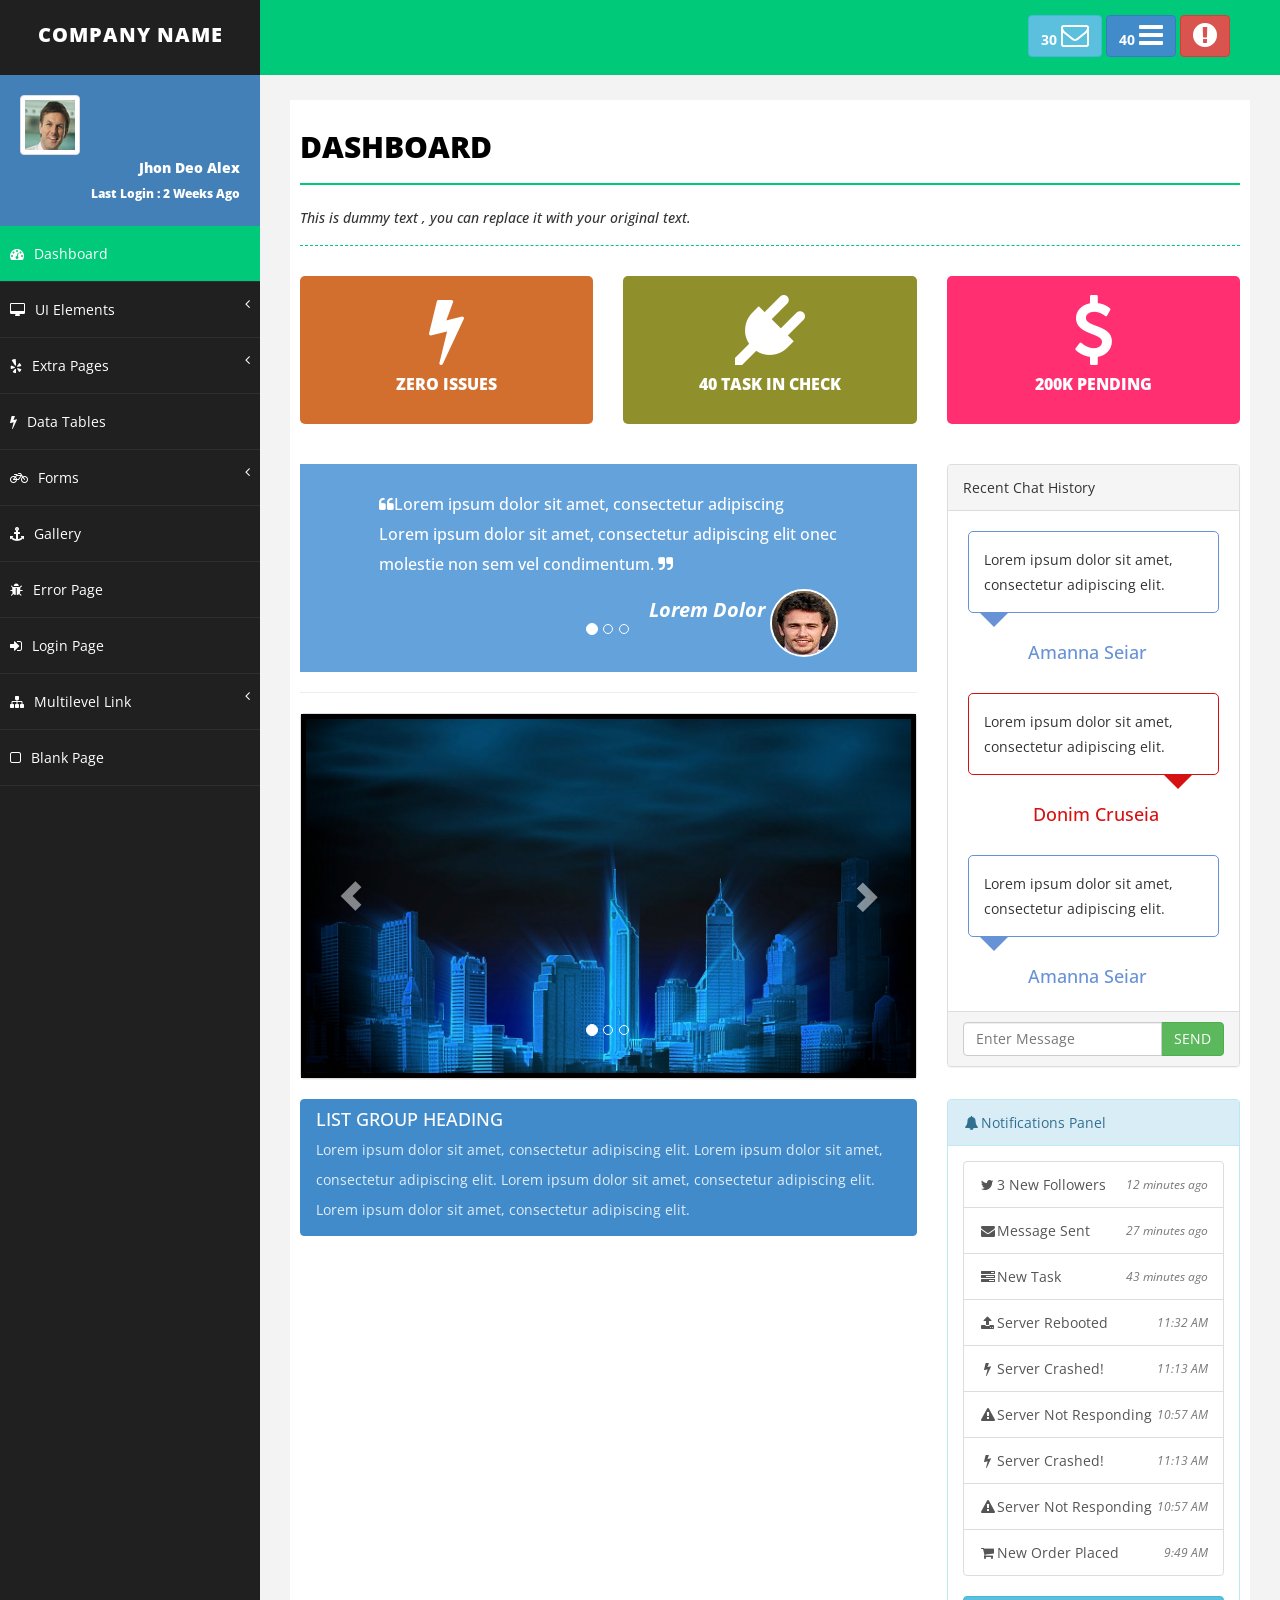
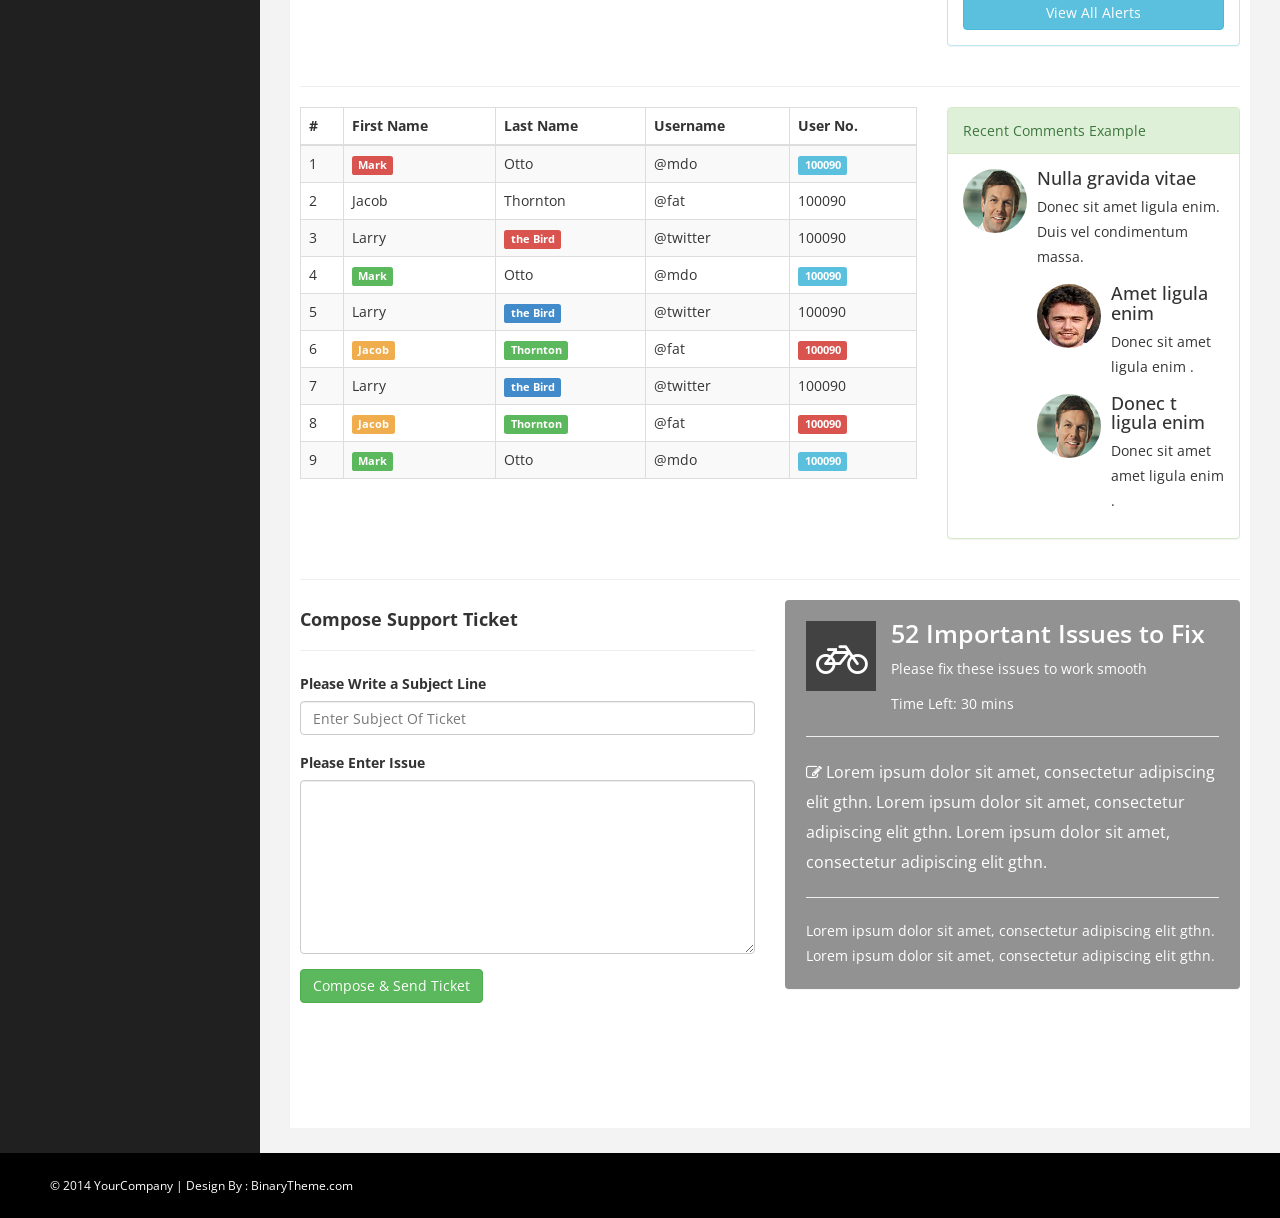
<file: TEMP/bs-advance-admin/advance-admin/index.html>
﻿<!DOCTYPE html>
<html xmlns="http://www.w3.org/1999/xhtml">
<head>
    <meta charset="utf-8" />
    <meta name="viewport" content="width=device-width, initial-scale=1.0" />
    <title>Responsive Bootstrap Advance Admin Template</title>

    <!-- BOOTSTRAP STYLES-->
    <link href="assets/css/bootstrap.css" rel="stylesheet" />
    <!-- FONTAWESOME STYLES-->
    <link href="assets/css/font-awesome.css" rel="stylesheet" />
       <!--CUSTOM BASIC STYLES-->
    <link href="assets/css/basic.css" rel="stylesheet" />
    <!--CUSTOM MAIN STYLES-->
    <link href="assets/css/custom.css" rel="stylesheet" />
    <!-- GOOGLE FONTS-->
    <link href='http://fonts.googleapis.com/css?family=Open+Sans' rel='stylesheet' type='text/css' />
</head>
<body>
    <div id="wrapper">
        <nav class="navbar navbar-default navbar-cls-top " role="navigation" style="margin-bottom: 0">
            <div class="navbar-header">
                <button type="button" class="navbar-toggle" data-toggle="collapse" data-target=".sidebar-collapse">
                    <span class="sr-only">Toggle navigation</span>
                    <span class="icon-bar"></span>
                    <span class="icon-bar"></span>
                    <span class="icon-bar"></span>
                </button>
                <a class="navbar-brand" href="index.html">COMPANY NAME</a>
            </div>

            <div class="header-right">

                <a href="message-task.html" class="btn btn-info" title="New Message"><b>30 </b><i class="fa fa-envelope-o fa-2x"></i></a>
                <a href="message-task.html" class="btn btn-primary" title="New Task"><b>40 </b><i class="fa fa-bars fa-2x"></i></a>
                <a href="login.html" class="btn btn-danger" title="Logout"><i class="fa fa-exclamation-circle fa-2x"></i></a>

            </div>
        </nav>
        <!-- /. NAV TOP  -->
        <nav class="navbar-default navbar-side" role="navigation">
            <div class="sidebar-collapse">
                <ul class="nav" id="main-menu">
                    <li>
                        <div class="user-img-div">
                            <img src="assets/img/user.png" class="img-thumbnail" />

                            <div class="inner-text">
                                Jhon Deo Alex
                            <br />
                                <small>Last Login : 2 Weeks Ago </small>
                            </div>
                        </div>

                    </li>


                    <li>
                        <a class="active-menu" href="index.html"><i class="fa fa-dashboard "></i>Dashboard</a>
                    </li>
                    <li>
                        <a href="#"><i class="fa fa-desktop "></i>UI Elements <span class="fa arrow"></span></a>
                         <ul class="nav nav-second-level">
                            <li>
                                <a href="panel-tabs.html"><i class="fa fa-toggle-on"></i>Tabs & Panels</a>
                            </li>
                            <li>
                                <a href="notification.html"><i class="fa fa-bell "></i>Notifications</a>
                            </li>
                             <li>
                                <a href="progress.html"><i class="fa fa-circle-o "></i>Progressbars</a>
                            </li>
                             <li>
                                <a href="buttons.html"><i class="fa fa-code "></i>Buttons</a>
                            </li>
                             <li>
                                <a href="icons.html"><i class="fa fa-bug "></i>Icons</a>
                            </li>
                             <li>
                                <a href="wizard.html"><i class="fa fa-bug "></i>Wizard</a>
                            </li>
                             <li>
                                <a href="typography.html"><i class="fa fa-edit "></i>Typography</a>
                            </li>
                             <li>
                                <a href="grid.html"><i class="fa fa-eyedropper "></i>Grid</a>
                            </li>
                            
                           
                        </ul>
                    </li>
                     <li>
                        <a href="#"><i class="fa fa-yelp "></i>Extra Pages <span class="fa arrow"></span></a>
                         <ul class="nav nav-second-level">
                            <li>
                                <a href="invoice.html"><i class="fa fa-coffee"></i>Invoice</a>
                            </li>
                            <li>
                                <a href="pricing.html"><i class="fa fa-flash "></i>Pricing</a>
                            </li>
                             <li>
                                <a href="component.html"><i class="fa fa-key "></i>Components</a>
                            </li>
                             <li>
                                <a href="social.html"><i class="fa fa-send "></i>Social</a>
                            </li>
                            
                             <li>
                                <a href="message-task.html"><i class="fa fa-recycle "></i>Messages & Tasks</a>
                            </li>
                            
                           
                        </ul>
                    </li>
                    <li>
                        <a href="table.html"><i class="fa fa-flash "></i>Data Tables </a>
                        
                    </li>
                     <li>
                        <a href="#"><i class="fa fa-bicycle "></i>Forms <span class="fa arrow"></span></a>
                         <ul class="nav nav-second-level">
                           
                             <li>
                                <a href="form.html"><i class="fa fa-desktop "></i>Basic </a>
                            </li>
                             <li>
                                <a href="form-advance.html"><i class="fa fa-code "></i>Advance</a>
                            </li>
                             
                           
                        </ul>
                    </li>
                      <li>
                        <a href="gallery.html"><i class="fa fa-anchor "></i>Gallery</a>
                    </li>
                     <li>
                        <a href="error.html"><i class="fa fa-bug "></i>Error Page</a>
                    </li>
                    <li>
                        <a href="login.html"><i class="fa fa-sign-in "></i>Login Page</a>
                    </li>
                    <li>
                        <a href="#"><i class="fa fa-sitemap "></i>Multilevel Link <span class="fa arrow"></span></a>
                         <ul class="nav nav-second-level">
                            <li>
                                <a href="#"><i class="fa fa-bicycle "></i>Second Level Link</a>
                            </li>
                             <li>
                                <a href="#"><i class="fa fa-flask "></i>Second Level Link</a>
                            </li>
                            <li>
                                <a href="#">Second Level Link<span class="fa arrow"></span></a>
                                <ul class="nav nav-third-level">
                                    <li>
                                        <a href="#"><i class="fa fa-plus "></i>Third Level Link</a>
                                    </li>
                                    <li>
                                        <a href="#"><i class="fa fa-comments-o "></i>Third Level Link</a>
                                    </li>

                                </ul>

                            </li>
                        </ul>
                    </li>
                   
                    <li>
                        <a href="blank.html"><i class="fa fa-square-o "></i>Blank Page</a>
                    </li>
                </ul>

            </div>

        </nav>
        <!-- /. NAV SIDE  -->
        <div id="page-wrapper">
            <div id="page-inner">
                <div class="row">
                    <div class="col-md-12">
                        <h1 class="page-head-line">DASHBOARD</h1>
                        <h1 class="page-subhead-line">This is dummy text , you can replace it with your original text. </h1>

                    </div>
                </div>
                <!-- /. ROW  -->
                <div class="row">
                    <div class="col-md-4">
                        <div class="main-box mb-red">
                            <a href="#">
                                <i class="fa fa-bolt fa-5x"></i>
                                <h5>Zero Issues</h5>
                            </a>
                        </div>
                    </div>
                    <div class="col-md-4">
                        <div class="main-box mb-dull">
                            <a href="#">
                                <i class="fa fa-plug fa-5x"></i>
                                <h5>40 Task In Check</h5>
                            </a>
                        </div>
                    </div>
                    <div class="col-md-4">
                        <div class="main-box mb-pink">
                            <a href="#">
                                <i class="fa fa-dollar fa-5x"></i>
                                <h5>200K Pending</h5>
                            </a>
                        </div>
                    </div>

                </div>
                <!-- /. ROW  -->

                <div class="row">
                    <div class="col-md-8">
                        <div class="row">
                            <div class="col-md-12">

                                <div id="reviews" class="carousel slide" data-ride="carousel">

                                    <div class="carousel-inner">
                                        <div class="item active">

                                            <div class="col-md-10 col-md-offset-1">

                                                <h4><i class="fa fa-quote-left"></i>Lorem ipsum dolor sit amet, consectetur adipiscing Lorem ipsum dolor sit amet, consectetur adipiscing elit onec molestie non sem vel condimentum. <i class="fa fa-quote-right"></i></h4>
                                                <div class="user-img pull-right">
                                                    <img src="assets/img/user.gif" alt="" class="img-u image-responsive" />
                                                </div>
                                                <h5 class="pull-right"><strong class="c-black">Lorem Dolor</strong></h5>
                                            </div>
                                        </div>
                                        <div class="item">
                                            <div class="col-md-10 col-md-offset-1">

                                                <h4><i class="fa fa-quote-left"></i>Lorem ipsum dolor sit amet, consectetur adipiscing Lorem ipsum dolor sit amet, consectetur adipiscing elit onec molestie non sem vel condimentum. <i class="fa fa-quote-right"></i></h4>
                                                <div class="user-img pull-right">
                                                    <img src="assets/img/user.png" alt="" class="img-u image-responsive" />
                                                </div>
                                                <h5 class="pull-right"><strong class="c-black">Lorem Dolor</strong></h5>
                                            </div>

                                        </div>
                                        <div class="item">
                                            <div class="col-md-10 col-md-offset-1">

                                                <h4><i class="fa fa-quote-left"></i>Lorem ipsum dolor sit amet, consectetur adipiscing  Lorem ipsum dolor sit amet, consectetur adipiscing elit onec molestie non sem vel condimentum. <i class="fa fa-quote-right"></i></h4>
                                                <div class="user-img pull-right">
                                                    <img src="assets/img/user.gif" alt="" class="img-u image-responsive" />
                                                </div>
                                                <h5 class="pull-right"><strong class="c-black">Lorem Dolor</strong></h5>
                                            </div>
                                        </div>
                                    </div>
                                    <!--INDICATORS-->
                                    <ol class="carousel-indicators">
                                        <li data-target="#reviews" data-slide-to="0" class="active"></li>
                                        <li data-target="#reviews" data-slide-to="1"></li>
                                        <li data-target="#reviews" data-slide-to="2"></li>
                                    </ol>
                                    <!--PREVIUS-NEXT BUTTONS-->

                                </div>

                            </div>

                        </div>
                        <!-- /. ROW  -->
                        <hr />

                        <div class="panel panel-default">

                            <div id="carousel-example" class="carousel slide" data-ride="carousel" style="border: 5px solid #000;">

                                <div class="carousel-inner">
                                    <div class="item active">

                                        <img src="assets/img/slideshow/1.jpg" alt="" />

                                    </div>
                                    <div class="item">
                                        <img src="assets/img/slideshow/2.jpg" alt="" />

                                    </div>
                                    <div class="item">
                                        <img src="assets/img/slideshow/3.jpg" alt="" />

                                    </div>
                                </div>
                                <!--INDICATORS-->
                                <ol class="carousel-indicators">
                                    <li data-target="#carousel-example" data-slide-to="0" class="active"></li>
                                    <li data-target="#carousel-example" data-slide-to="1"></li>
                                    <li data-target="#carousel-example" data-slide-to="2"></li>
                                </ol>
                                <!--PREVIUS-NEXT BUTTONS-->
                                <a class="left carousel-control" href="#carousel-example" data-slide="prev">
                                    <span class="glyphicon glyphicon-chevron-left"></span>
                                </a>
                                <a class="right carousel-control" href="#carousel-example" data-slide="next">
                                    <span class="glyphicon glyphicon-chevron-right"></span>
                                </a>
                            </div>
                        </div>
                    </div>
                    <!-- /.REVIEWS &  SLIDESHOW  -->
                    <div class="col-md-4">

                        <div class="panel panel-default">
                            <div class="panel-heading">
                                Recent Chat History
                            </div>
                            <div class="panel-body" style="padding: 0px;">
                                <div class="chat-widget-main">


                                    <div class="chat-widget-left">
                                        Lorem ipsum dolor sit amet, consectetur adipiscing elit.
                                    </div>
                                    <div class="chat-widget-name-left">
                                        <h4>Amanna Seiar</h4>
                                    </div>
                                    <div class="chat-widget-right">
                                        Lorem ipsum dolor sit amet, consectetur adipiscing elit.
                                    </div>
                                    <div class="chat-widget-name-right">
                                        <h4>Donim Cruseia </h4>
                                    </div>
                                    <div class="chat-widget-left">
                                        Lorem ipsum dolor sit amet, consectetur adipiscing elit.
                                    </div>
                                    <div class="chat-widget-name-left">
                                        <h4>Amanna Seiar</h4>
                                    </div>
                                    <div class="chat-widget-right">
                                        Lorem ipsum dolor sit amet, consectetur adipiscing elit.
                                    </div>
                                    <div class="chat-widget-name-right">
                                        <h4>Donim Cruseia </h4>
                                    </div>
                                </div>
                            </div>
                            <div class="panel-footer">
                                <div class="input-group">
                                    <input type="text" class="form-control" placeholder="Enter Message" />
                                    <span class="input-group-btn">
                                        <button class="btn btn-success" type="button">SEND</button>
                                    </span>
                                </div>
                            </div>
                        </div>


                    </div>
                    <!--/.Chat Panel End-->
                </div>
                <!-- /. ROW  -->


                <div class="row">

                    <div class="col-md-8">
                        <div class="list-group">
                            <a href="#" class="list-group-item active">
                                <h4 class="list-group-item-heading">LIST GROUP HEADING</h4>
                                <p class="list-group-item-text" style="line-height: 30px;">
                                    Lorem ipsum dolor sit amet, consectetur adipiscing elit.
        Lorem ipsum dolor sit amet, consectetur adipiscing elit.
        Lorem ipsum dolor sit amet, consectetur adipiscing elit.
        Lorem ipsum dolor sit amet, consectetur adipiscing elit.
                                </p>
                            </a>
                        </div>
                        <br />
                        <!-- 16:9 aspect ratio -->
                        <div class="embed-responsive embed-responsive-16by9">
                            <iframe class="embed-responsive-item" src="//www.youtube.com/embed/zpOULjyy-n8?rel=0"></iframe>
                        </div>
                    </div>
                    <div class="col-md-4">
                        <div class="panel panel-info">
                            <div class="panel-heading">
                                <i class="fa fa-bell fa-fw"></i>Notifications Panel
                            </div>

                            <div class="panel-body">
                                <div class="list-group">

                                    <a href="#" class="list-group-item">
                                        <i class="fa fa-twitter fa-fw"></i>3 New Followers
                                    <span class="pull-right text-muted small"><em>12 minutes ago</em>
                                    </span>
                                    </a>
                                    <a href="#" class="list-group-item">
                                        <i class="fa fa-envelope fa-fw"></i>Message Sent
                                    <span class="pull-right text-muted small"><em>27 minutes ago</em>
                                    </span>
                                    </a>
                                    <a href="#" class="list-group-item">
                                        <i class="fa fa-tasks fa-fw"></i>New Task
                                    <span class="pull-right text-muted small"><em>43 minutes ago</em>
                                    </span>
                                    </a>
                                    <a href="#" class="list-group-item">
                                        <i class="fa fa-upload fa-fw"></i>Server Rebooted
                                    <span class="pull-right text-muted small"><em>11:32 AM</em>
                                    </span>
                                    </a>
                                    <a href="#" class="list-group-item">
                                        <i class="fa fa-bolt fa-fw"></i>Server Crashed!
                                    <span class="pull-right text-muted small"><em>11:13 AM</em>
                                    </span>
                                    </a>
                                    <a href="#" class="list-group-item">
                                        <i class="fa fa-warning fa-fw"></i>Server Not Responding
                                    <span class="pull-right text-muted small"><em>10:57 AM</em>
                                    </span>
                                    </a>

                                    <a href="#" class="list-group-item">
                                        <i class="fa fa-bolt fa-fw"></i>Server Crashed!
                                    <span class="pull-right text-muted small"><em>11:13 AM</em>
                                    </span>
                                    </a>
                                    <a href="#" class="list-group-item">
                                        <i class="fa fa-warning fa-fw"></i>Server Not Responding
                                    <span class="pull-right text-muted small"><em>10:57 AM</em>
                                    </span>
                                    </a>
                                    <a href="#" class="list-group-item">
                                        <i class="fa fa-shopping-cart fa-fw"></i>New Order Placed
                                    <span class="pull-right text-muted small"><em>9:49 AM</em>
                                    </span>
                                    </a>
                                </div>
                                <!-- /.list-group -->
                                <a href="#" class="btn btn-info btn-block">View All Alerts</a>
                            </div>

                        </div>
                    </div>
                </div>
                <!--/.Row-->
                <hr />
                <div class="row">

                    <div class="col-md-8">

                        <div class="table-responsive">
                            <table class="table table-striped table-bordered table-hover">
                                <thead>
                                    <tr>
                                        <th>#</th>
                                        <th>First Name</th>
                                        <th>Last Name</th>
                                        <th>Username</th>
                                        <th>User No.</th>
                                    </tr>
                                </thead>
                                <tbody>
                                    <tr>
                                        <td>1</td>
                                        <td><span class="label label-danger">Mark</span></td>
                                        <td>Otto</td>
                                        <td>@mdo</td>
                                        <td><span class="label label-info">100090</span></td>
                                    </tr>
                                    <tr>
                                        <td>2</td>
                                        <td>Jacob</td>
                                        <td>Thornton</td>
                                        <td>@fat</td>
                                        <td>100090</td>
                                    </tr>
                                    <tr>
                                        <td>3</td>
                                        <td>Larry</td>
                                        <td><span class="label label-danger">the Bird</span> </td>
                                        <td>@twitter</td>
                                        <td>100090</td>
                                    </tr>
                                    <tr>
                                        <td>4</td>
                                        <td><span class="label label-success">Mark</span></td>
                                        <td>Otto</td>
                                        <td>@mdo</td>
                                        <td><span class="label label-info">100090</span></td>
                                    </tr>

                                    <tr>
                                        <td>5</td>
                                        <td>Larry</td>
                                        <td><span class="label label-primary">the Bird</span></td>
                                        <td>@twitter</td>
                                        <td>100090</td>
                                    </tr>
                                    <tr>
                                        <td>6</td>
                                        <td><span class="label label-warning">Jacob</span></td>
                                        <td><span class="label label-success">Thornton</span></td>
                                        <td>@fat</td>
                                        <td><span class="label label-danger">100090</span></td>
                                    </tr>
                                    <tr>
                                        <td>7</td>
                                        <td>Larry</td>
                                        <td><span class="label label-primary">the Bird</span></td>
                                        <td>@twitter</td>
                                        <td>100090</td>
                                    </tr>
                                    <tr>
                                        <td>8</td>
                                        <td><span class="label label-warning">Jacob</span></td>
                                        <td><span class="label label-success">Thornton</span></td>
                                        <td>@fat</td>
                                        <td><span class="label label-danger">100090</span></td>
                                    </tr>
                                    <tr>
                                        <td>9</td>
                                        <td><span class="label label-success">Mark</span></td>
                                        <td>Otto</td>
                                        <td>@mdo</td>
                                        <td><span class="label label-info">100090</span></td>
                                    </tr>
                                </tbody>
                            </table>
                        </div>




                    </div>
                    <div class="col-md-4">
                        <div class="panel panel-success">
                            <div class="panel-heading">
                                Recent Comments Example
                            </div>
                            <div class="panel-body">
                                <ul class="media-list">

                                    <li class="media">

                                        <div class="media-body">

                                            <div class="media">
                                                <a class="pull-left" href="#">
                                                    <img class="media-object img-circle img-comments" src="assets/img/user.png" />
                                                </a>
                                                <div class="media-body">
                                                    <h4 class="media-heading">Nulla gravida vitae  </h4>
                                                    Donec sit amet ligula enim. Duis vel condimentum massa.
              
              <!-- Nested media object -->
                                                    <div class="media">
                                                        <a class="pull-left" href="#">
                                                            <img class="media-object img-circle img-comments" src="assets/img/user.gif" />
                                                        </a>
                                                        <div class="media-body">
                                                            <h4 class="media-heading">Amet ligula enim</h4>
                                                            Donec sit amet ligula enim .
                                                        </div>
                                                    </div>
                                                    <div class="media">
                                                        <a class="pull-left" href="#">
                                                            <img class="media-object img-circle img-comments" src="assets/img/user.png" />
                                                        </a>
                                                        <div class="media-body">
                                                            <h4 class="media-heading">Donec t ligula enim</h4>
                                                            Donec sit amet  amet ligula enim . 
                                                        </div>
                                                    </div>
                                                </div>
                                            </div>

                                        </div>
                                    </li>

                                </ul>
                            </div>
                        </div>
                    </div>
                </div>
                <!--/.Row-->
                <hr />
                <div class="row" style="padding-bottom: 100px; `">
                    <div class="col-md-6">
                        <div id="comments-sec">
                            <h4><strong>Compose Support Ticket </strong></h4>
                            <hr />


                            <div class="form-group  ">
                                <label>Please Write a Subject Line</label>
                                <input type="text" class="form-control" required="required" placeholder="Enter Subject Of Ticket" />
                            </div>
                            <div class="form-group ">
                                <label>Please Enter Issue</label>
                                <textarea class="form-control" rows="8"></textarea>
                            </div>
                            <div class="form-group">
                                <button type="submit" class="btn btn-success">Compose &amp; Send Ticket</button>
                            </div>
                        </div>

                    </div>
                    <div class="col-md-6">
                        <div class="panel panel-back noti-box">
                            <span class="icon-box bg-color-black">
                                <i class="fa fa-bicycle"></i>
                            </span>
                            <div class="text-box">
                                <p class="main-text">52 Important Issues to Fix </p>
                                <p>Please fix these issues to work smooth</p>
                                <p>Time Left: 30 mins</p>
                                <hr />
                                <p>
                                    <span class=" color-bottom-txt"><i class="fa fa-edit"></i>
                                        Lorem ipsum dolor sit amet, consectetur adipiscing elit gthn. 
                              Lorem ipsum dolor sit amet, consectetur adipiscing elit gthn. 
                               Lorem ipsum dolor sit amet, consectetur adipiscing elit gthn.
                             
                                    </span>


                                </p>
                                <hr />
                                Lorem ipsum dolor sit amet, consectetur adipiscing elit gthn. 
                               Lorem ipsum dolor sit amet, consectetur adipiscing elit gthn.
                            </div>
                        </div>
                    </div>
                </div>
                <!--/.ROW-->

            </div>
            <!-- /. PAGE INNER  -->
        </div>
        <!-- /. PAGE WRAPPER  -->
    </div>
    <!-- /. WRAPPER  -->

    <div id="footer-sec">
        &copy; 2014 YourCompany | Design By : <a href="http://www.binarytheme.com/" target="_blank">BinaryTheme.com</a>
    </div>
    <!-- /. FOOTER  -->
    <!-- SCRIPTS -AT THE BOTOM TO REDUCE THE LOAD TIME-->
    <!-- JQUERY SCRIPTS -->
    <script src="assets/js/jquery-1.10.2.js"></script>
    <!-- BOOTSTRAP SCRIPTS -->
    <script src="assets/js/bootstrap.js"></script>
    <!-- METISMENU SCRIPTS -->
    <script src="assets/js/jquery.metisMenu.js"></script>
       <!-- CUSTOM SCRIPTS -->
    <script src="assets/js/custom.js"></script>
    


</body>
</html>
</file>
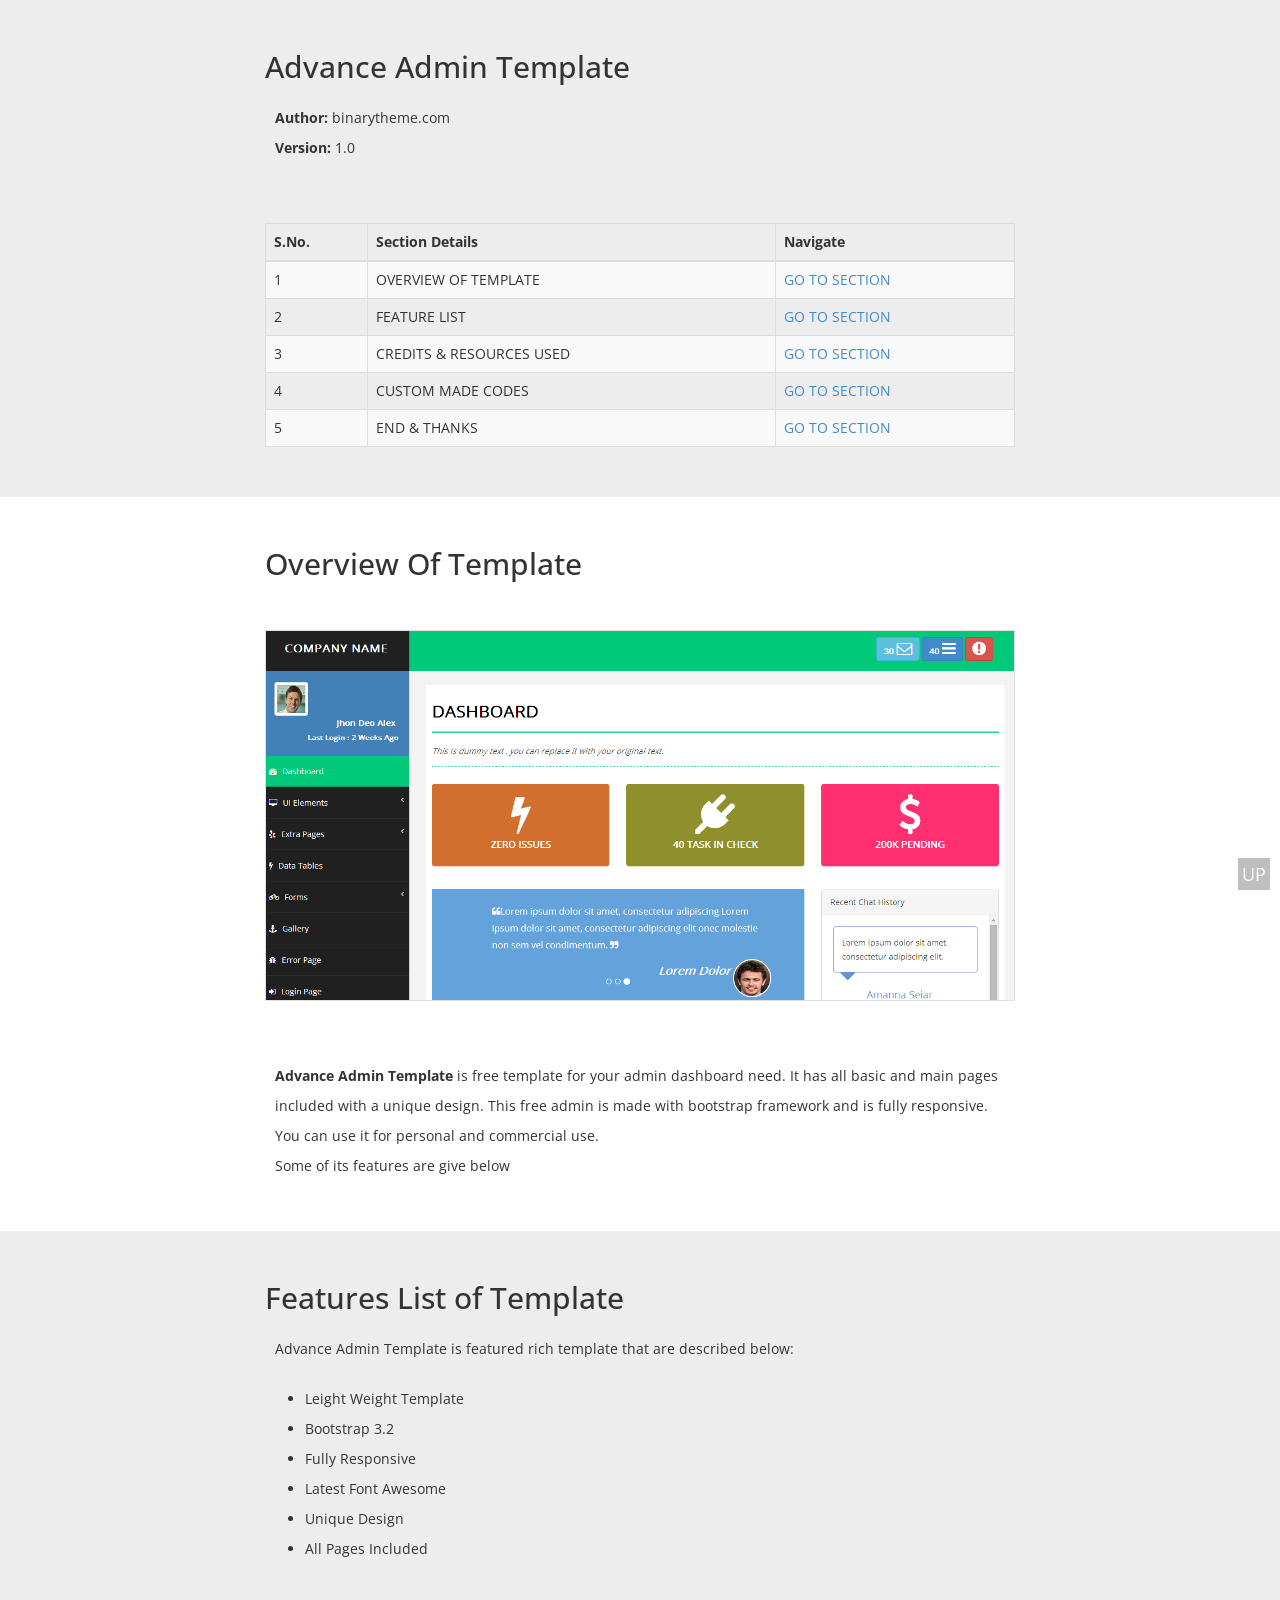
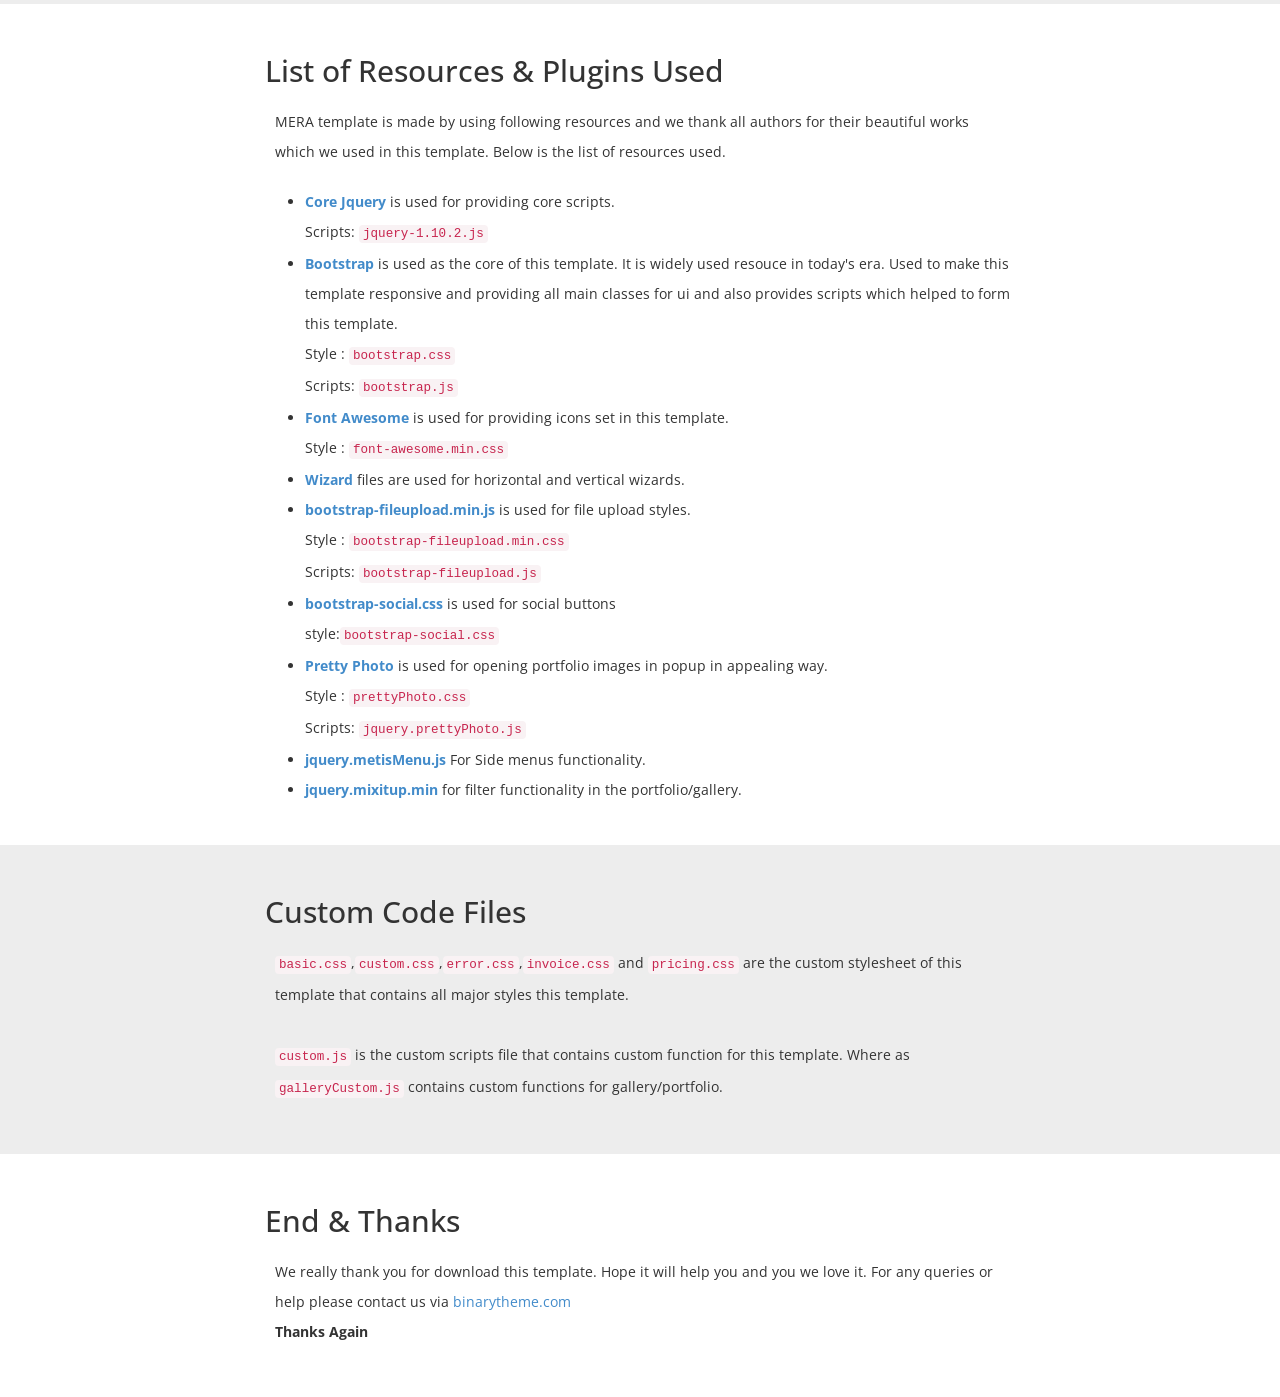
<file: TEMP/bs-advance-admin/help-docs/index.html>
﻿<!DOCTYPE html>
<html xmlns="http://www.w3.org/1999/xhtml">
<head>
    <meta charset="utf-8" />
    <meta name="viewport" content="width=device-width, initial-scale=1, maximum-scale=1" />
    <meta name="description" content="" />
    <meta name="author" content="" />
    <!--[if IE]>
        <meta http-equiv="X-UA-Compatible" content="IE=edge,chrome=1">
        <![endif]-->
    <title>ADVANCE ADMIN TEMPLATE</title>
    <!-- BOOTSTRAP CORE STYLE CSS -->
    <link href="assets/css/bootstrap.css" rel="stylesheet" />
    <!-- CUSTOM STYLE CSS -->
    <link href="assets/css/style.css" rel="stylesheet" />    
    <!-- GOOGLE FONT -->
    <link href='http://fonts.googleapis.com/css?family=Open+Sans' rel='stylesheet' type='text/css' />

</head>
<body>
    
    <section id="Intro" style="background-color:#ededed;" >
            <div class="container">
           <div class="row  " >
            <div class="col-md-8 col-md-offset-2 col-sm-10 col-sm-offset-1 col-sm-12">
                <h2>Advance Admin Template</h2>
                <p>
                 <b> Author:</b> binarytheme.com
                    <br />
                   <b> Version:</b> 1.0
                     
                    
                </p>
               <br /><br />
                <div class="table-responsive">
                                <table class="table table-striped table-bordered table-hover  scrollclass">
                                    <thead>
                                        <tr>
                                            <th>S.No.</th>
                                            <th>Section Details</th>
                                            <th>Navigate</th>
                                        </tr>
                                    </thead>
                                    <tbody>
                                        <tr>
                                            <td>1</td>
                                            <td>OVERVIEW OF TEMPLATE</td>
                                            <td><a href="#overview">GO TO SECTION</a></td>
                                        </tr>
                                        <tr>
                                            <td>2</td>
                                            <td>FEATURE LIST</td>
                                            <td><a href="#features">GO  TO SECTION</a></td>
                                        </tr>
                                       
                                         <tr>
                                            <td>3</td>
                                            <td>CREDITS &  RESOURCES USED</td>
                                            <td><a href="#resources">GO  TO SECTION</a></td>
                                        </tr>
                                         <tr>
                                            <td>4</td>
                                            <td>CUSTOM MADE CODES </td>
                                            <td><a href="#custom">GO  TO SECTION</a></td>
                                        </tr>
                                         <tr>
                                            <td>5</td>
                                            <td>END & THANKS</td>
                                            <td><a href="#end">GO  TO SECTION</a></td>
                                        </tr>
                                    </tbody>
                                </table>
                            </div>
            </div>
               
               </div>
        </div>
       </section>
        
       <section id="overview" >
            <div class="container">
           <div class="row  " >
            <div class="col-md-8 col-md-offset-2 col-sm-10 col-sm-offset-1 col-sm-12">
                <h2>Overview Of Template</h2>
                <img src="assets/img/help-img.png" alt="" class="img-responsive" style="margin-top:50px;margin-bottom:50px;border:1px solid #e1e1e1" />
                <p>
                  <b>Advance Admin Template</b> is free template for your admin dashboard need. It has all basic and main pages included with a unique design.
                    This free admin is made with bootstrap framework and is fully responsive. You can use it for personal and commercial use.
                    <br />
                    Some of its features are give below
                    
                                     
                </p>
            </div>
               
               </div>
        </div>
       </section>
        <section id="features" style="background-color:#ededed;" >
            <div class="container">
           <div class="row " >
            <div class="col-md-8 col-md-offset-2 col-sm-10 col-sm-offset-1 col-sm-12">
                <h2>Features List of Template</h2>
                <p>
                  Advance Admin Template is featured rich template that are described below: 

                </p>
                <ul>
                     <li>
                        Leight Weight Template
                    </li>
                     <li>
                        Bootstrap 3.2
                    </li>
                     
                   
                                           <li>
                      Fully Responsive
                    </li>
                      <li>
                      Latest Font Awesome
                    </li>
                     <li>
                      Unique Design
                    </li>
                     <li>
                      All Pages Included
                    </li>
                </ul>
            </div>
               
               </div>
        </div>
        </section>
         
    <section id="resources" style="background-color:#fff;" >
            <div class="container">
           <div class="row " >
            <div class="col-md-8 col-md-offset-2 col-sm-10 col-sm-offset-1 col-sm-12">
                <h2>List of Resources & Plugins Used</h2>
                <p>
                 MERA template is made by using following resources and we thank all authors for their beautiful works which we used in this template.
                    Below is the list of resources used. 

                </p>
                <ul>
                      <li>
                       <b><a target="_blank" href="http://jquery.com/">Core Jquery</a>  </b> is used for providing core scripts.
                         <br />
                            Scripts: <code>jquery-1.10.2.js</code>
                    </li>
                     <li>
                       <b><a target="_blank" href="http://getbootstrap.com/">Bootstrap</a>  </b> is used as the core of this template. 
                         It is widely used resouce in today's era. Used to make this template responsive and providing all main 
                         classes for ui and also provides scripts which helped to form this template.
                         <br />
                         Style : <code>bootstrap.css</code>
                         <br />
                         Scripts: <code>bootstrap.js</code>
                    </li>
                     <li>
                       <b><a target="_blank" href="http://fortawesome.github.io/Font-Awesome/">Font Awesome</a>  </b> is used for providing icons set in this template.
                         <br />
                         Style : <code>font-awesome.min.css</code>
                       
                    </li>
                    <li>
                       <b><a target="_blank" href="http://www.jquery-steps.com/Examples">Wizard</a>  </b> files are used for horizontal and vertical wizards.
                        
                       
                    </li>
                     <li>
                       <b><a target="_blank" href="http://code.google.com/p/motech/source/browse/platform/server-bundle/src/main/resources/webapp/lib/bootstrap/bootstrap-fileupload.min.js?spec=svn99251bc5964f456b836722b05361749ba31028e2&r=99251bc5964f456b836722b05361749ba31028e2">bootstrap-fileupload.min.js</a>  </b> is used for file upload styles.
                         <br />
                         Style : <code>bootstrap-fileupload.min.css</code>
                         <br />
                       Scripts: <code>bootstrap-fileupload.js</code>
                    </li>
                      <li>
                       <b><a target="_blank" href="http://lipis.github.io/bootstrap-social/">bootstrap-social.css</a>  </b> is used for social buttons
                      <br />
                           style:<code>bootstrap-social.css</code>
                    </li>
                                          
                      <li>
                       <b><a target="_blank" href="https://github.com/scaron/prettyphoto">Pretty Photo</a>  </b> is used for opening portfolio images in popup in appealing way.
                         <br />
                         Style : <code>prettyPhoto.css</code>
                       <br />
                         Scripts: <code>jquery.prettyPhoto.js</code>
                    </li>
                      <li>
                       <b><a target="_blank" href="https://github.com/onokumus/metisMenu">jquery.metisMenu.js</a>  </b> For Side menus functionality.
                        
                    </li>
                    
                     <li>
                       <b><a target="_blank" href="https://mixitup.kunkalabs.com/">jquery.mixitup.min</a>  </b> for filter functionality in the portfolio/gallery.
                        
                    </li>
                </ul>
            </div>
               
               </div>
        </div>
        </section>
    <section id="custom" style="background-color:#ededed;" >
            <div class="container">
           <div class="row " >
            <div class="col-md-8 col-md-offset-2 col-sm-10 col-sm-offset-1 col-sm-12">
                <h2>Custom Code Files</h2>
                <p>
                  <code>basic.css</code>,<code>custom.css</code>,<code>error.css</code>,<code>invoice.css</code> and <code>pricing.css</code> are the  custom stylesheet of this template that contains all major styles this template.
                </p>
                

               <p>
                  <code>custom.js</code> is the custom scripts file that contains custom function for this template. Where as <code>galleryCustom.js</code> contains custom functions for gallery/portfolio.
                </p>
                
            </div>
               
               </div>
        </div>
        </section>
    <section id="end" style="background-color:#fff;" >
            <div class="container">
           <div class="row " >
            <div class="col-md-8 col-md-offset-2 col-sm-10 col-sm-offset-1 col-sm-12">
                <h2>End & Thanks</h2>
                <p>
                 We really thank you for download this template. Hope it will help you and you we love it. For any queries or help please contact us via <a target="_blank" href="http://www.binarytheme.com/">binarytheme.com</a>
                    <br />
                  <b>Thanks Again</b>  
                </p>
            
            </div>
               
               </div>
        </div>
        </section>
    <div class="scrollclass">

      
    <a href="#Intro" class="scrollup">UP</a>
          </div>
     <!--END SCROLLUP LINK SECTION-->
    <!-- JAVASCRIPT FILES PLACED AT THE BOTTOM TO REDUCE THE LOADING TIME  -->
    <!-- CORE JQUERY  -->
    <script src="assets/plugins/jquery-1.10.2.js"></script>
    <!-- BOOTSTRAP SCRIPTS  -->
    <script src="assets/plugins/bootstrap.js"></script>
     <!-- EASING SCROLL SCRIPTS PLUGIN  -->
    <script src="assets/plugins/jquery.easing.min.js"></script>
    <script>
         <!-- CUSTOM SCROLL SCRIPT FUNCTION FOR NAVBAR  -->
        $(function () {
            $('.scrollclass a').bind('click', function (event) { //just pass scrollclass in design and start scrolling
                var $anchor = $(this);
                $('html, body').stop().animate({
                    scrollTop: $($anchor.attr('href')).offset().top
                }, 1200, 'easeInOutExpo');
                event.preventDefault();
            });
        });
       
    </script>
</body>
</html>
</file>
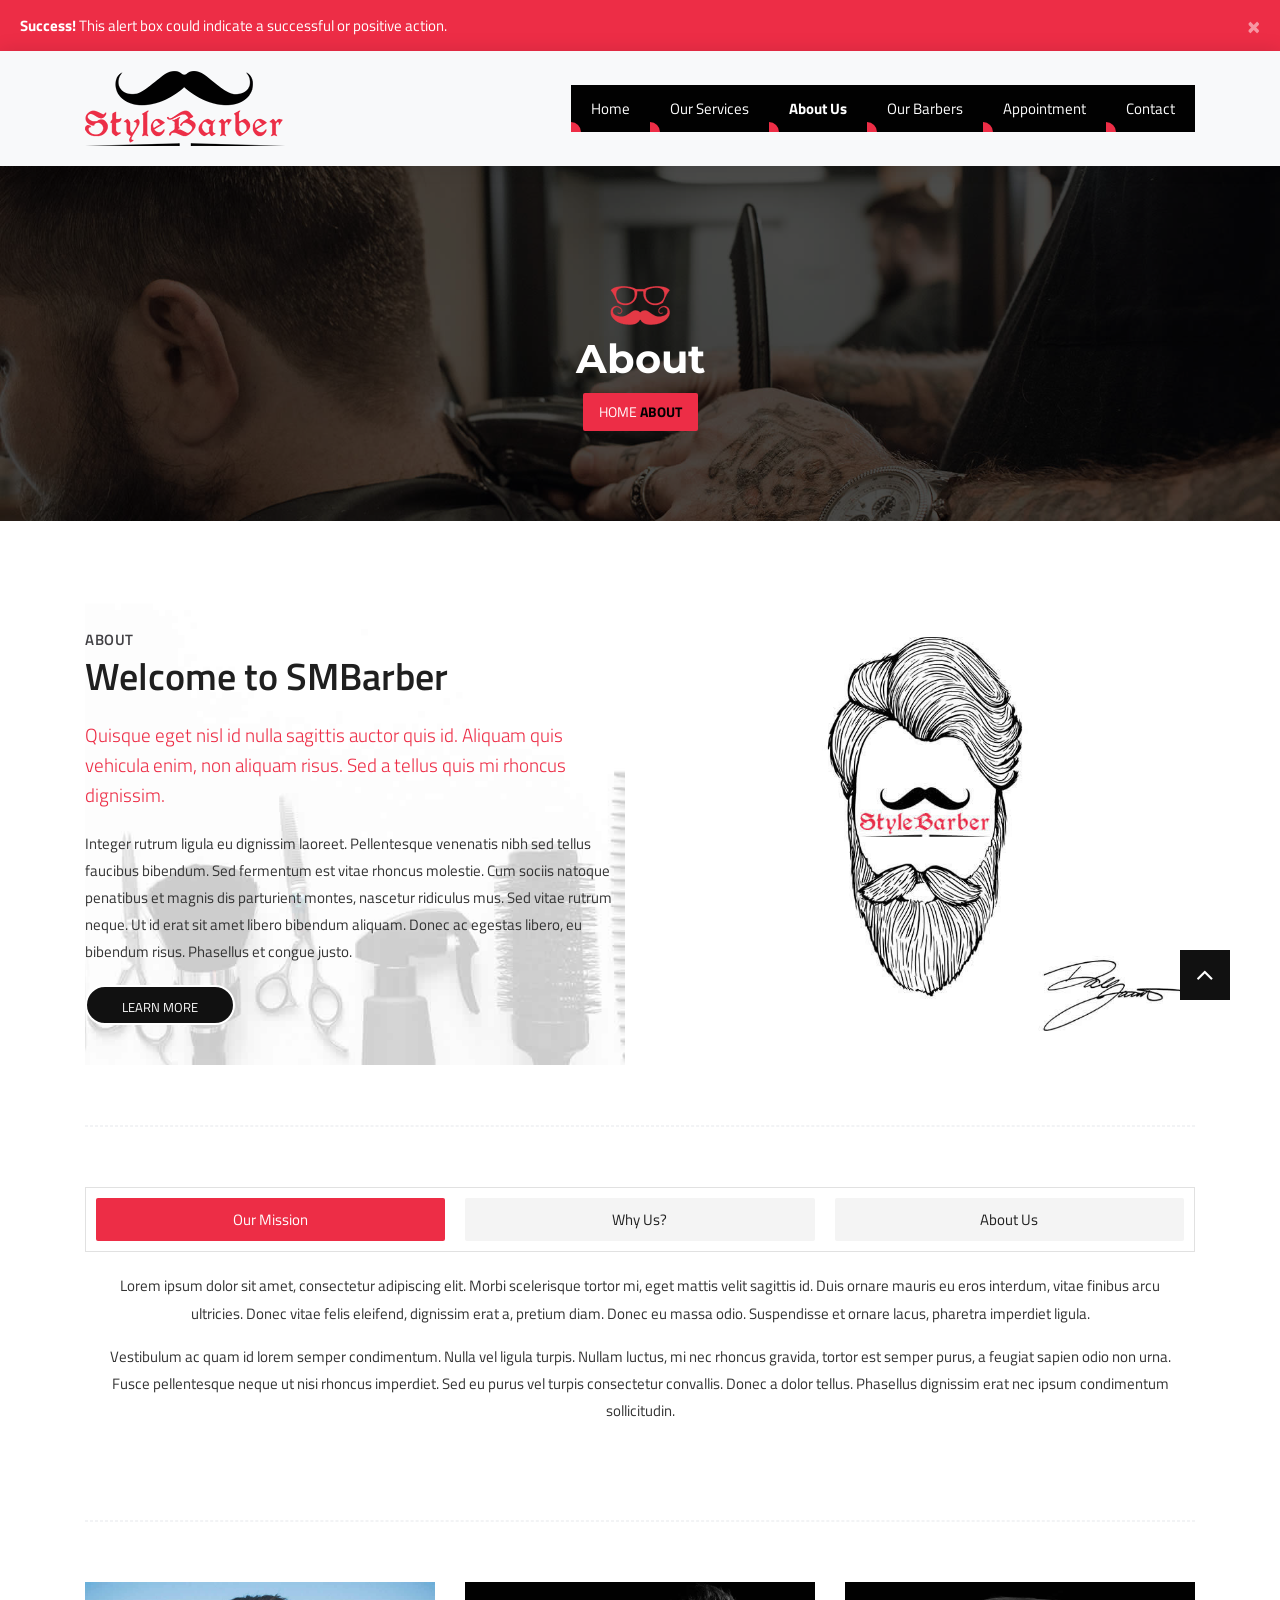
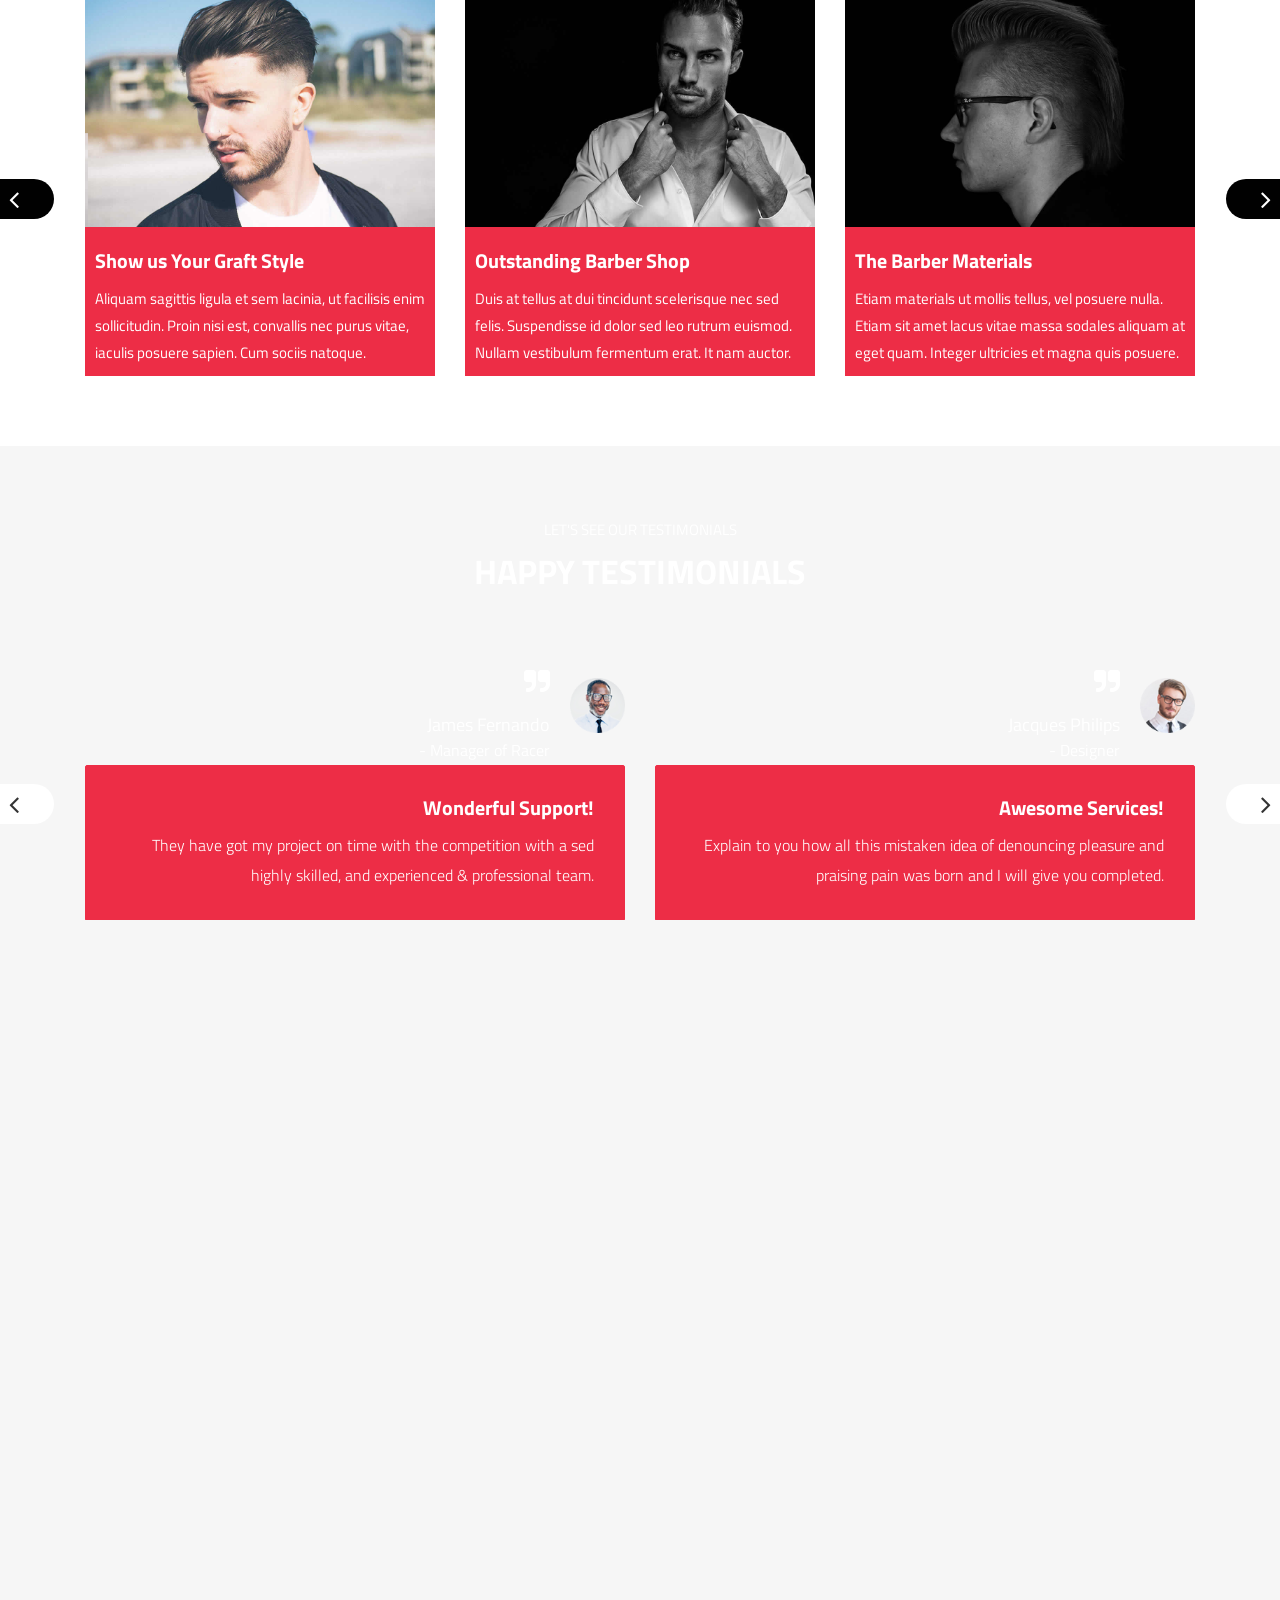
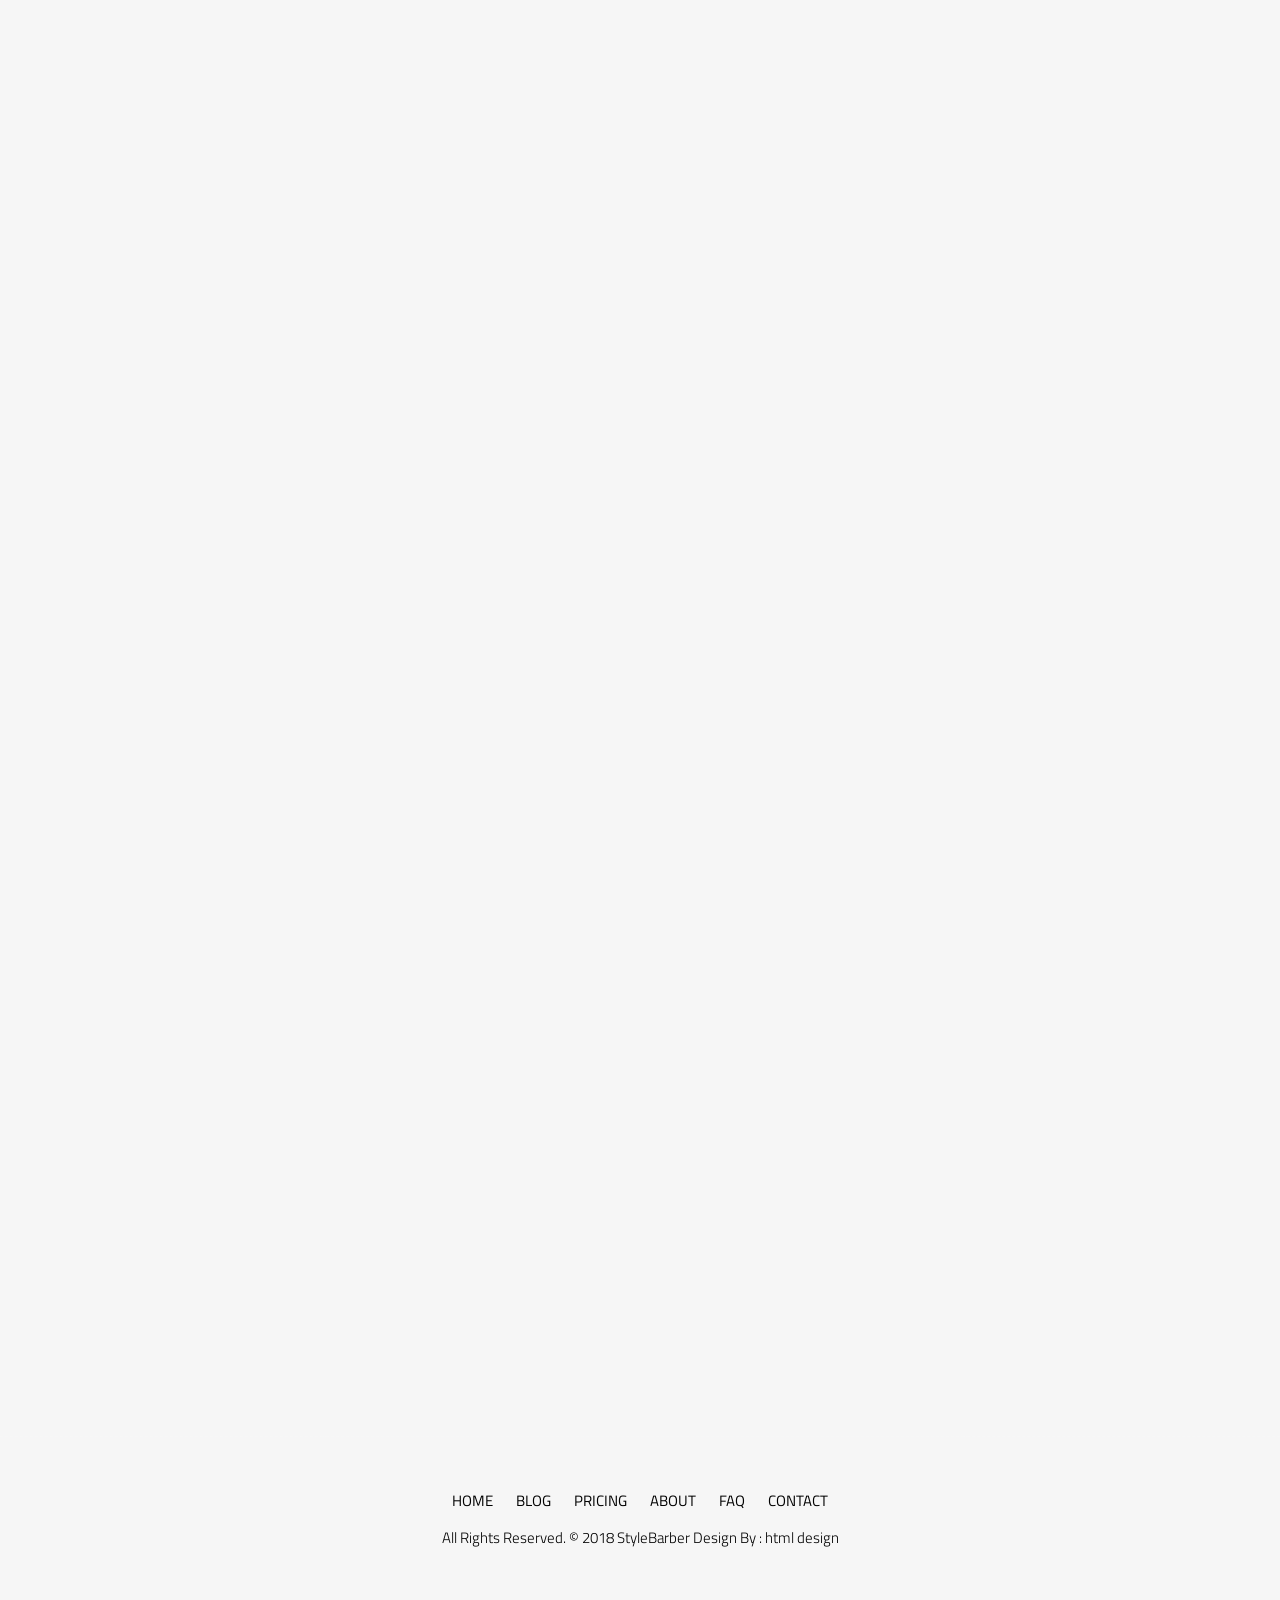
<file: TEMP/style-barber/about.html>
<!DOCTYPE html>
<html lang="en">

    <!-- Basic -->
    <meta charset="utf-8">
    <meta http-equiv="X-UA-Compatible" content="IE=edge">   
   
    <!-- Mobile Metas -->
    <meta name="viewport" content="width=device-width, minimum-scale=1.0, maximum-scale=1.0, user-scalable=no">
 
     <!-- Site Metas -->
    <title>StyleBarber - Bootstrap 4 Responsive HTML5 Template</title>  
    <meta name="keywords" content="">
    <meta name="description" content="">
    <meta name="author" content="">

    <!-- Site Icons -->
    <link rel="shortcut icon" href="images/favicon.ico" type="image/x-icon" />
    <link rel="apple-touch-icon" href="images/apple-touch-icon.png">

    <!-- Bootstrap CSS -->
    <link rel="stylesheet" href="css/bootstrap.min.css">
    <!-- Site CSS -->
    <link rel="stylesheet" href="style.css">
    <!-- ALL VERSION CSS -->
    <link rel="stylesheet" href="css/versions.css">
    <!-- Responsive CSS -->
    <link rel="stylesheet" href="css/responsive.css">
    <!-- Custom CSS -->
    <link rel="stylesheet" href="css/custom.css">

    <!--[if lt IE 9]>
      <script src="https://oss.maxcdn.com/libs/html5shiv/3.7.0/html5shiv.js"></script>
      <script src="https://oss.maxcdn.com/libs/respond.js/1.4.2/respond.min.js"></script>
    <![endif]-->

</head>
<body class="barber_version">

    <!-- LOADER -->
    <div id="preloader">
        <div class="cube-wrapper">
		  <div class="cube-folding">
			<span class="leaf1"></span>
			<span class="leaf2"></span>
			<span class="leaf3"></span>
			<span class="leaf4"></span>
		  </div>
		  <div class="mus">
			<img src="images/lode-img.png" alt="" />
		  </div>
		  <span class="loading" data-name="Loading">SMBarber Loading</span>
		</div>
    </div><!-- end loader -->
    <!-- END LOADER -->

	<div class="top-add alert alert-light alert-dismissible">
		<button type="button" class="close" data-dismiss="alert">&times;</button>
		<strong>Success!</strong> This alert box could indicate a successful or positive action.
	</div>
    <!-- Start header -->
	<header class="top-navbar">
		<nav class="navbar navbar-expand-lg navbar-light bg-light">
			<div class="container">
				<a class="navbar-brand" href="index.html">
					<img src="images/logo.png" alt="" />
				</a>
				<button class="navbar-toggler collapsed" type="button" data-toggle="collapse" data-target="#navbars-rs-food" aria-controls="navbars-rs-food" aria-expanded="false" aria-label="Toggle navigation">
					<span class="icon-bar top-bar"></span>
					<span class="icon-bar middle-bar"></span>
					<span class="icon-bar bottom-bar"></span>
				</button>
				<div class="collapse navbar-collapse" id="navbars-rs-food">
					<ul class="navbar-nav ml-auto">
						<li class="nav-item"><a class="nav-link" href="index.html">Home</a></li>
						<li class="nav-item"><a class="nav-link" href="services.html">Our Services</a></li>
						<li class="nav-item active"><a class="nav-link" href="about.html">About Us</a></li>
						<li class="nav-item"><a class="nav-link" href="barbers.html">Our Barbers</a></li>
						<li class="nav-item"><a class="nav-link" href="appointment.html">Appointment</a></li>
						<li class="nav-item"><a class="nav-link" href="contact.html">Contact</a></li>
					</ul>
				</div>
			</div>
		</nav>
	</header>
	<!-- End header -->

	<!-- Page Content -->
	<div id="page-content-wrapper">		
		<div class="all-page-bar">
			<div class="container">
				<div class="row">
					<div class="col-xs-12 col-sm-12 col-md-12">
						<div class="title title-1 text-center">
							<div class="much">
								<img src="uploads/mustache.png" alt=""/>
							</div>
							
							<div class="title--heading">
								<h1>About</h1>
							</div>
							<div class="clearfix"></div>
							
							<ol class="breadcrumb">
								<li><a href="index-3.html">Home</a></li>
								<li class="active">About</li>
							</ol>
						</div>
						<!-- .title end -->
					</div>
				</div>
			</div>
		</div><!-- end all-page-bar -->

		<div class="section wb">
			<div class="container">
				<div class="row align-items-center">
					<div class="col-md-6 text-left">
						<div class="message-box">
							<h4>About</h4>
							<h2>Welcome to SMBarber</h2>
							<p class="lead">Quisque eget nisl id nulla sagittis auctor quis id. Aliquam quis vehicula enim, non aliquam risus. Sed a tellus quis mi rhoncus dignissim.</p>

							<p> Integer rutrum ligula eu dignissim laoreet. Pellentesque venenatis nibh sed tellus faucibus bibendum. Sed fermentum est vitae rhoncus molestie. Cum sociis natoque penatibus et magnis dis parturient montes, nascetur ridiculus mus. Sed vitae rutrum neque. Ut id erat sit amet libero bibendum aliquam. Donec ac egestas libero, eu bibendum risus. Phasellus et congue justo. </p>

							<a href="#services" data-scroll class="btn btn-light btn-radius btn-brd grd1 effect-1">Learn More</a>
						</div><!-- end messagebox -->
					</div><!-- end col -->
					<div class="col-md-6 text-center">
						<div class="right-box">
							<img class="img-fluid" src="uploads/about-img.jpg" alt="" />
						</div>
					</div><!-- end col -->
				</div><!-- end row -->
				
				<hr class="hr1"> 
				
				<div class="row">
					<div class="col-md-12">
						<div class="about-tab">
							<ul class="nav nav-pills nav-justified" id="myTab" role="tablist">
								<li class="nav-item"><a class="nav-link active" href="#tab_a" data-toggle="tab">Our Mission</a></li>
								<li class="nav-item"><a class="nav-link" href="#tab_b" data-toggle="tab">Why Us?</a></li>
								<li class="nav-item"><a class="nav-link" href="#tab_c" data-toggle="tab">About Us</a></li>								
							</ul>
							<div class="tab-content">
								<div class="tab-pane fade show active" id="tab_a">
									<p>Lorem ipsum dolor sit amet, consectetur adipiscing elit. Morbi scelerisque tortor mi, eget mattis velit sagittis id. Duis ornare mauris eu eros interdum, vitae finibus arcu ultricies. Donec vitae felis eleifend, dignissim erat a, pretium diam. Donec eu massa odio. Suspendisse et ornare lacus, pharetra imperdiet ligula.</p>
									<p>Vestibulum ac quam id lorem semper condimentum. Nulla vel ligula turpis. Nullam luctus, mi nec rhoncus gravida, tortor est semper purus, a feugiat sapien odio non urna. Fusce pellentesque neque ut nisi rhoncus imperdiet. Sed eu purus vel turpis consectetur convallis. Donec a dolor tellus. Phasellus dignissim erat nec ipsum condimentum sollicitudin. </p>
								</div>
								<div class="tab-pane fade" id="tab_b">
									<p>There are many variations of passages of Lorem Ipsum available, but the majority have suffered alteration in some form, by injected humour, or randomised words which don't look even slightly believable. If you are going to use a passage of Lorem Ipsum, you need to be sure there isn't anything embarrassing hidden in the middle of text.</p>
									<ul>
										<li><i class="fa fa-circle-o" aria-hidden="true"></i>User Experince</li>
										<li><i class="fa fa-circle-o" aria-hidden="true"></i>Full Devices</li>
										<li><i class="fa fa-circle-o" aria-hidden="true"></i>Awesome Design</li>
										<li><i class="fa fa-circle-o" aria-hidden="true"></i>Visual Impact</li>
										<li><i class="fa fa-circle-o" aria-hidden="true"></i>100% Sincronized</li>
										<li><i class="fa fa-circle-o" aria-hidden="true"></i>Custom Support</li>
									</ul>
								</div>
								<div class="tab-pane fade" id="tab_c">
									<p>There are many variations of passages of Lorem Ipsum available, but the majority have suffered alteration in some form, by injected humour, or randomised words which don't look even slightly believable. If you are going to use a passage of Lorem Ipsum, you need to be sure there isn't anything embarrassing hidden in the middle of text.</p>
								</div>
							</div><!-- tab content -->
						</div>
					</div><!-- end col -->
				</div><!-- end row -->
				
				<hr class="hr1"> 

				<div class="row text-center">
					<div class="col-lg-12">
						<div class="owl-services owl-carousel owl-theme">
							
						   <div class="service-widget">
								<div class="post-media wow fadeIn">
									<a href="uploads/barber_01.jpg" data-rel="prettyPhoto[gal]" class="hoverbutton global-radius"><i class="flaticon-unlink"></i></a>
									<img src="uploads/barber_01.jpg" alt="" class="img-responsive img-rounded">
								</div>
								<div class="dit-box">
									<h3>Show us Your Graft Style</h3>
									<p>Aliquam sagittis ligula et sem lacinia, ut facilisis enim sollicitudin. Proin nisi est, convallis nec purus vitae, iaculis posuere sapien. Cum sociis natoque.</p>
								</div>
							</div><!-- end service -->
							
							<div class="service-widget">
								<div class="post-media wow fadeIn">
									<a href="uploads/barber_02.jpg" data-rel="prettyPhoto[gal]" class="hoverbutton global-radius"><i class="flaticon-unlink"></i></a>
									<img src="uploads/barber_02.jpg" alt="" class="img-responsive img-rounded">
								</div>
								<div class="dit-box">
									<h3>Outstanding Barber Shop</h3>
									<p>Duis at tellus at dui tincidunt scelerisque nec sed felis. Suspendisse id dolor sed leo rutrum euismod. Nullam vestibulum fermentum erat. It nam auctor. </p>
								</div>
							</div><!-- end service -->
							
							<div class="service-widget">
								<div class="post-media wow fadeIn">
									<a href="uploads/barber_03.jpg" data-rel="prettyPhoto[gal]" class="hoverbutton global-radius"><i class="flaticon-unlink"></i></a>
									<img src="uploads/barber_03.jpg" alt="" class="img-responsive img-rounded">
								</div>
								<div class="dit-box">
									<h3>The Barber Materials</h3>
									<p>Etiam materials ut mollis tellus, vel posuere nulla. Etiam sit amet lacus vitae massa sodales aliquam at eget quam. Integer ultricies et magna quis posuere.</p>
								</div>
							</div><!-- end service -->
							
							<div class="service-widget">
								<div class="post-media wow fadeIn">
									<a href="uploads/barber_04.jpg" data-rel="prettyPhoto[gal]" class="hoverbutton global-radius"><i class="flaticon-unlink"></i></a>
									<img src="uploads/barber_04.jpg" alt="" class="img-responsive img-rounded">
								</div>
								<div class="dit-box">
									<h3>The Barber Materials</h3>
									<p>Etiam materials ut mollis tellus, vel posuere nulla. Etiam sit amet lacus vitae massa sodales aliquam at eget quam. Integer ultricies et magna quis posuere.</p>
								</div>
							</div><!-- end service -->
							
							<div class="service-widget">
								<div class="post-media wow fadeIn">
									<a href="uploads/barber_05.jpg" data-rel="prettyPhoto[gal]" class="hoverbutton global-radius"><i class="flaticon-unlink"></i></a>
									<img src="uploads/barber_05.jpg" alt="" class="img-responsive img-rounded">
								</div>
								<div class="dit-box">
									<h3>The Barber Materials</h3>
									<p>Etiam materials ut mollis tellus, vel posuere nulla. Etiam sit amet lacus vitae massa sodales aliquam at eget quam. Integer ultricies et magna quis posuere.</p>
								</div>
							</div><!-- end service -->
							
							<div class="service-widget">
								<div class="post-media wow fadeIn">
									<a href="uploads/barber_06.jpg" data-rel="prettyPhoto[gal]" class="hoverbutton global-radius"><i class="flaticon-unlink"></i></a>
									<img src="uploads/barber_06.jpg" alt="" class="img-responsive img-rounded">
								</div>
								<div class="dit-box">
									<h3>The Barber Materials</h3>
									<p>Etiam materials ut mollis tellus, vel posuere nulla. Etiam sit amet lacus vitae massa sodales aliquam at eget quam. Integer ultricies et magna quis posuere.</p>
								</div>
							</div><!-- end service -->
							
						</div>
					</div>
				</div><!-- end row -->
			</div><!-- end container -->
		</div><!-- end section -->

		<div id="testimonials" class="parallax section db parallax-inner-bg">
			<div class="container">
				<div class="section-title row text-center">
					<div class="col-md-8 offset-md-2">
						<small>LET'S SEE OUR TESTIMONIALS</small>
						<h3>HAPPY TESTIMONIALS</h3>
					</div>
				</div><!-- end title -->

				<div class="row">
					<div class="col-md-12 col-sm-12">
						<div class="testi-carousel owl-carousel owl-theme">                                
							<div class="testimonial clearfix">
								<div class="testi-meta">
									<i class="fa fa-quote-right"></i>
									<img src="uploads/testi_01.png" alt="" class="img-responsive alignright">
									<h4>James Fernando <small>- Manager of Racer</small></h4>
								</div>
								<div class="desc">
									<h3>Wonderful Support!</h3>
									<p class="lead">They have got my project on time with the competition with a sed highly skilled, and experienced & professional team.</p>
								</div>
								<!-- end testi-meta -->
							</div>
							<!-- end testimonial -->
							<div class="testimonial clearfix">
								<div class="testi-meta">
									<i class="fa fa-quote-right"></i>
									<img src="uploads/testi_02.png" alt="" class="img-responsive alignright">
									<h4>Jacques Philips <small>- Designer</small></h4>
								</div>
								<div class="desc">
									<h3>Awesome Services!</h3>
									<p class="lead">Explain to you how all this mistaken idea of denouncing pleasure and praising pain was born and I will give you completed.</p>
								</div>
								<!-- end testi-meta -->
							</div>
							<!-- end testimonial -->
							<div class="testimonial clearfix">
								<div class="testi-meta">
									<i class="fa fa-quote-right"></i>
									<img src="uploads/testi_03.png" alt="" class="img-responsive alignright">
									<h4>Venanda Mercy <small>- Newyork City</small></h4>
								</div>
								<div class="desc">
									<h3>Great & Talented Team!</h3>
									<p class="lead">The master-builder of human happines no one rejects, dislikes avoids pleasure itself, because it is very pursue pleasure. </p>
								</div>
								<!-- end testi-meta -->
							</div>
							<!-- end testimonial -->
							<div class="testimonial clearfix">
								<div class="testi-meta">
									<i class="fa fa-quote-right"></i>
									<img src="uploads/testi_03.png" alt="" class="img-responsive alignright">
									<h4>Venanda Mercy <small>- Newyork City</small></h4>
								</div>
								<div class="desc">
									<h3> Great & Talented Team!</h3>
									<p class="lead">The master-builder of human happines no one rejects, dislikes avoids pleasure itself, because it is very pursue pleasure. </p>
								</div>
								<!-- end testi-meta -->
							</div>
							<!-- end testimonial -->
						</div><!-- end carousel -->
					</div><!-- end col -->
				</div><!-- end row -->
			</div><!-- end container -->
		</div><!-- end section -->

		<div class="copyrights">
			<div class="container">
				<div class="footer-distributed">
					<div class="footer-left">
						<p class="footer-links">
							<a href="#">Home</a>
							<a href="#">Blog</a>
							<a href="#">Pricing</a>
							<a href="#">About</a>
							<a href="#">Faq</a>
							<a href="#">Contact</a>
						</p>
						<p class="footer-company-name">All Rights Reserved. &copy; 2018 <a href="#">StyleBarber</a> Design By : <a href="https://html.design/">html design</a></p>
					</div>
				</div>
			</div><!-- end container -->
		</div><!-- end copyrights -->
	</div>
    

    <a href="#" id="scroll-to-top" class="dmtop global-radius"><i class="fa fa-angle-up"></i></a>

    <!-- ALL JS FILES -->
    <script src="js/all.js"></script>
	<script src="js/responsive-tabs.js"></script>
    <!-- ALL PLUGINS -->
    <script src="js/custom.js"></script>

    <!-- Menu Toggle Script -->
    <script>
    (function($) {
        "use strict";
        $("#menu-toggle").click(function(e) {
            e.preventDefault();
            $("#wrapper").toggleClass("toggled");
        });
        smoothScroll.init({
            selector: '[data-scroll]', // Selector for links (must be a class, ID, data attribute, or element tag)
            selectorHeader: null, // Selector for fixed headers (must be a valid CSS selector) [optional]
            speed: 500, // Integer. How fast to complete the scroll in milliseconds
            easing: 'easeInOutCubic', // Easing pattern to use
            offset: 0, // Integer. How far to offset the scrolling anchor location in pixels
            callback: function ( anchor, toggle ) {} // Function to run after scrolling
        });
    })(jQuery);
    </script>

</body>
</html>
</file>
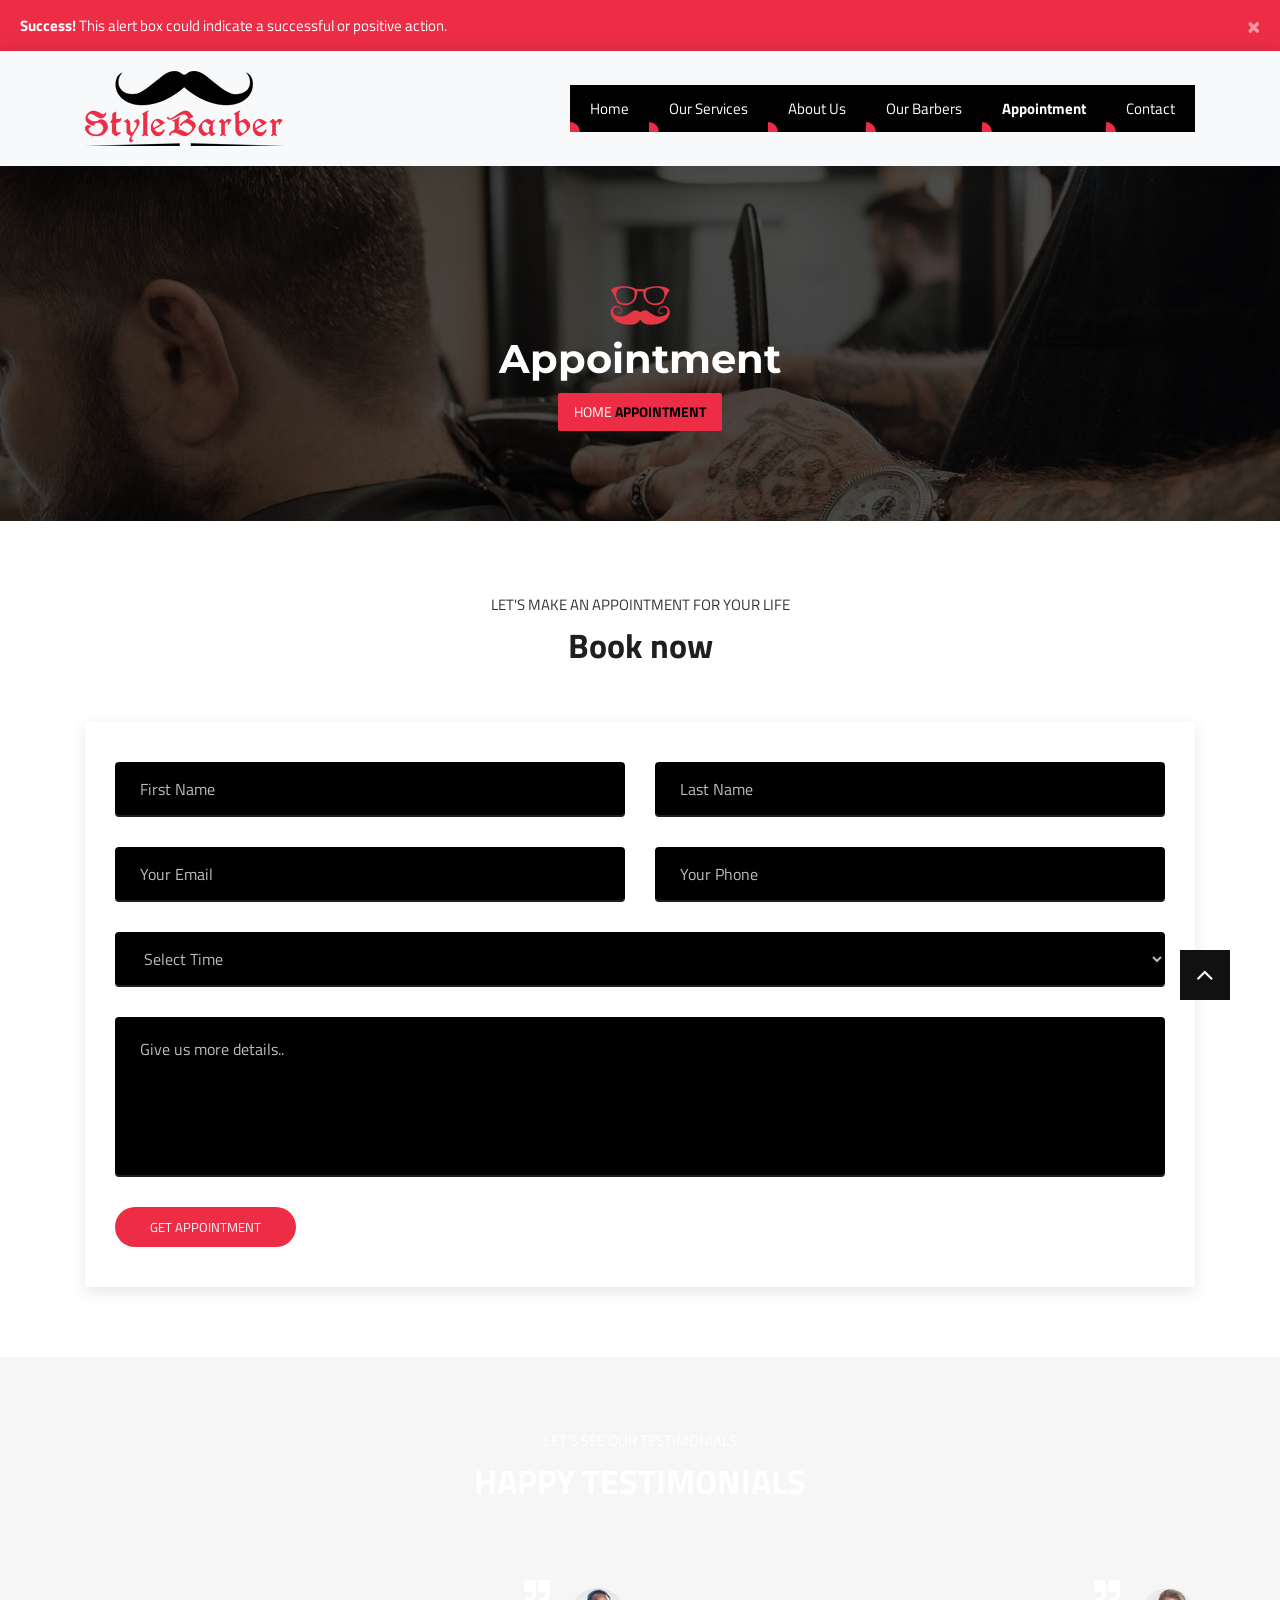
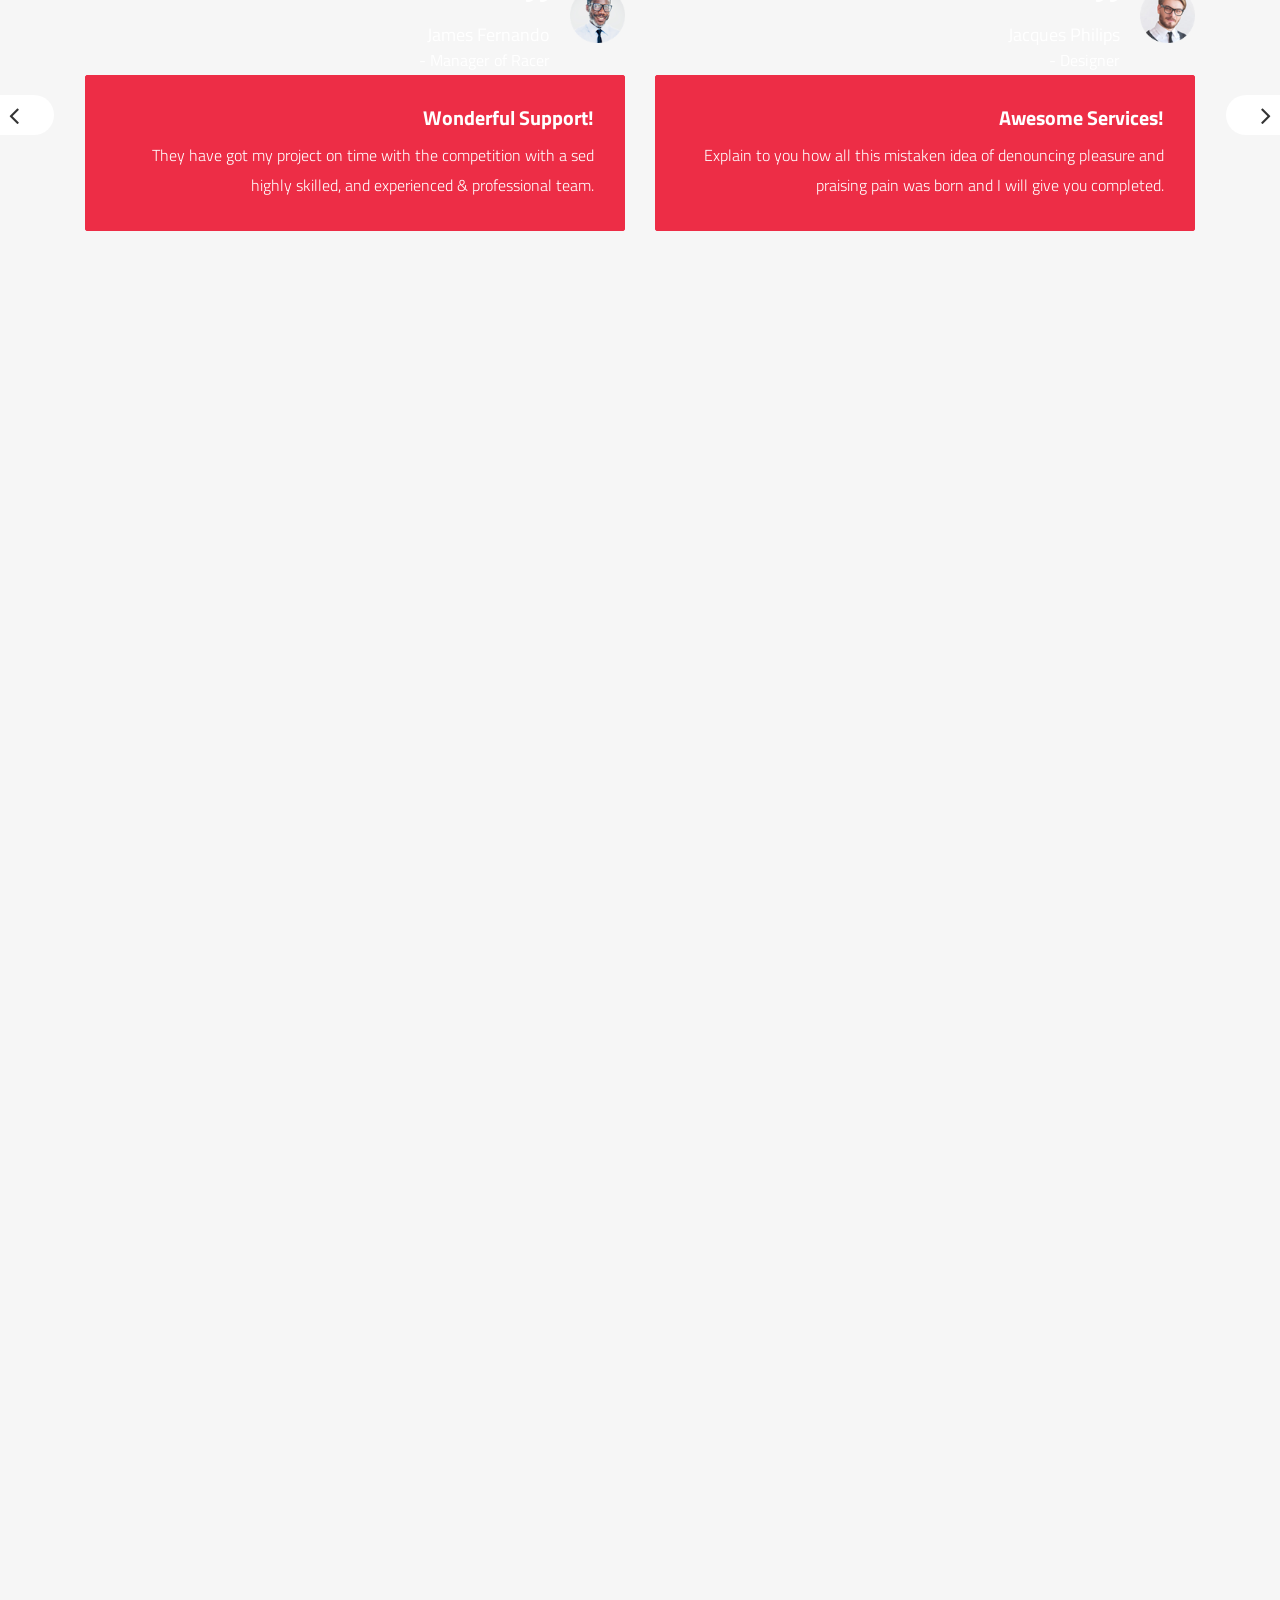
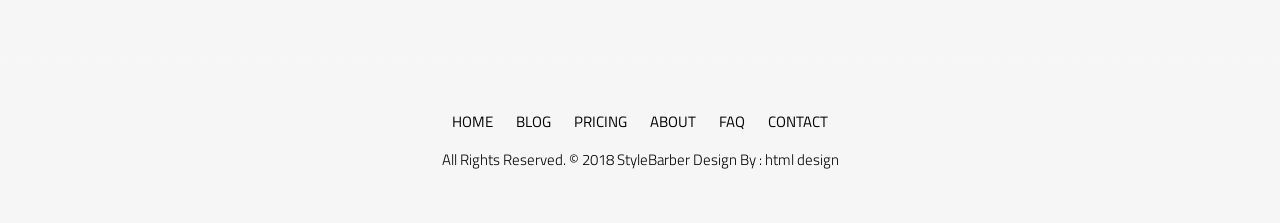
<file: TEMP/style-barber/appointment.html>
<!DOCTYPE html>
<html lang="en">

    <!-- Basic -->
    <meta charset="utf-8">
    <meta http-equiv="X-UA-Compatible" content="IE=edge">   
   
    <!-- Mobile Metas -->
    <meta name="viewport" content="width=device-width, minimum-scale=1.0, maximum-scale=1.0, user-scalable=no">
 
     <!-- Site Metas -->
    <title>StyleBarber - Bootstrap 4 Responsive HTML5 Template</title>  
    <meta name="keywords" content="">
    <meta name="description" content="">
    <meta name="author" content="">

    <!-- Site Icons -->
    <link rel="shortcut icon" href="images/favicon.ico" type="image/x-icon" />
    <link rel="apple-touch-icon" href="images/apple-touch-icon.png">

    <!-- Bootstrap CSS -->
    <link rel="stylesheet" href="css/bootstrap.min.css">
    <!-- Site CSS -->
    <link rel="stylesheet" href="style.css">
    <!-- ALL VERSION CSS -->
    <link rel="stylesheet" href="css/versions.css">
    <!-- Responsive CSS -->
    <link rel="stylesheet" href="css/responsive.css">
    <!-- Custom CSS -->
    <link rel="stylesheet" href="css/custom.css">

    <!--[if lt IE 9]>
      <script src="https://oss.maxcdn.com/libs/html5shiv/3.7.0/html5shiv.js"></script>
      <script src="https://oss.maxcdn.com/libs/respond.js/1.4.2/respond.min.js"></script>
    <![endif]-->

</head>
<body class="barber_version">

    <!-- LOADER -->
    <div id="preloader">
        <div class="cube-wrapper">
		  <div class="cube-folding">
			<span class="leaf1"></span>
			<span class="leaf2"></span>
			<span class="leaf3"></span>
			<span class="leaf4"></span>
		  </div>
		  <div class="mus">
			<img src="images/lode-img.png" alt="" />
		  </div>
		  <span class="loading" data-name="Loading">SMBarber Loading</span>
		</div>
    </div><!-- end loader -->
    <!-- END LOADER -->

	<div class="top-add alert alert-light alert-dismissible">
		<button type="button" class="close" data-dismiss="alert">&times;</button>
		<strong>Success!</strong> This alert box could indicate a successful or positive action.
	</div>
    <!-- Start header -->
	<header class="top-navbar">
		<nav class="navbar navbar-expand-lg navbar-light bg-light">
			<div class="container">
				<a class="navbar-brand" href="index.html">
					<img src="images/logo.png" alt="" />
				</a>
				<button class="navbar-toggler collapsed" type="button" data-toggle="collapse" data-target="#navbars-rs-food" aria-controls="navbars-rs-food" aria-expanded="false" aria-label="Toggle navigation">
					<span class="icon-bar top-bar"></span>
					<span class="icon-bar middle-bar"></span>
					<span class="icon-bar bottom-bar"></span>
				</button>
				<div class="collapse navbar-collapse" id="navbars-rs-food">
					<ul class="navbar-nav ml-auto">
						<li class="nav-item"><a class="nav-link" href="index.html">Home</a></li>
						<li class="nav-item"><a class="nav-link" href="services.html">Our Services</a></li>
						<li class="nav-item"><a class="nav-link" href="about.html">About Us</a></li>
						<li class="nav-item"><a class="nav-link" href="barbers.html">Our Barbers</a></li>
						<li class="nav-item active"><a class="nav-link" href="appointment.html">Appointment</a></li>
						<li class="nav-item"><a class="nav-link" href="contact.html">Contact</a></li>
					</ul>
				</div>
			</div>
		</nav>
	</header>
	<!-- End header -->

	<!-- Page Content -->
	<div id="page-content-wrapper">
		<div class="all-page-bar">
			<div class="container">
				<div class="row">
					<div class="col-xs-12 col-sm-12 col-md-12">
						<div class="title title-1 text-center">
							<div class="much">
								<img src="uploads/mustache.png" alt=""/>
							</div>
							
							<div class="title--heading">
								<h1>Appointment</h1>
							</div>
							<div class="clearfix"></div>
							
							<ol class="breadcrumb">
								<li><a href="index-3.html">Home</a></li>
								<li class="active">Appointment</li>
							</ol>
						</div>
						<!-- .title end -->
					</div>
				</div>
			</div>
		</div><!-- end all-page-bar -->

		<div id="appointment" class="section wb">
			<div class="container">
				<div class="section-title row text-center">
					<div class="col-md-8 offset-md-2">
						<small>LET'S MAKE AN APPOINTMENT FOR YOUR LIFE</small>
						<h3>Book now</h3>
					</div>
				</div><!-- end title -->

				<div class="row">
					<div class="col-lg-12">
						<div class="contact_form">
							<div id="message"></div>
							<form id="contactform" class="" action="contact.php" name="contactform" method="post">
								<fieldset class="row row-fluid">
									<div class="col-lg-6 col-md-6 col-sm-6 col-xs-12">
										<input type="text" name="first_name" id="first_name" class="form-control" placeholder="First Name">
									</div>
									<div class="col-lg-6 col-md-6 col-sm-6 col-xs-12">
										<input type="text" name="last_name" id="last_name" class="form-control" placeholder="Last Name">
									</div>
									<div class="col-lg-6 col-md-6 col-sm-6 col-xs-12">
										<input type="email" name="email" id="email" class="form-control" placeholder="Your Email">
									</div>
									<div class="col-lg-6 col-md-6 col-sm-6 col-xs-12">
										<input type="text" name="phone" id="phone" class="form-control" placeholder="Your Phone">
									</div>
									<div class="col-lg-12 col-md-12 col-sm-12 col-xs-12">
										<select id="basic" class="form-control">
											<option value="selecttime">Select Time</option>
											<option value="Weekdays">Weekdays</option>
											<option value="Weekend">Weekend</option>
										</select>
									</div>
									<div class="col-lg-12 col-md-12 col-sm-12 col-xs-12">
										<textarea class="form-control" name="comments" id="comments" rows="6" placeholder="Give us more details.."></textarea>
									</div>
									<div class="form-btn text-center">
										<button type="submit" value="SEND" id="submit" class="btn btn-light btn-radius btn-brd grd1 btn-block subt">Get Appointment</button>
									</div>
								</fieldset>
							</form>
						</div>
					</div><!-- end col -->
				</div><!-- end row -->
			</div><!-- end container -->
		</div><!-- end section -->

		<div id="testimonials" class="parallax section db parallax-inner-bg">
			<div class="container">
				<div class="section-title row text-center">
					<div class="col-md-8 offset-md-2">
						<small>LET'S SEE OUR TESTIMONIALS</small>
						<h3>HAPPY TESTIMONIALS</h3>
					</div>
				</div><!-- end title -->

				<div class="row">
					<div class="col-md-12 col-sm-12">
						<div class="testi-carousel owl-carousel owl-theme">                                
							<div class="testimonial clearfix">
								<div class="testi-meta">
									<i class="fa fa-quote-right"></i>
									<img src="uploads/testi_01.png" alt="" class="img-responsive alignright">
									<h4>James Fernando <small>- Manager of Racer</small></h4>
								</div>
								<div class="desc">
									<h3>Wonderful Support!</h3>
									<p class="lead">They have got my project on time with the competition with a sed highly skilled, and experienced & professional team.</p>
								</div>
								<!-- end testi-meta -->
							</div>
							<!-- end testimonial -->
							<div class="testimonial clearfix">
								<div class="testi-meta">
									<i class="fa fa-quote-right"></i>
									<img src="uploads/testi_02.png" alt="" class="img-responsive alignright">
									<h4>Jacques Philips <small>- Designer</small></h4>
								</div>
								<div class="desc">
									<h3>Awesome Services!</h3>
									<p class="lead">Explain to you how all this mistaken idea of denouncing pleasure and praising pain was born and I will give you completed.</p>
								</div>
								<!-- end testi-meta -->
							</div>
							<!-- end testimonial -->
							<div class="testimonial clearfix">
								<div class="testi-meta">
									<i class="fa fa-quote-right"></i>
									<img src="uploads/testi_03.png" alt="" class="img-responsive alignright">
									<h4>Venanda Mercy <small>- Newyork City</small></h4>
								</div>
								<div class="desc">
									<h3>Great & Talented Team!</h3>
									<p class="lead">The master-builder of human happines no one rejects, dislikes avoids pleasure itself, because it is very pursue pleasure. </p>
								</div>
								<!-- end testi-meta -->
							</div>
							<!-- end testimonial -->
							<div class="testimonial clearfix">
								<div class="testi-meta">
									<i class="fa fa-quote-right"></i>
									<img src="uploads/testi_03.png" alt="" class="img-responsive alignright">
									<h4>Venanda Mercy <small>- Newyork City</small></h4>
								</div>
								<div class="desc">
									<h3> Great & Talented Team!</h3>
									<p class="lead">The master-builder of human happines no one rejects, dislikes avoids pleasure itself, because it is very pursue pleasure. </p>
								</div>
								<!-- end testi-meta -->
							</div>
							<!-- end testimonial -->
						</div><!-- end carousel -->
					</div><!-- end col -->
				</div><!-- end row -->
			</div><!-- end container -->
		</div><!-- end section -->

		<div class="copyrights">
			<div class="container">
				<div class="footer-distributed">
					<div class="footer-left">
						<p class="footer-links">
							<a href="#">Home</a>
							<a href="#">Blog</a>
							<a href="#">Pricing</a>
							<a href="#">About</a>
							<a href="#">Faq</a>
							<a href="#">Contact</a>
						</p>
						<p class="footer-company-name">All Rights Reserved. &copy; 2018 <a href="#">StyleBarber</a> Design By : <a href="https://html.design/">html design</a></p>
					</div>
				</div>
			</div><!-- end container -->
		</div><!-- end copyrights -->
	</div>
    

    <a href="#" id="scroll-to-top" class="dmtop global-radius"><i class="fa fa-angle-up"></i></a>

    <!-- ALL JS FILES -->
    <script src="js/all.js"></script>
	<script src="js/responsive-tabs.js"></script>
    <!-- ALL PLUGINS -->
    <script src="js/custom.js"></script>

    <!-- Menu Toggle Script -->
    <script>
    (function($) {
        "use strict";
        $("#menu-toggle").click(function(e) {
            e.preventDefault();
            $("#wrapper").toggleClass("toggled");
        });
        smoothScroll.init({
            selector: '[data-scroll]', // Selector for links (must be a class, ID, data attribute, or element tag)
            selectorHeader: null, // Selector for fixed headers (must be a valid CSS selector) [optional]
            speed: 500, // Integer. How fast to complete the scroll in milliseconds
            easing: 'easeInOutCubic', // Easing pattern to use
            offset: 0, // Integer. How far to offset the scrolling anchor location in pixels
            callback: function ( anchor, toggle ) {} // Function to run after scrolling
        });
    })(jQuery);
    </script>

</body>
</html>
</file>
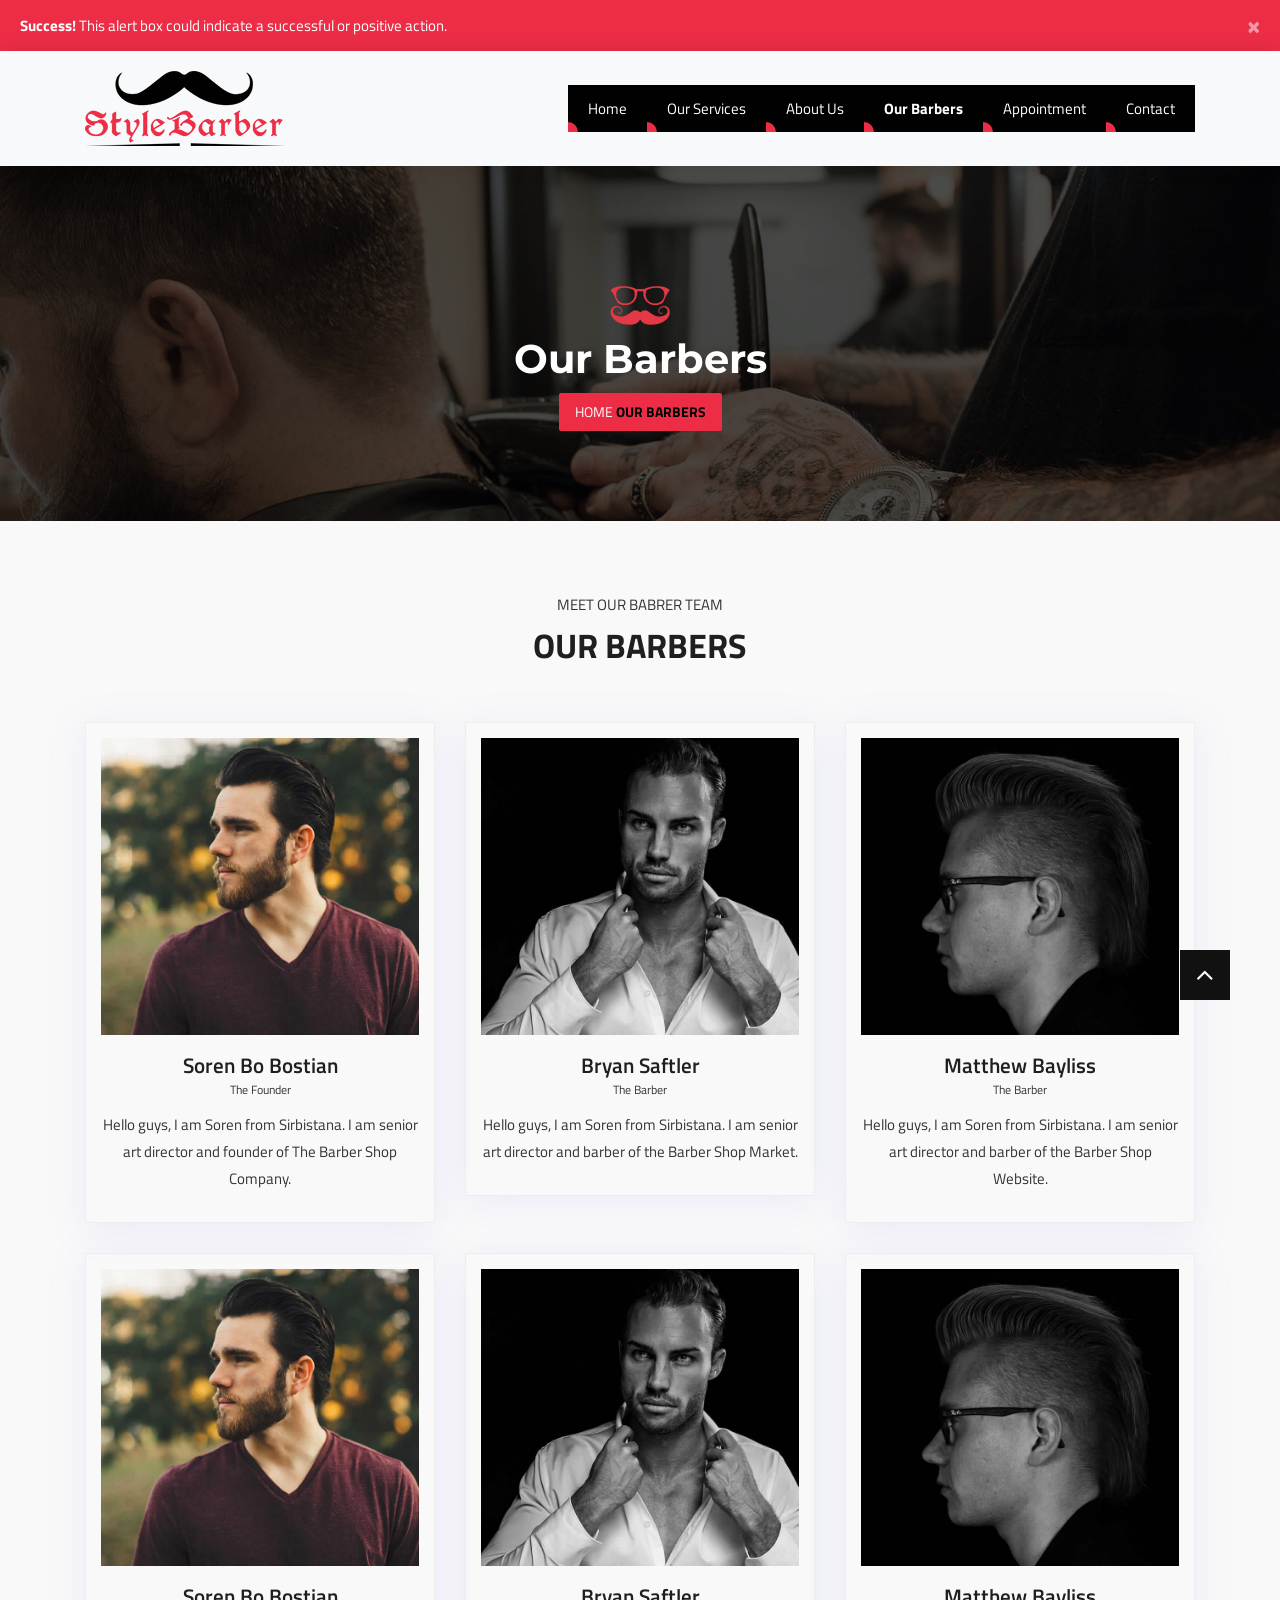
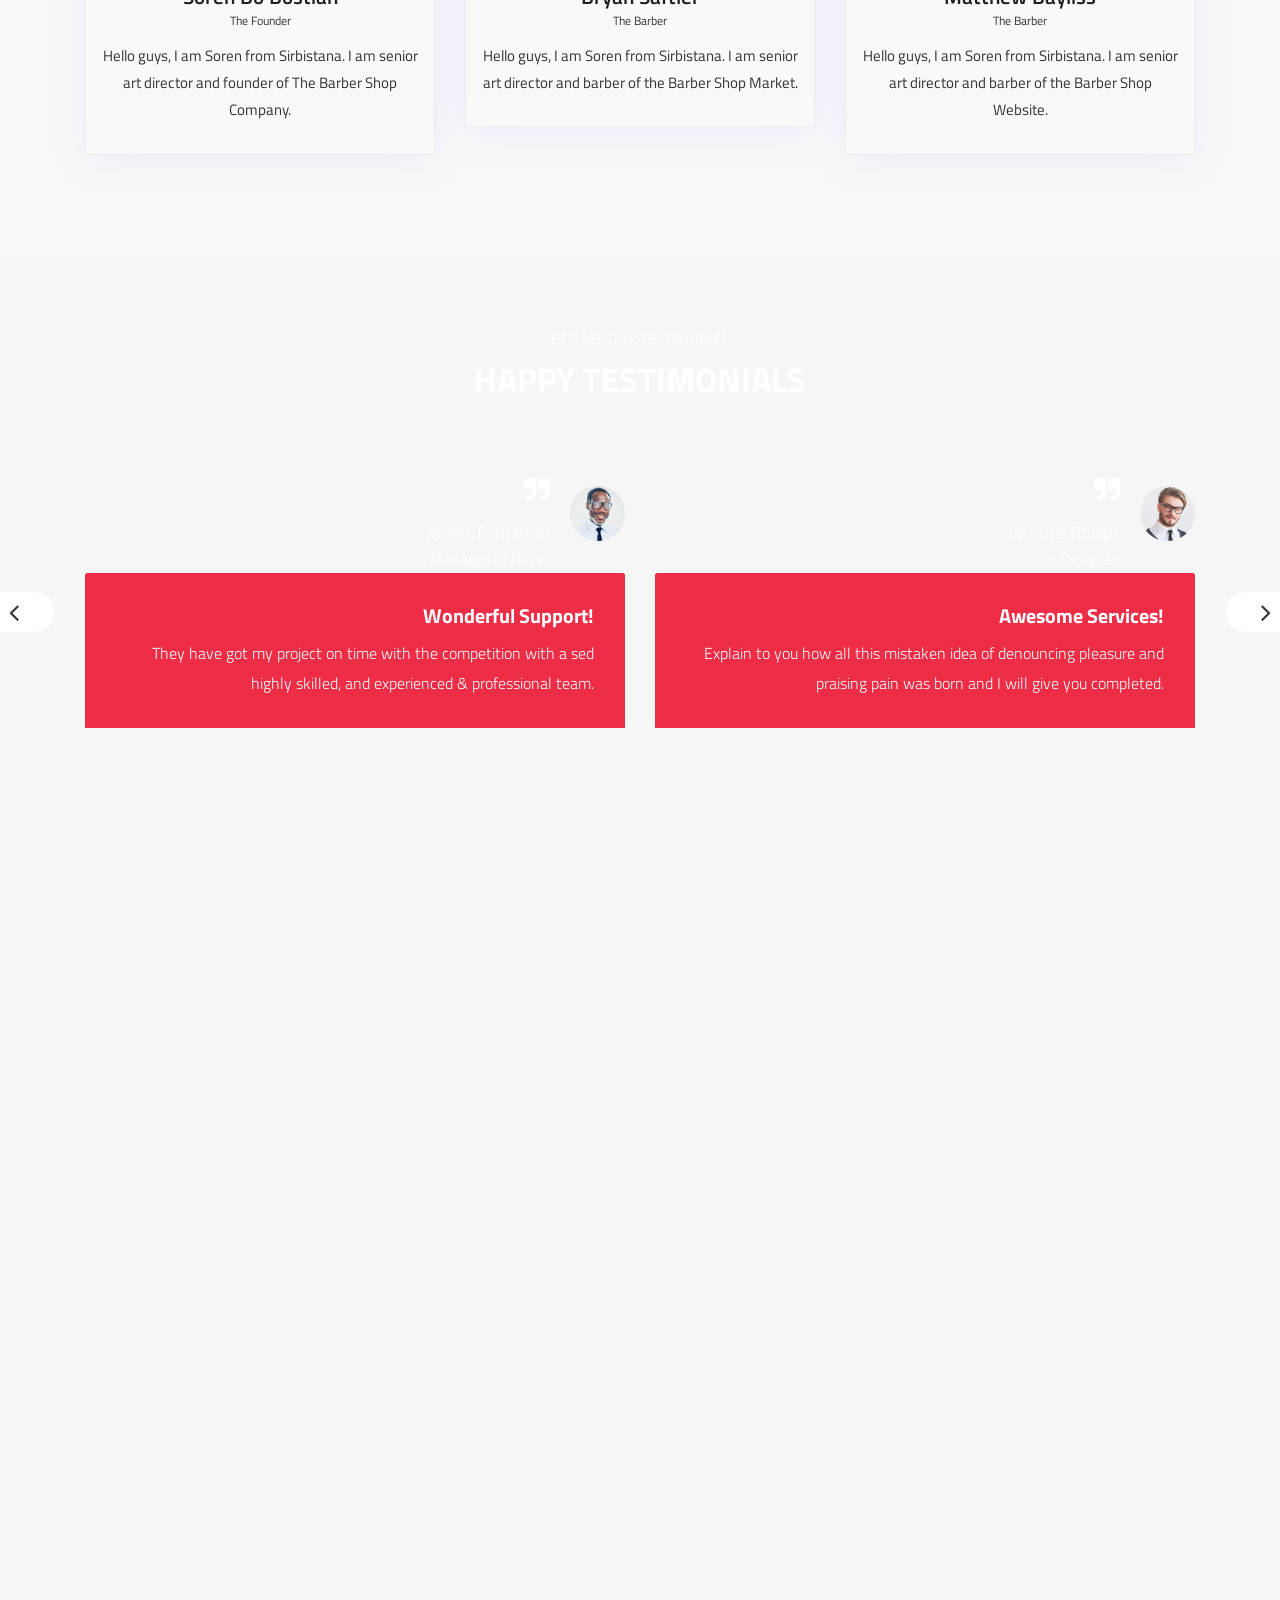
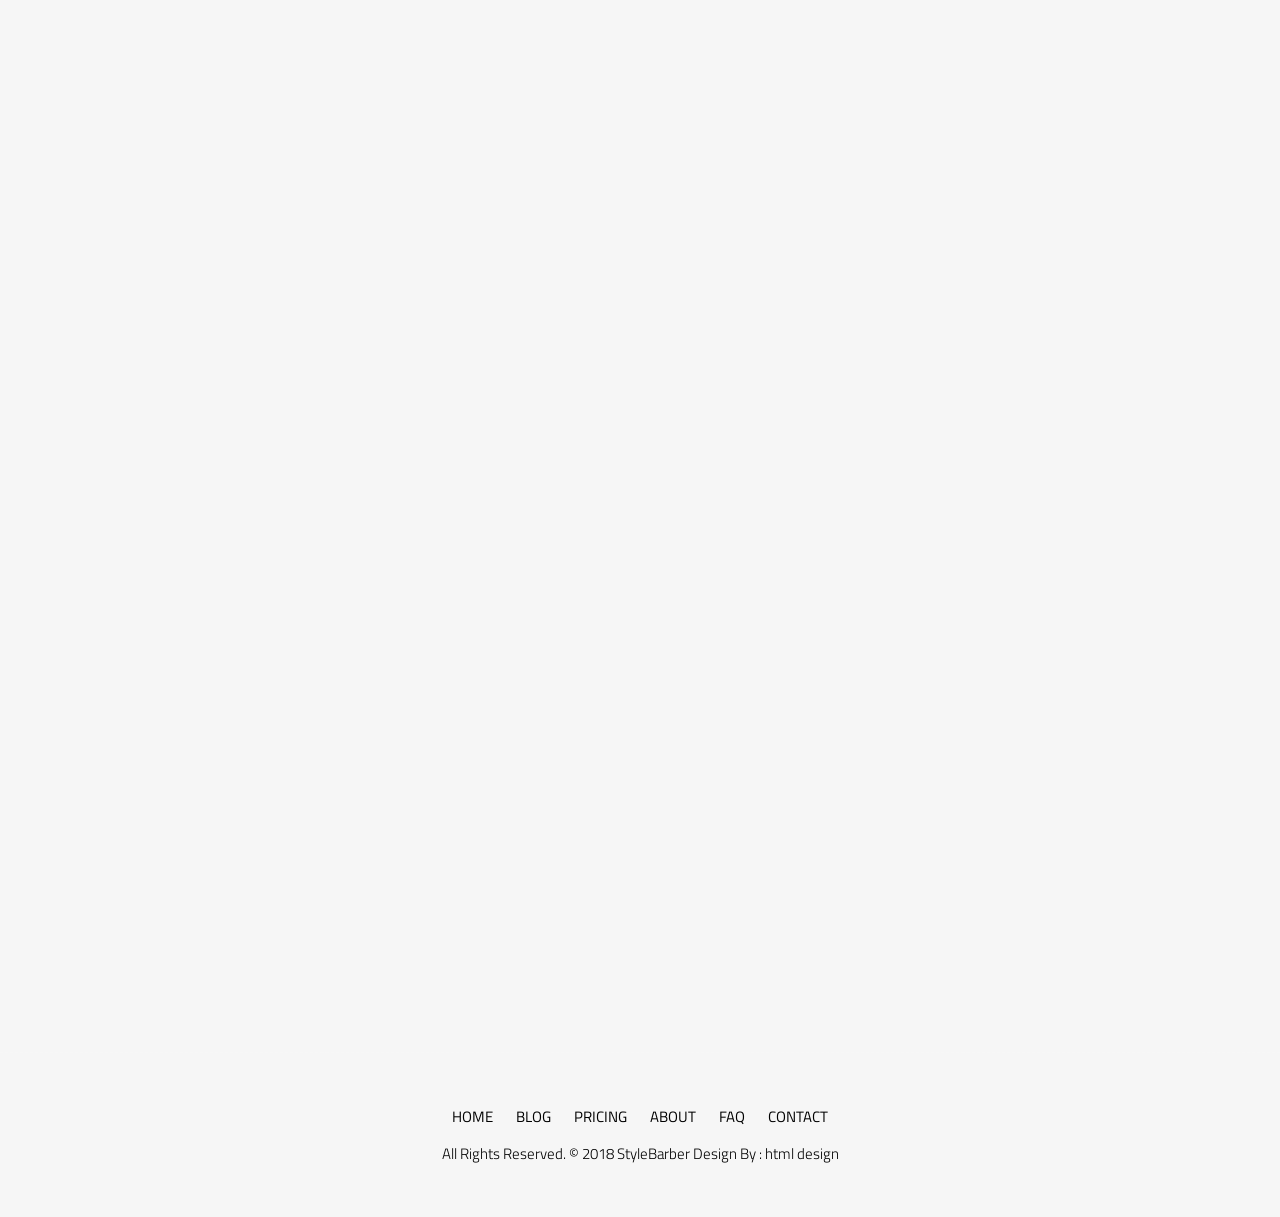
<file: TEMP/style-barber/barbers.html>
<!DOCTYPE html>
<html lang="en">

    <!-- Basic -->
    <meta charset="utf-8">
    <meta http-equiv="X-UA-Compatible" content="IE=edge">   
   
    <!-- Mobile Metas -->
    <meta name="viewport" content="width=device-width, minimum-scale=1.0, maximum-scale=1.0, user-scalable=no">
 
     <!-- Site Metas -->
    <title>StyleBarber - Bootstrap 4 Responsive HTML5 Template</title>  
    <meta name="keywords" content="">
    <meta name="description" content="">
    <meta name="author" content="">

    <!-- Site Icons -->
    <link rel="shortcut icon" href="images/favicon.ico" type="image/x-icon" />
    <link rel="apple-touch-icon" href="images/apple-touch-icon.png">

    <!-- Bootstrap CSS -->
    <link rel="stylesheet" href="css/bootstrap.min.css">
    <!-- Site CSS -->
    <link rel="stylesheet" href="style.css">
    <!-- ALL VERSION CSS -->
    <link rel="stylesheet" href="css/versions.css">
    <!-- Responsive CSS -->
    <link rel="stylesheet" href="css/responsive.css">
    <!-- Custom CSS -->
    <link rel="stylesheet" href="css/custom.css">

    <!--[if lt IE 9]>
      <script src="https://oss.maxcdn.com/libs/html5shiv/3.7.0/html5shiv.js"></script>
      <script src="https://oss.maxcdn.com/libs/respond.js/1.4.2/respond.min.js"></script>
    <![endif]-->

</head>
<body class="barber_version">

    <!-- LOADER -->
    <div id="preloader">
        <div class="cube-wrapper">
		  <div class="cube-folding">
			<span class="leaf1"></span>
			<span class="leaf2"></span>
			<span class="leaf3"></span>
			<span class="leaf4"></span>
		  </div>
		  <div class="mus">
			<img src="images/lode-img.png" alt="" />
		  </div>
		  <span class="loading" data-name="Loading">SMBarber Loading</span>
		</div>
    </div><!-- end loader -->
    <!-- END LOADER -->

	<div class="top-add alert alert-light alert-dismissible">
		<button type="button" class="close" data-dismiss="alert">&times;</button>
		<strong>Success!</strong> This alert box could indicate a successful or positive action.
	</div>
    <!-- Start header -->
	<header class="top-navbar">
		<nav class="navbar navbar-expand-lg navbar-light bg-light">
			<div class="container">
				<a class="navbar-brand" href="index.html">
					<img src="images/logo.png" alt="" />
				</a>
				<button class="navbar-toggler collapsed" type="button" data-toggle="collapse" data-target="#navbars-rs-food" aria-controls="navbars-rs-food" aria-expanded="false" aria-label="Toggle navigation">
					<span class="icon-bar top-bar"></span>
					<span class="icon-bar middle-bar"></span>
					<span class="icon-bar bottom-bar"></span>
				</button>
				<div class="collapse navbar-collapse" id="navbars-rs-food">
					<ul class="navbar-nav ml-auto">
						<li class="nav-item"><a class="nav-link" href="index.html">Home</a></li>
						<li class="nav-item"><a class="nav-link" href="services.html">Our Services</a></li>
						<li class="nav-item"><a class="nav-link" href="about.html">About Us</a></li>
						<li class="nav-item active"><a class="nav-link" href="barbers.html">Our Barbers</a></li>
						<li class="nav-item"><a class="nav-link" href="appointment.html">Appointment</a></li>
						<li class="nav-item"><a class="nav-link" href="contact.html">Contact</a></li>
					</ul>
				</div>
			</div>
		</nav>
	</header>
	<!-- End header -->

	<!-- Page Content -->
	<div id="page-content-wrapper">
		<div class="all-page-bar">
			<div class="container">
				<div class="row">
					<div class="col-xs-12 col-sm-12 col-md-12">
						<div class="title title-1 text-center">
							<div class="much">
								<img src="uploads/mustache.png" alt=""/>
							</div>
							
							<div class="title--heading">
								<h1>Our Barbers</h1>
							</div>
							<div class="clearfix"></div>
							
							<ol class="breadcrumb">
								<li><a href="index-3.html">Home</a></li>
								<li class="active">Our Barbers</li>
							</ol>
							
						</div>
						<!-- .title end -->
					</div>
				</div>
			</div>
		</div><!-- end all-page-bar -->

		<div id="barbers" class="section lb">
			<div class="container">
				<div class="section-title row text-center">
					<div class="col-md-8 offset-md-2">
						<small>MEET OUR BABRER TEAM</small>
						<h3>OUR BARBERS</h3>
					</div>
				</div><!-- end title -->

				<div class="row dev-list text-center">
					<div class="col-lg-4 col-md-4 col-sm-12 col-xs-12 wow fadeIn" data-wow-duration="1s" data-wow-delay="0.2s">
						<div class="widget our-inner-taem clearfix">
							<div class="t-top"></div>
							<div class="hover-br">
								<img src="uploads/barber_team_01.jpg" alt="" class="img-responsive">
								<div class="social-up-hover">
									<div class="footer-social">
										<a href="#" class="btn grd1"><i class="fa fa-facebook"></i></a>
										<a href="#" class="btn grd1"><i class="fa fa-github"></i></a>
										<a href="#" class="btn grd1"><i class="fa fa-twitter"></i></a>
										<a href="#" class="btn grd1"><i class="fa fa-linkedin"></i></a>
									</div>
								</div>
							</div>
							<div class="widget-title">
								<h3>Soren Bo Bostian</h3>
								<small>The Founder</small>
							</div>
							<!-- end title -->
							<p>Hello guys, I am Soren from Sirbistana. I am senior art director and founder of The Barber Shop Company.</p>
							<div class="t-bottom"></div>
						</div><!--widget -->
					</div><!-- end col -->

					<div class="col-lg-4 col-md-4 col-sm-12 col-xs-12 wow fadeIn" data-wow-duration="1s" data-wow-delay="0.4s">
						<div class="widget our-inner-taem clearfix">
							<div class="t-top"></div>
							<div class="hover-br">
								<img src="uploads/barber_team_03.jpg" alt="" class="img-responsive">
								<div class="social-up-hover">
									<div class="footer-social">
										<a href="#" class="btn grd1"><i class="fa fa-facebook"></i></a>
										<a href="#" class="btn grd1"><i class="fa fa-github"></i></a>
										<a href="#" class="btn grd1"><i class="fa fa-twitter"></i></a>
										<a href="#" class="btn grd1"><i class="fa fa-linkedin"></i></a>
									</div>
								</div>
							</div>
							<div class="widget-title">
								<h3>Bryan Saftler</h3>
								<small>The Barber</small>
							</div>
							<!-- end title -->
							<p>Hello guys, I am Soren from Sirbistana. I am senior art director and barber of the Barber Shop Market.</p>
							<div class="t-bottom"></div>
						</div><!--widget -->
					</div><!-- end col -->

					<div class="col-lg-4 col-md-4 col-sm-12 col-xs-12 wow fadeIn" data-wow-duration="1s" data-wow-delay="0.6s">
						<div class="widget our-inner-taem clearfix">
							<div class="t-top"></div>
							<div class="hover-br">
								<img src="uploads/barber_team_02.jpg" alt="" class="img-responsive">
								<div class="social-up-hover">
									<div class="footer-social">
										<a href="#" class="btn grd1"><i class="fa fa-facebook"></i></a>
										<a href="#" class="btn grd1"><i class="fa fa-github"></i></a>
										<a href="#" class="btn grd1"><i class="fa fa-twitter"></i></a>
										<a href="#" class="btn grd1"><i class="fa fa-linkedin"></i></a>
									</div>
								</div>
							</div>
							<div class="widget-title">
								<h3>Matthew Bayliss</h3>
								<small>The Barber</small>
							</div>
							<!-- end title -->
							<p>Hello guys, I am Soren from Sirbistana. I am senior art director and barber of the Barber Shop Website.</p>
							<div class="t-bottom"></div>
						</div><!--widget -->
					</div><!-- end col -->
					
					<div class="col-lg-4 col-md-4 col-sm-12 col-xs-12 wow fadeIn" data-wow-duration="1s" data-wow-delay="0.2s">
						<div class="widget our-inner-taem clearfix">
							<div class="t-top"></div>
							<div class="hover-br">
								<img src="uploads/barber_team_01.jpg" alt="" class="img-responsive">
								<div class="social-up-hover">
									<div class="footer-social">
										<a href="#" class="btn grd1"><i class="fa fa-facebook"></i></a>
										<a href="#" class="btn grd1"><i class="fa fa-github"></i></a>
										<a href="#" class="btn grd1"><i class="fa fa-twitter"></i></a>
										<a href="#" class="btn grd1"><i class="fa fa-linkedin"></i></a>
									</div>
								</div>
							</div>
							<div class="widget-title">
								<h3>Soren Bo Bostian</h3>
								<small>The Founder</small>
							</div>
							<!-- end title -->
							<p>Hello guys, I am Soren from Sirbistana. I am senior art director and founder of The Barber Shop Company.</p>
							<div class="t-bottom"></div>
						</div><!--widget -->
					</div><!-- end col -->

					<div class="col-lg-4 col-md-4 col-sm-12 col-xs-12 wow fadeIn" data-wow-duration="1s" data-wow-delay="0.4s">
						<div class="widget our-inner-taem clearfix">
							<div class="t-top"></div>
							<div class="hover-br">
								<img src="uploads/barber_team_03.jpg" alt="" class="img-responsive">
								<div class="social-up-hover">
									<div class="footer-social">
										<a href="#" class="btn grd1"><i class="fa fa-facebook"></i></a>
										<a href="#" class="btn grd1"><i class="fa fa-github"></i></a>
										<a href="#" class="btn grd1"><i class="fa fa-twitter"></i></a>
										<a href="#" class="btn grd1"><i class="fa fa-linkedin"></i></a>
									</div>
								</div>
							</div>
							<div class="widget-title">
								<h3>Bryan Saftler</h3>
								<small>The Barber</small>
							</div>
							<!-- end title -->
							<p>Hello guys, I am Soren from Sirbistana. I am senior art director and barber of the Barber Shop Market.</p>
							<div class="t-bottom"></div>
						</div><!--widget -->
					</div><!-- end col -->

					<div class="col-lg-4 col-md-4 col-sm-12 col-xs-12 wow fadeIn" data-wow-duration="1s" data-wow-delay="0.6s">
						<div class="widget our-inner-taem clearfix">
							<div class="t-top"></div>
							<div class="hover-br">
								<img src="uploads/barber_team_02.jpg" alt="" class="img-responsive">
								<div class="social-up-hover">
									<div class="footer-social">
										<a href="#" class="btn grd1"><i class="fa fa-facebook"></i></a>
										<a href="#" class="btn grd1"><i class="fa fa-github"></i></a>
										<a href="#" class="btn grd1"><i class="fa fa-twitter"></i></a>
										<a href="#" class="btn grd1"><i class="fa fa-linkedin"></i></a>
									</div>
								</div>
							</div>
							<div class="widget-title">
								<h3>Matthew Bayliss</h3>
								<small>The Barber</small>
							</div>
							<!-- end title -->
							<p>Hello guys, I am Soren from Sirbistana. I am senior art director and barber of the Barber Shop Website.</p>
							<div class="t-bottom"></div>
						</div><!--widget -->
					</div><!-- end col -->
				</div><!-- end row -->
			</div><!-- end container -->
		</div><!-- end section -->

		<div id="testimonials" class="parallax section db parallax-inner-bg">
			<div class="container">
				<div class="section-title row text-center">
					<div class="col-md-8 offset-md-2">
						<small>LET'S SEE OUR TESTIMONIALS</small>
						<h3>HAPPY TESTIMONIALS</h3>
					</div>
				</div><!-- end title -->

				<div class="row">
					<div class="col-md-12 col-sm-12">
						<div class="testi-carousel owl-carousel owl-theme">                                
							<div class="testimonial clearfix">
								<div class="testi-meta">
									<i class="fa fa-quote-right"></i>
									<img src="uploads/testi_01.png" alt="" class="img-responsive alignright">
									<h4>James Fernando <small>- Manager of Racer</small></h4>
								</div>
								<div class="desc">
									<h3>Wonderful Support!</h3>
									<p class="lead">They have got my project on time with the competition with a sed highly skilled, and experienced & professional team.</p>
								</div>
								<!-- end testi-meta -->
							</div>
							<!-- end testimonial -->
							<div class="testimonial clearfix">
								<div class="testi-meta">
									<i class="fa fa-quote-right"></i>
									<img src="uploads/testi_02.png" alt="" class="img-responsive alignright">
									<h4>Jacques Philips <small>- Designer</small></h4>
								</div>
								<div class="desc">
									<h3>Awesome Services!</h3>
									<p class="lead">Explain to you how all this mistaken idea of denouncing pleasure and praising pain was born and I will give you completed.</p>
								</div>
								<!-- end testi-meta -->
							</div>
							<!-- end testimonial -->
							<div class="testimonial clearfix">
								<div class="testi-meta">
									<i class="fa fa-quote-right"></i>
									<img src="uploads/testi_03.png" alt="" class="img-responsive alignright">
									<h4>Venanda Mercy <small>- Newyork City</small></h4>
								</div>
								<div class="desc">
									<h3>Great & Talented Team!</h3>
									<p class="lead">The master-builder of human happines no one rejects, dislikes avoids pleasure itself, because it is very pursue pleasure. </p>
								</div>
								<!-- end testi-meta -->
							</div>
							<!-- end testimonial -->
							<div class="testimonial clearfix">
								<div class="testi-meta">
									<i class="fa fa-quote-right"></i>
									<img src="uploads/testi_03.png" alt="" class="img-responsive alignright">
									<h4>Venanda Mercy <small>- Newyork City</small></h4>
								</div>
								<div class="desc">
									<h3> Great & Talented Team!</h3>
									<p class="lead">The master-builder of human happines no one rejects, dislikes avoids pleasure itself, because it is very pursue pleasure. </p>
								</div>
								<!-- end testi-meta -->
							</div>
							<!-- end testimonial -->
						</div><!-- end carousel -->
					</div><!-- end col -->
				</div><!-- end row -->
			</div><!-- end container -->
		</div><!-- end section -->

		<div class="copyrights">
			<div class="container">
				<div class="footer-distributed">
					<div class="footer-left">
						<p class="footer-links">
							<a href="#">Home</a>
							<a href="#">Blog</a>
							<a href="#">Pricing</a>
							<a href="#">About</a>
							<a href="#">Faq</a>
							<a href="#">Contact</a>
						</p>
						<p class="footer-company-name">All Rights Reserved. &copy; 2018 <a href="#">StyleBarber</a> Design By : <a href="https://html.design/">html design</a></p>
					</div>
				</div>
			</div><!-- end container -->
		</div><!-- end copyrights -->
	</div>
   

    <a href="#" id="scroll-to-top" class="dmtop global-radius"><i class="fa fa-angle-up"></i></a>

    <!-- ALL JS FILES -->
    <script src="js/all.js"></script>
	<script src="js/responsive-tabs.js"></script>
    <!-- ALL PLUGINS -->
    <script src="js/custom.js"></script>

    <!-- Menu Toggle Script -->
    <script>
    (function($) {
        "use strict";
        $("#menu-toggle").click(function(e) {
            e.preventDefault();
            $("#wrapper").toggleClass("toggled");
        });
        smoothScroll.init({
            selector: '[data-scroll]', // Selector for links (must be a class, ID, data attribute, or element tag)
            selectorHeader: null, // Selector for fixed headers (must be a valid CSS selector) [optional]
            speed: 500, // Integer. How fast to complete the scroll in milliseconds
            easing: 'easeInOutCubic', // Easing pattern to use
            offset: 0, // Integer. How far to offset the scrolling anchor location in pixels
            callback: function ( anchor, toggle ) {} // Function to run after scrolling
        });
    })(jQuery);
    </script>

</body>
</html>
</file>
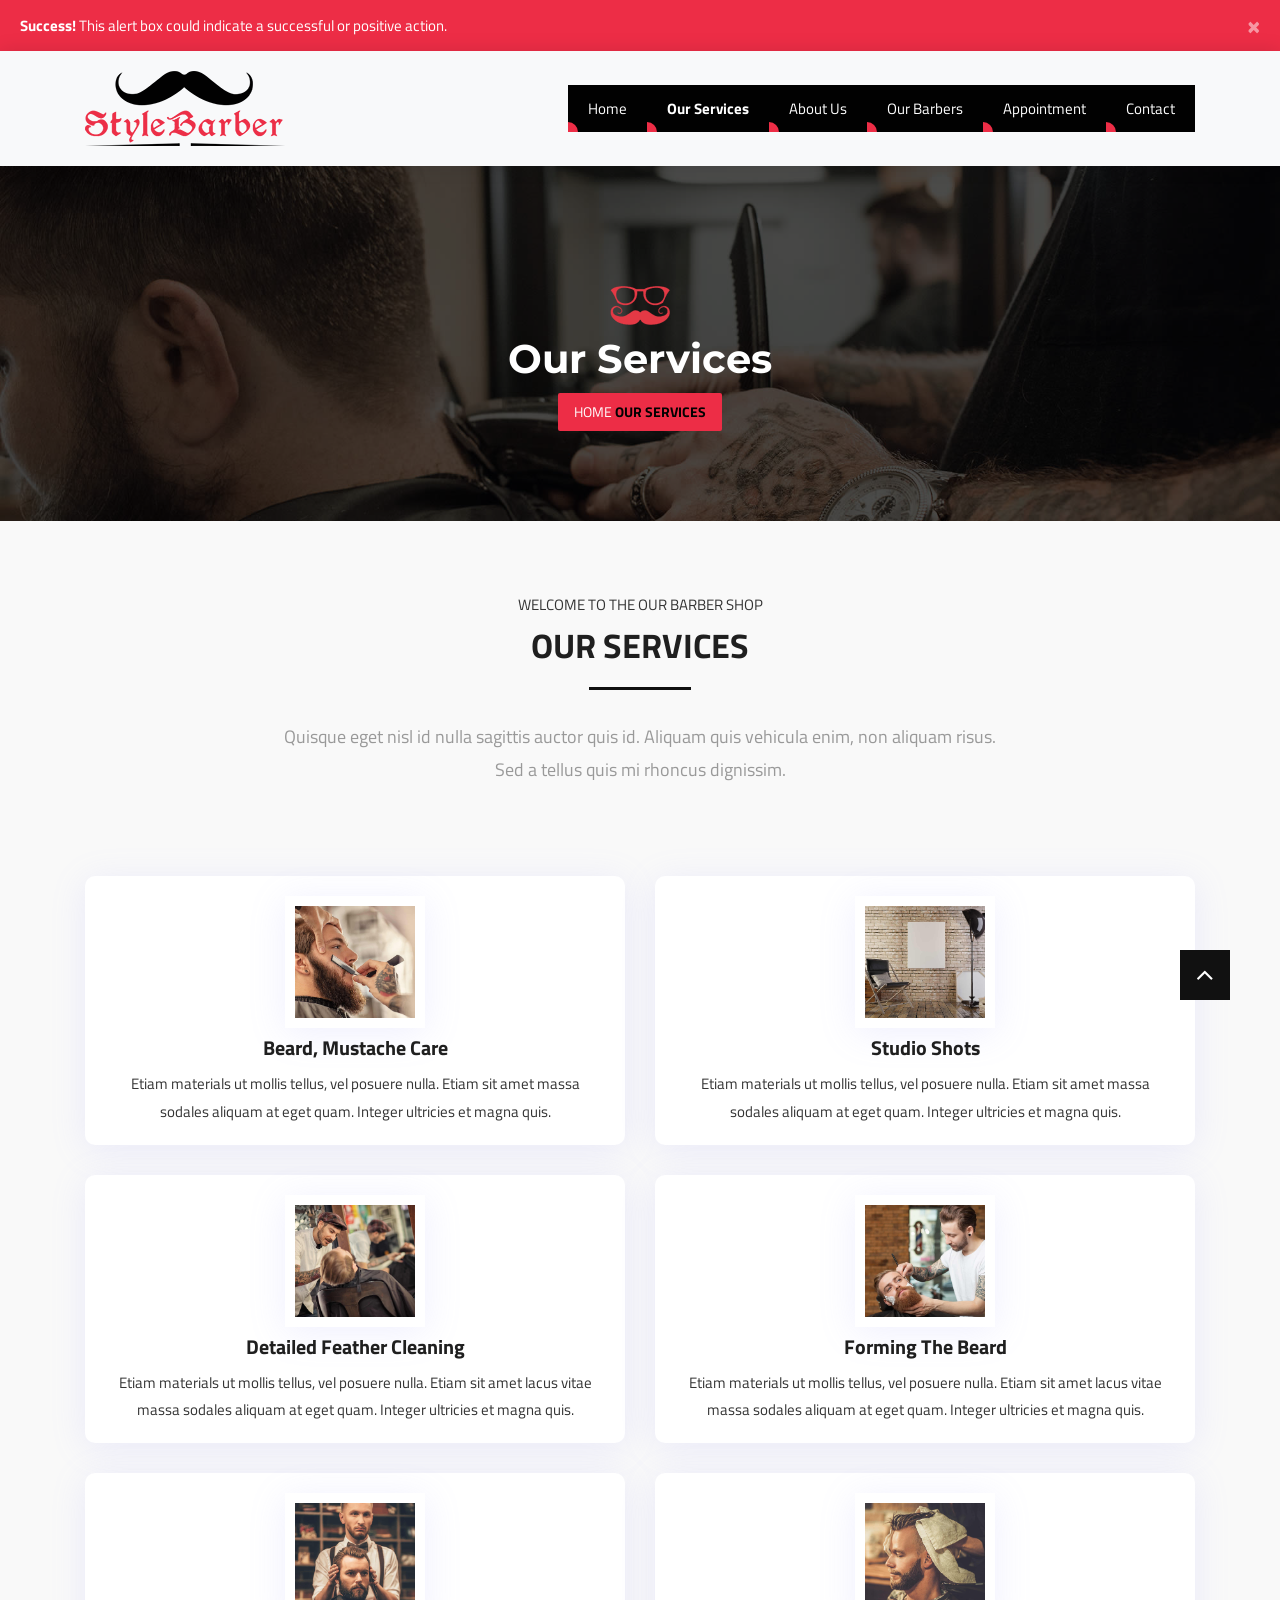
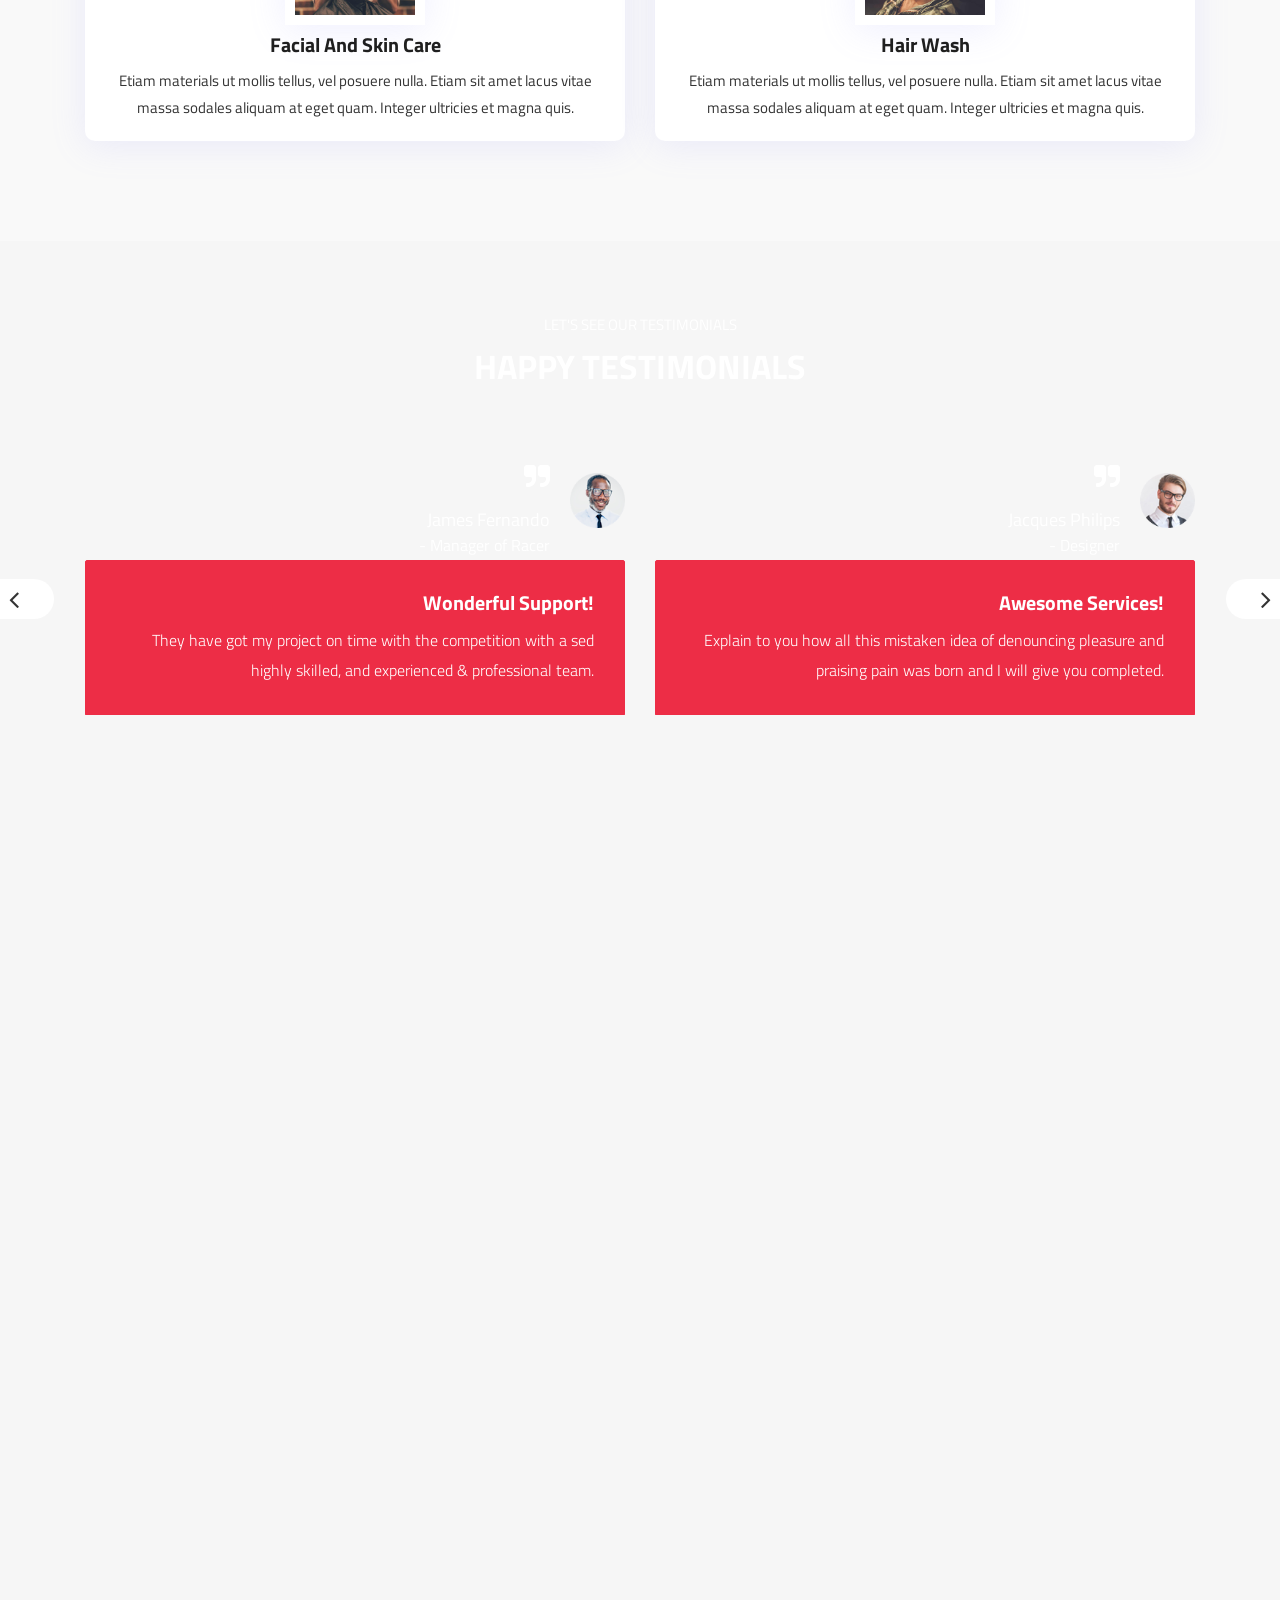
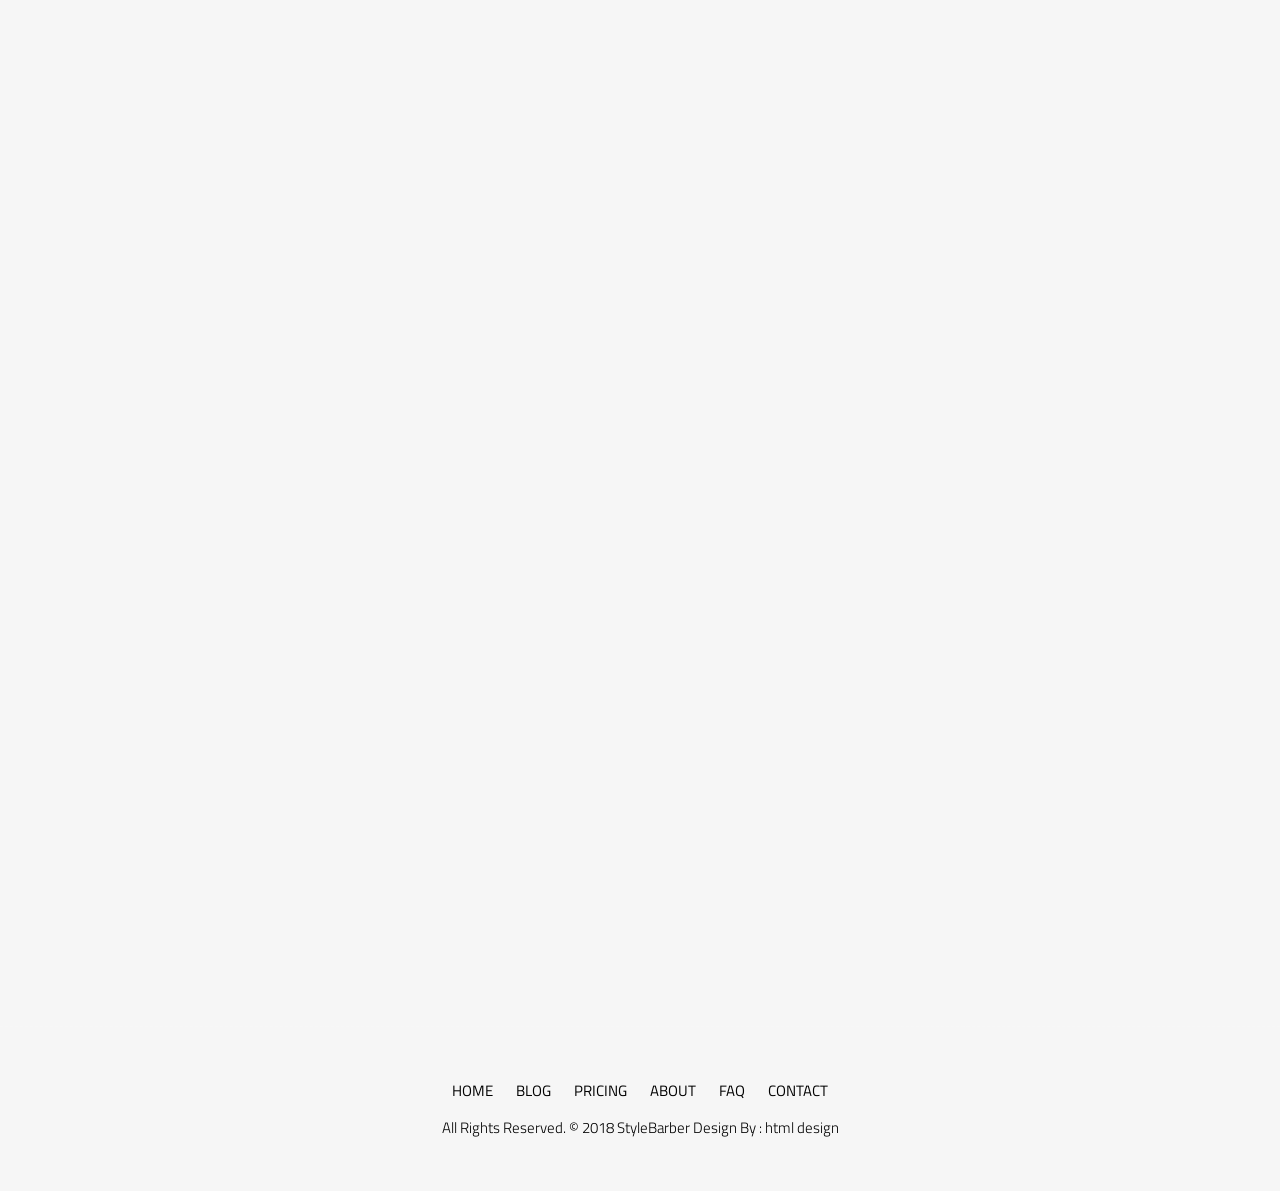
<file: TEMP/style-barber/services.html>
<!DOCTYPE html>
<html lang="en">

    <!-- Basic -->
    <meta charset="utf-8">
    <meta http-equiv="X-UA-Compatible" content="IE=edge">   
   
    <!-- Mobile Metas -->
    <meta name="viewport" content="width=device-width, minimum-scale=1.0, maximum-scale=1.0, user-scalable=no">
 
     <!-- Site Metas -->
    <title>StyleBarber - Bootstrap 4 Responsive HTML5 Template</title>  
    <meta name="keywords" content="">
    <meta name="description" content="">
    <meta name="author" content="">

    <!-- Site Icons -->
    <link rel="shortcut icon" href="images/favicon.ico" type="image/x-icon" />
    <link rel="apple-touch-icon" href="images/apple-touch-icon.png">

    <!-- Bootstrap CSS -->
    <link rel="stylesheet" href="css/bootstrap.min.css">
    <!-- Site CSS -->
    <link rel="stylesheet" href="style.css">
    <!-- ALL VERSION CSS -->
    <link rel="stylesheet" href="css/versions.css">
    <!-- Responsive CSS -->
    <link rel="stylesheet" href="css/responsive.css">
    <!-- Custom CSS -->
    <link rel="stylesheet" href="css/custom.css">

    <!--[if lt IE 9]>
      <script src="https://oss.maxcdn.com/libs/html5shiv/3.7.0/html5shiv.js"></script>
      <script src="https://oss.maxcdn.com/libs/respond.js/1.4.2/respond.min.js"></script>
    <![endif]-->

</head>
<body class="barber_version">

    <!-- LOADER -->
    <div id="preloader">
        <div class="cube-wrapper">
		  <div class="cube-folding">
			<span class="leaf1"></span>
			<span class="leaf2"></span>
			<span class="leaf3"></span>
			<span class="leaf4"></span>
		  </div>
		  <div class="mus">
			<img src="images/lode-img.png" alt="" />
		  </div>
		  <span class="loading" data-name="Loading">SMBarber Loading</span>
		</div>
    </div><!-- end loader -->
    <!-- END LOADER -->

	<div class="top-add alert alert-light alert-dismissible">
		<button type="button" class="close" data-dismiss="alert">&times;</button>
		<strong>Success!</strong> This alert box could indicate a successful or positive action.
	</div>
    <!-- Start header -->
	<header class="top-navbar">
		<nav class="navbar navbar-expand-lg navbar-light bg-light">
			<div class="container">
				<a class="navbar-brand" href="index.html">
					<img src="images/logo.png" alt="" />
				</a>
				<button class="navbar-toggler collapsed" type="button" data-toggle="collapse" data-target="#navbars-rs-food" aria-controls="navbars-rs-food" aria-expanded="false" aria-label="Toggle navigation">
					<span class="icon-bar top-bar"></span>
					<span class="icon-bar middle-bar"></span>
					<span class="icon-bar bottom-bar"></span>
				</button>
				<div class="collapse navbar-collapse" id="navbars-rs-food">
					<ul class="navbar-nav ml-auto">
						<li class="nav-item"><a class="nav-link" href="index.html">Home</a></li>
						<li class="nav-item active"><a class="nav-link" href="services.html">Our Services</a></li>
						<li class="nav-item"><a class="nav-link" href="about.html">About Us</a></li>
						<li class="nav-item"><a class="nav-link" href="barbers.html">Our Barbers</a></li>
						<li class="nav-item"><a class="nav-link" href="appointment.html">Appointment</a></li>
						<li class="nav-item"><a class="nav-link" href="contact.html">Contact</a></li>
					</ul>
				</div>
			</div>
		</nav>
	</header>
	<!-- End header -->

	<!-- Page Content -->
	<div id="page-content-wrapper">		
		<div class="all-page-bar">
			<div class="container">
				<div class="row">
					<div class="col-xs-12 col-sm-12 col-md-12">
						<div class="title title-1 text-center">
							<div class="much">
								<img src="uploads/mustache.png" alt=""/>
							</div>
							
							<div class="title--heading">
								<h1>Our Services</h1>
							</div>
							<div class="clearfix"></div>
							
							<ol class="breadcrumb">
								<li><a href="index-3.html">Home</a></li>
								<li class="active">Our Services</li>
							</ol>
						</div>
						<!-- .title end -->
					</div>
				</div>
			</div>
		</div><!-- end all-page-bar -->
		
		<div id="services" class="section lb">
			<div class="container">
				<div class="section-title row text-center">
					<div class="col-md-8 offset-md-2">
					<small>WELCOME TO THE OUR BARBER SHOP</small>
					<h3>OUR SERVICES</h3>
					<hr class="grd1">
					<p class="lead">Quisque eget nisl id nulla sagittis auctor quis id. Aliquam quis vehicula enim, non aliquam risus. Sed a tellus quis mi rhoncus dignissim.</p>
					</div>
				</div><!-- end title -->

				<div class="row">
					<div class="col-md-6">
						<div class="service-wrap text-center clearfix">
							<div class="uptop">
								<img src="uploads/barber_service_01.jpg" alt="" class="img-responsive img-rounded alignleft">
							</div>
							<h4>beard, mustache care</h4>
							<p>Etiam materials ut mollis tellus, vel posuere nulla. Etiam sit amet massa sodales aliquam at eget quam. Integer ultricies et magna quis.</p>
						</div><!-- end issue -->

						<div class="service-wrap text-center clearfix">
							<div class="uptop">
								<img src="uploads/barber_service_02.jpg" alt="" class="img-responsive img-rounded alignleft">
							</div>
							<h4>detailed feather cleaning</h4>
							<p>Etiam materials ut mollis tellus, vel posuere nulla. Etiam sit amet lacus vitae massa sodales aliquam at eget quam. Integer ultricies et magna quis.</p>
						</div><!-- end issue -->

						<div class="service-wrap text-center lastchild clearfix">
							<div class="uptop">
								<img src="uploads/barber_service_03.jpg" alt="" class="img-responsive img-rounded alignleft">
							</div>
							<h4>facial and skin care</h4>
							<p>Etiam materials ut mollis tellus, vel posuere nulla. Etiam sit amet lacus vitae massa sodales aliquam at eget quam. Integer ultricies et magna quis.</p>
						</div><!-- end issue -->
					</div><!-- end col -->

					<div class="col-md-6">
						<div class="service-wrap text-center clearfix">
							<div class="uptop">
								<img src="uploads/barber_service_04.jpg" alt="" class="img-responsive img-rounded alignleft">
							</div>
							<h4>studio shots</h4>
							<p>Etiam materials ut mollis tellus, vel posuere nulla. Etiam sit amet massa sodales aliquam at eget quam. Integer ultricies et magna quis.</p>
						</div><!-- end issue -->

						<div class="service-wrap text-center clearfix">
							<div class="uptop">
								<img src="uploads/barber_service_05.jpg" alt="" class="img-responsive img-rounded alignleft">
							</div>
							<h4>forming the beard</h4>
							<p>Etiam materials ut mollis tellus, vel posuere nulla. Etiam sit amet lacus vitae massa sodales aliquam at eget quam. Integer ultricies et magna quis.</p>
						</div><!-- end issue -->

						<div class="service-wrap text-center lastchild clearfix">
							<div class="uptop">
								<img src="uploads/barber_service_06.jpg" alt="" class="img-responsive img-rounded alignleft">
							</div>
							<h4>hair wash</h4>
							<p>Etiam materials ut mollis tellus, vel posuere nulla. Etiam sit amet lacus vitae massa sodales aliquam at eget quam. Integer ultricies et magna quis.</p>
						</div><!-- end issue -->
					</div><!-- end col -->
				</div>
			</div><!-- end container -->
		</div><!-- end section -->

		<div id="testimonials" class="parallax section db parallax-inner-bg">
			<div class="container">
				<div class="section-title row text-center">
					<div class="col-md-8 offset-md-2">
						<small>LET'S SEE OUR TESTIMONIALS</small>
						<h3>HAPPY TESTIMONIALS</h3>
					</div>
				</div><!-- end title -->

				<div class="row">
					<div class="col-md-12 col-sm-12">
						<div class="testi-carousel owl-carousel owl-theme">                                
							<div class="testimonial clearfix">
								<div class="testi-meta">
									<i class="fa fa-quote-right"></i>
									<img src="uploads/testi_01.png" alt="" class="img-responsive alignright">
									<h4>James Fernando <small>- Manager of Racer</small></h4>
								</div>
								<div class="desc">
									<h3>Wonderful Support!</h3>
									<p class="lead">They have got my project on time with the competition with a sed highly skilled, and experienced & professional team.</p>
								</div>
								<!-- end testi-meta -->
							</div>
							<!-- end testimonial -->
							<div class="testimonial clearfix">
								<div class="testi-meta">
									<i class="fa fa-quote-right"></i>
									<img src="uploads/testi_02.png" alt="" class="img-responsive alignright">
									<h4>Jacques Philips <small>- Designer</small></h4>
								</div>
								<div class="desc">
									<h3>Awesome Services!</h3>
									<p class="lead">Explain to you how all this mistaken idea of denouncing pleasure and praising pain was born and I will give you completed.</p>
								</div>
								<!-- end testi-meta -->
							</div>
							<!-- end testimonial -->
							<div class="testimonial clearfix">
								<div class="testi-meta">
									<i class="fa fa-quote-right"></i>
									<img src="uploads/testi_03.png" alt="" class="img-responsive alignright">
									<h4>Venanda Mercy <small>- Newyork City</small></h4>
								</div>
								<div class="desc">
									<h3>Great & Talented Team!</h3>
									<p class="lead">The master-builder of human happines no one rejects, dislikes avoids pleasure itself, because it is very pursue pleasure. </p>
								</div>
								<!-- end testi-meta -->
							</div>
							<!-- end testimonial -->
							<div class="testimonial clearfix">
								<div class="testi-meta">
									<i class="fa fa-quote-right"></i>
									<img src="uploads/testi_03.png" alt="" class="img-responsive alignright">
									<h4>Venanda Mercy <small>- Newyork City</small></h4>
								</div>
								<div class="desc">
									<h3> Great & Talented Team!</h3>
									<p class="lead">The master-builder of human happines no one rejects, dislikes avoids pleasure itself, because it is very pursue pleasure. </p>
								</div>
								<!-- end testi-meta -->
							</div>
							<!-- end testimonial -->
						</div><!-- end carousel -->
					</div><!-- end col -->
				</div><!-- end row -->
			</div><!-- end container -->
		</div><!-- end section -->

		<div class="copyrights">
			<div class="container">
				<div class="footer-distributed">
					<div class="footer-left">
						<p class="footer-links">
							<a href="#">Home</a>
							<a href="#">Blog</a>
							<a href="#">Pricing</a>
							<a href="#">About</a>
							<a href="#">Faq</a>
							<a href="#">Contact</a>
						</p>
						<p class="footer-company-name">All Rights Reserved. &copy; 2018 <a href="#">StyleBarber</a> Design By : <a href="https://html.design/">html design</a></p>
					</div>
				</div>
			</div><!-- end container -->
		</div><!-- end copyrights -->
	</div>
    

    <a href="#" id="scroll-to-top" class="dmtop global-radius"><i class="fa fa-angle-up"></i></a>

    <!-- ALL JS FILES -->
    <script src="js/all.js"></script>
	<script src="js/responsive-tabs.js"></script>
    <!-- ALL PLUGINS -->
    <script src="js/custom.js"></script>

    <!-- Menu Toggle Script -->
    <script>
    (function($) {
        "use strict";
        $("#menu-toggle").click(function(e) {
            e.preventDefault();
            $("#wrapper").toggleClass("toggled");
        });
        smoothScroll.init({
            selector: '[data-scroll]', // Selector for links (must be a class, ID, data attribute, or element tag)
            selectorHeader: null, // Selector for fixed headers (must be a valid CSS selector) [optional]
            speed: 500, // Integer. How fast to complete the scroll in milliseconds
            easing: 'easeInOutCubic', // Easing pattern to use
            offset: 0, // Integer. How far to offset the scrolling anchor location in pixels
            callback: function ( anchor, toggle ) {} // Function to run after scrolling
        });
    })(jQuery);
    </script>

</body>
</html>
</file>
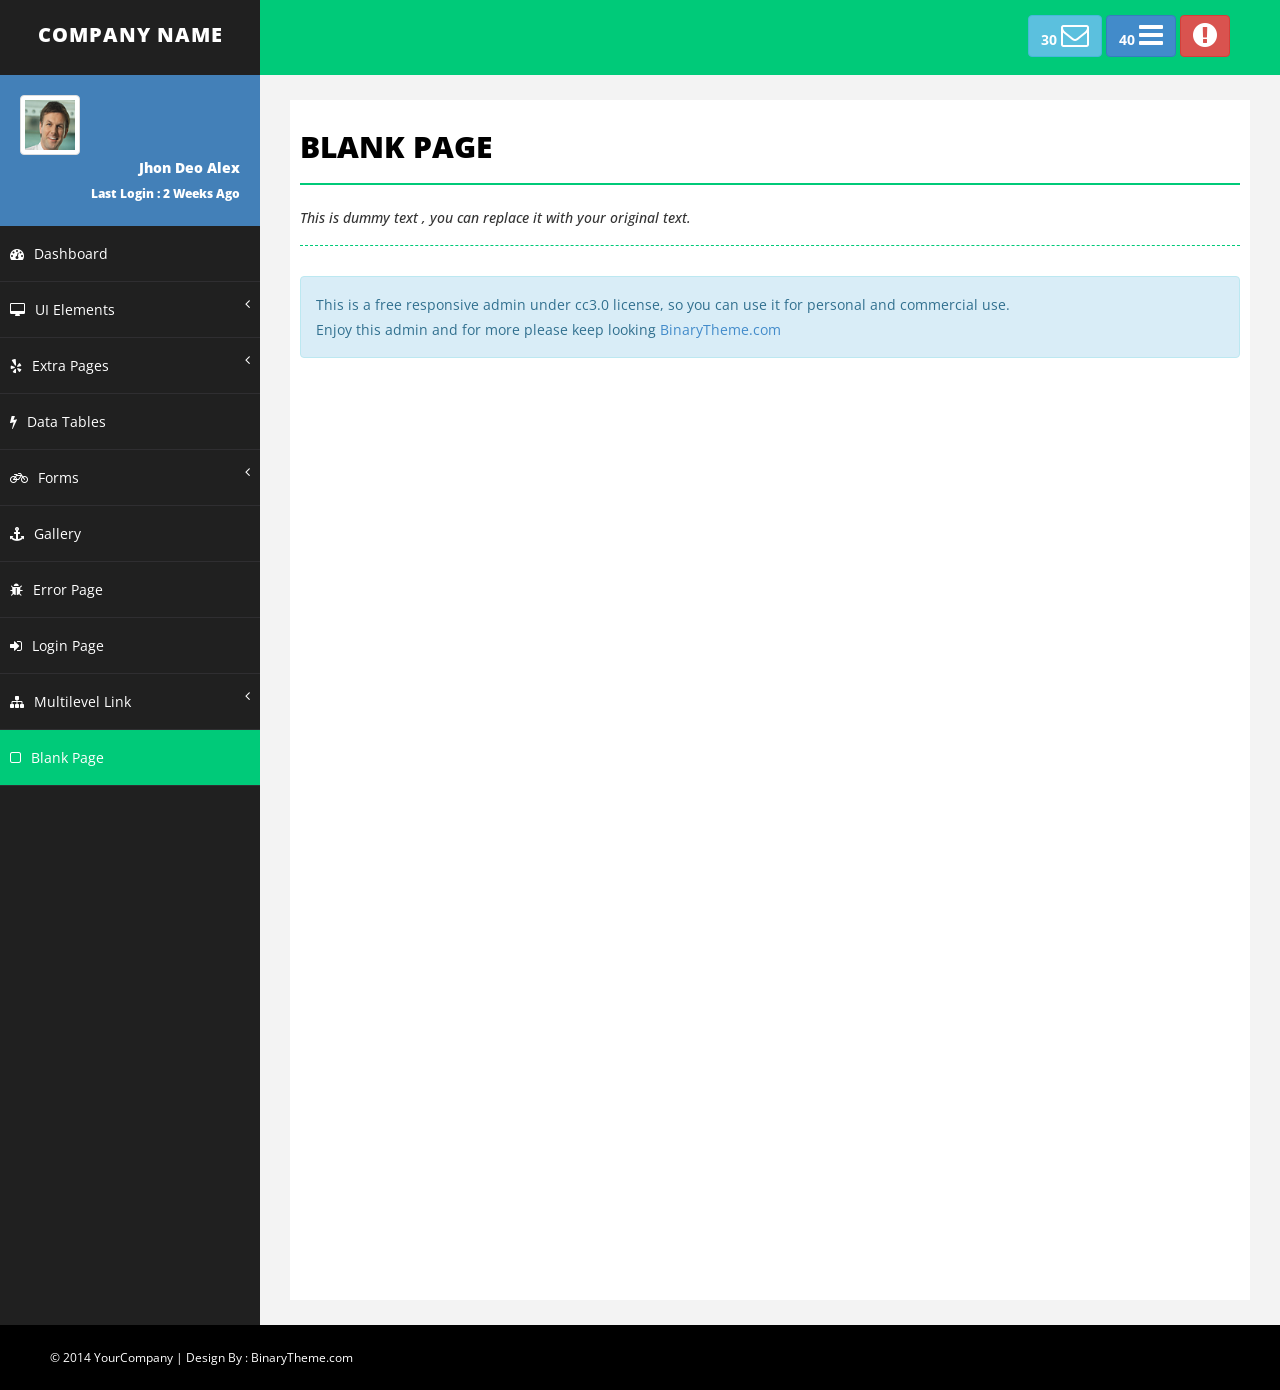
<file: TEMP/bs-advance-admin/advance-admin/blank.html>
﻿<!DOCTYPE html>
<html xmlns="http://www.w3.org/1999/xhtml">
<head>
    <meta charset="utf-8" />
    <meta name="viewport" content="width=device-width, initial-scale=1.0" />
    <title>Responsive Bootstrap Advance Admin Template</title>

    <!-- BOOTSTRAP STYLES-->
    <link href="assets/css/bootstrap.css" rel="stylesheet" />
    <!-- FONTAWESOME STYLES-->
    <link href="assets/css/font-awesome.css" rel="stylesheet" />
    <!--CUSTOM BASIC STYLES-->
    <link href="assets/css/basic.css" rel="stylesheet" />
    <!--CUSTOM MAIN STYLES-->
    <link href="assets/css/custom.css" rel="stylesheet" />
    <!-- GOOGLE FONTS-->
    <link href='http://fonts.googleapis.com/css?family=Open+Sans' rel='stylesheet' type='text/css' />
</head>
<body>
    <div id="wrapper">
        <nav class="navbar navbar-default navbar-cls-top " role="navigation" style="margin-bottom: 0">
            <div class="navbar-header">
                <button type="button" class="navbar-toggle" data-toggle="collapse" data-target=".sidebar-collapse">
                    <span class="sr-only">Toggle navigation</span>
                    <span class="icon-bar"></span>
                    <span class="icon-bar"></span>
                    <span class="icon-bar"></span>
                </button>
                <a class="navbar-brand" href="index.html">COMPANY NAME</a>
            </div>

            <div class="header-right">

              <a href="message-task.html" class="btn btn-info" title="New Message"><b>30 </b><i class="fa fa-envelope-o fa-2x"></i></a>
                <a href="message-task.html" class="btn btn-primary" title="New Task"><b>40 </b><i class="fa fa-bars fa-2x"></i></a>
                <a href="login.html" class="btn btn-danger" title="Logout"><i class="fa fa-exclamation-circle fa-2x"></i></a>


            </div>
        </nav>
        <!-- /. NAV TOP  -->
        <nav class="navbar-default navbar-side" role="navigation">
            <div class="sidebar-collapse">
                <ul class="nav" id="main-menu">
                    <li>
                        <div class="user-img-div">
                            <img src="assets/img/user.png" class="img-thumbnail" />

                            <div class="inner-text">
                                Jhon Deo Alex
                            <br />
                                <small>Last Login : 2 Weeks Ago </small>
                            </div>
                        </div>

                    </li>


                    <li>
                        <a  href="index.html"><i class="fa fa-dashboard "></i>Dashboard</a>
                    </li>
                    <li>
                        <a href="#"><i class="fa fa-desktop "></i>UI Elements <span class="fa arrow"></span></a>
                         <ul class="nav nav-second-level">
                            <li>
                                <a href="panel-tabs.html"><i class="fa fa-toggle-on"></i>Tabs & Panels</a>
                            </li>
                            <li>
                                <a href="notification.html"><i class="fa fa-bell "></i>Notifications</a>
                            </li>
                             <li>
                                <a href="progress.html"><i class="fa fa-circle-o "></i>Progressbars</a>
                            </li>
                             <li>
                                <a href="buttons.html"><i class="fa fa-code "></i>Buttons</a>
                            </li>
                             <li>
                                <a href="icons.html"><i class="fa fa-bug "></i>Icons</a>
                            </li>
                             <li>
                                <a href="wizard.html"><i class="fa fa-bug "></i>Wizard</a>
                            </li>
                             <li>
                                <a href="typography.html"><i class="fa fa-edit "></i>Typography</a>
                            </li>
                             <li>
                                <a href="grid.html"><i class="fa fa-eyedropper "></i>Grid</a>
                            </li>
                            
                           
                        </ul>
                    </li>
                     <li>
                        <a href="#"><i class="fa fa-yelp "></i>Extra Pages <span class="fa arrow"></span></a>
                         <ul class="nav nav-second-level">
                            <li>
                                <a href="invoice.html"><i class="fa fa-coffee"></i>Invoice</a>
                            </li>
                            <li>
                                <a href="pricing.html"><i class="fa fa-flash "></i>Pricing</a>
                            </li>
                             <li>
                                <a href="component.html"><i class="fa fa-key "></i>Components</a>
                            </li>
                             <li>
                                <a href="social.html"><i class="fa fa-send "></i>Social</a>
                            </li>
                            
                             <li>
                                <a href="message-task.html"><i class="fa fa-recycle "></i>Messages & Tasks</a>
                            </li>
                            
                           
                        </ul>
                    </li>
                    <li>
                        <a href="table.html"><i class="fa fa-flash "></i>Data Tables </a>
                        
                    </li>
                    <li>
                        <a href="#"><i class="fa fa-bicycle "></i>Forms <span class="fa arrow"></span></a>
                         <ul class="nav nav-second-level">
                           
                             <li>
                                <a href="form.html"><i class="fa fa-desktop "></i>Basic </a>
                            </li>
                             <li>
                                <a href="form-advance.html"><i class="fa fa-code "></i>Advance</a>
                            </li>
                             
                           
                        </ul>
                    </li>
                     <li>
                        <a href="gallery.html"><i class="fa fa-anchor "></i>Gallery</a>
                    </li>
                     <li>
                        <a href="error.html"><i class="fa fa-bug "></i>Error Page</a>
                    </li>
                    <li>
                        <a href="login.html"><i class="fa fa-sign-in "></i>Login Page</a>
                    </li>
                    <li>
                        <a href="#"><i class="fa fa-sitemap "></i>Multilevel Link <span class="fa arrow"></span></a>
                         <ul class="nav nav-second-level">
                            <li>
                                <a href="#"><i class="fa fa-bicycle "></i>Second Level Link</a>
                            </li>
                             <li>
                                <a href="#"><i class="fa fa-flask "></i>Second Level Link</a>
                            </li>
                            <li>
                                <a href="#">Second Level Link<span class="fa arrow"></span></a>
                                <ul class="nav nav-third-level">
                                    <li>
                                        <a href="#"><i class="fa fa-plus "></i>Third Level Link</a>
                                    </li>
                                    <li>
                                        <a href="#"><i class="fa fa-comments-o "></i>Third Level Link</a>
                                    </li>

                                </ul>

                            </li>
                        </ul>
                    </li>
                   
                    <li>
                        <a class="active-menu" href="blank.html"><i class="fa fa-square-o "></i>Blank Page</a>
                    </li>
                </ul>
            </div>

        </nav>
        <!-- /. NAV SIDE  -->
        <div id="page-wrapper">
            <div id="page-inner">
                <div class="row">
                    <div class="col-md-12">
                        <h1 class="page-head-line">BLANK PAGE</h1>
                        <h1 class="page-subhead-line">This is dummy text , you can replace it with your original text. </h1>

                    </div>
                </div>
                <!-- /. ROW  -->
                <div class="row">
                    <div class="col-md-12">
                        <div class="alert alert-info">
                            This is a free responsive admin under cc3.0 license, so you can use it for personal and commercial use.
                          <br />
                            Enjoy this admin and for more please keep looking <a href="http://www.binarytheme.com/" target="_blank">BinaryTheme.com</a>
                        </div>
                    </div>
                </div>

            </div>
            <!-- /. PAGE INNER  -->
        </div>
        <!-- /. PAGE WRAPPER  -->
    </div>
    <!-- /. WRAPPER  -->
    <div id="footer-sec">
        &copy; 2014 YourCompany | Design By : <a href="http://www.binarytheme.com/" target="_blank">BinaryTheme.com</a>
    </div>
    <!-- /. FOOTER  -->
    <!-- SCRIPTS -AT THE BOTOM TO REDUCE THE LOAD TIME-->
    <!-- JQUERY SCRIPTS -->
    <script src="assets/js/jquery-1.10.2.js"></script>
    <!-- BOOTSTRAP SCRIPTS -->
    <script src="assets/js/bootstrap.js"></script>
    <!-- METISMENU SCRIPTS -->
    <script src="assets/js/jquery.metisMenu.js"></script>
    <!-- CUSTOM SCRIPTS -->
    <script src="assets/js/custom.js"></script>


</body>
</html>
</file>
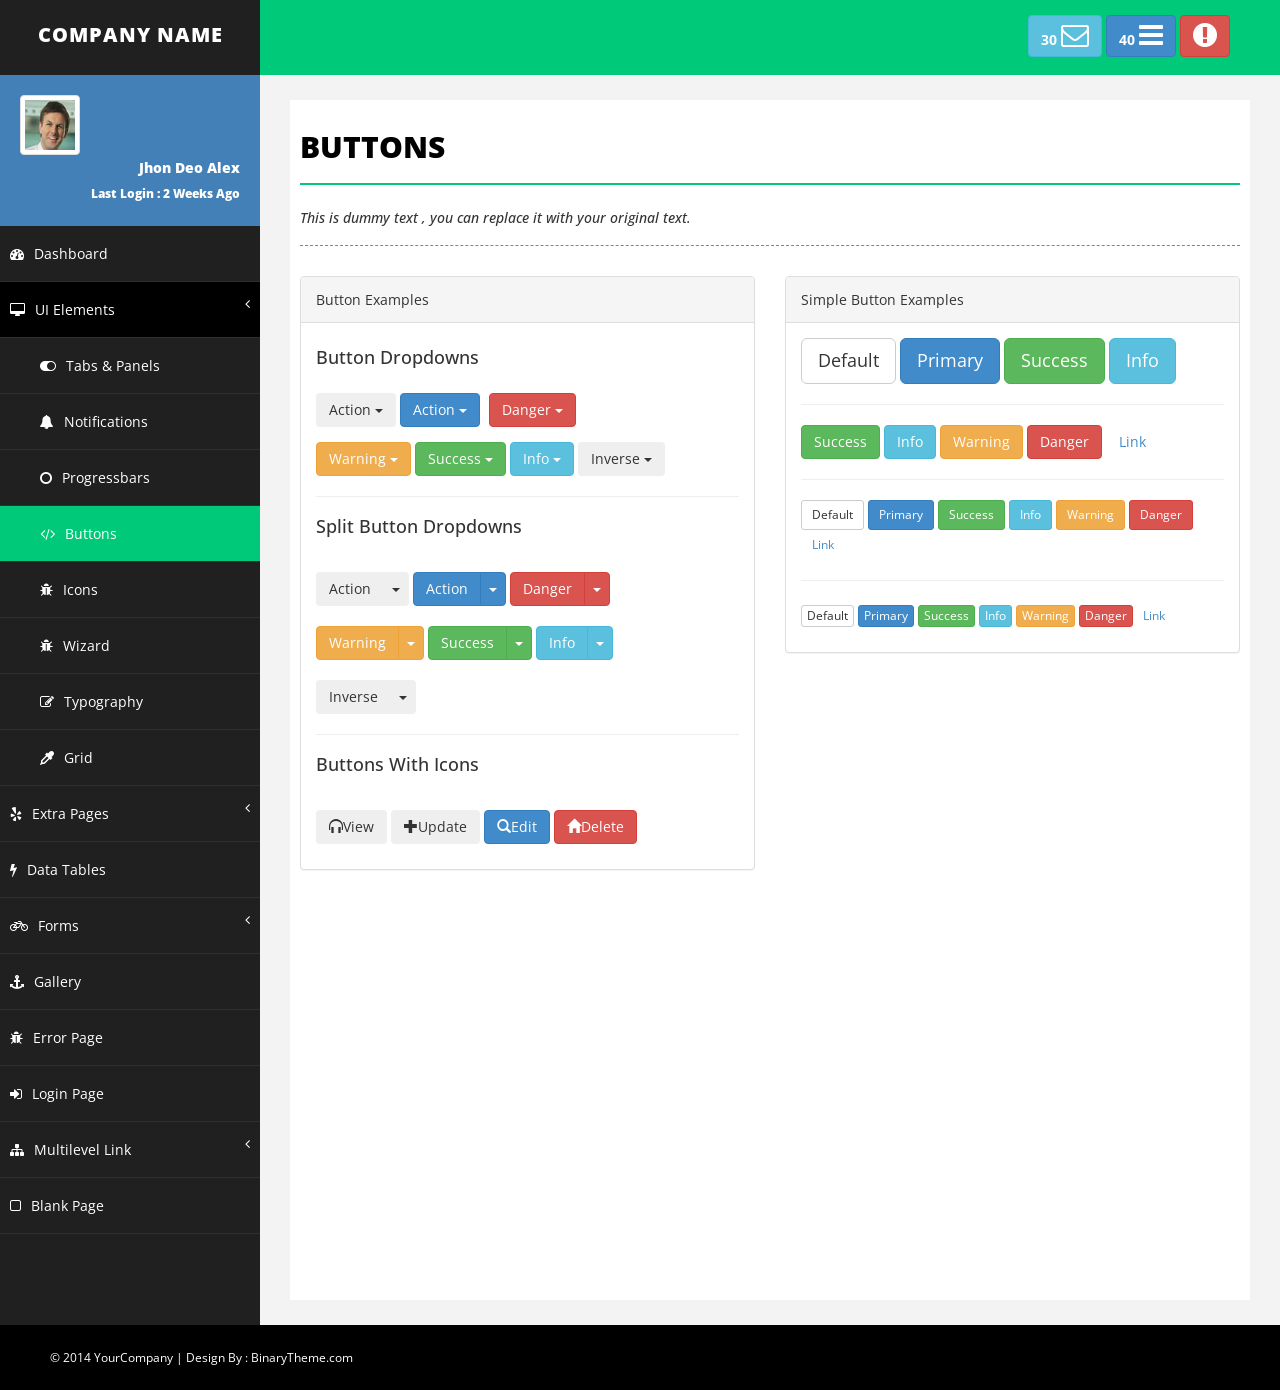
<file: TEMP/bs-advance-admin/advance-admin/buttons.html>
﻿<!DOCTYPE html>
<html xmlns="http://www.w3.org/1999/xhtml">
<head>
    <meta charset="utf-8" />
    <meta name="viewport" content="width=device-width, initial-scale=1.0" />
    <title>Responsive Bootstrap Advance Admin Template</title>

    <!-- BOOTSTRAP STYLES-->
    <link href="assets/css/bootstrap.css" rel="stylesheet" />
    <!-- FONTAWESOME STYLES-->
    <link href="assets/css/font-awesome.css" rel="stylesheet" />
    <!--CUSTOM BASIC STYLES-->
    <link href="assets/css/basic.css" rel="stylesheet" />
    <!--CUSTOM MAIN STYLES-->
    <link href="assets/css/custom.css" rel="stylesheet" />
    <!-- GOOGLE FONTS-->
    <link href='http://fonts.googleapis.com/css?family=Open+Sans' rel='stylesheet' type='text/css' />
</head>
<body>
    <div id="wrapper">
        <nav class="navbar navbar-default navbar-cls-top " role="navigation" style="margin-bottom: 0">
            <div class="navbar-header">
                <button type="button" class="navbar-toggle" data-toggle="collapse" data-target=".sidebar-collapse">
                    <span class="sr-only">Toggle navigation</span>
                    <span class="icon-bar"></span>
                    <span class="icon-bar"></span>
                    <span class="icon-bar"></span>
                </button>
                <a class="navbar-brand" href="index.html">COMPANY NAME</a>
            </div>

            <div class="header-right">

              <a href="message-task.html" class="btn btn-info" title="New Message"><b>30 </b><i class="fa fa-envelope-o fa-2x"></i></a>
                <a href="message-task.html" class="btn btn-primary" title="New Task"><b>40 </b><i class="fa fa-bars fa-2x"></i></a>
                <a href="login.html" class="btn btn-danger" title="Logout"><i class="fa fa-exclamation-circle fa-2x"></i></a>


            </div>
        </nav>
        <!-- /. NAV TOP  -->
        <nav class="navbar-default navbar-side" role="navigation">
            <div class="sidebar-collapse">
                <ul class="nav" id="main-menu">
                    <li>
                        <div class="user-img-div">
                            <img src="assets/img/user.png" class="img-thumbnail" />

                            <div class="inner-text">
                                Jhon Deo Alex
                            <br />
                                <small>Last Login : 2 Weeks Ago </small>
                            </div>
                        </div>

                    </li>


                      <li>
                        <a href="index.html"><i class="fa fa-dashboard "></i>Dashboard</a>
                    </li>
                    <li>
                        <a href="#"  class="active-menu-top"><i class="fa fa-desktop "></i>UI Elements <span class="fa arrow"></span></a>
                         <ul class="nav nav-second-level  collapse in">
                            <li>
                                <a href="panel-tabs.html"><i class="fa fa-toggle-on"></i>Tabs & Panels</a>
                            </li>
                            <li>
                                <a href="notification.html"><i class="fa fa-bell "></i>Notifications</a>
                            </li>
                             <li>
                                <a href="progress.html"><i class="fa fa-circle-o "></i>Progressbars</a>
                            </li>
                             <li>
                                <a class="active-menu" href="buttons.html"><i class="fa fa-code "></i>Buttons</a>
                            </li>
                             <li>
                                <a href="icons.html"><i class="fa fa-bug "></i>Icons</a>
                            </li>
                             <li>
                                <a href="wizard.html"><i class="fa fa-bug "></i>Wizard</a>
                            </li>
                             <li>
                                <a href="typography.html"><i class="fa fa-edit "></i>Typography</a>
                            </li>
                             <li>
                                <a href="grid.html"><i class="fa fa-eyedropper "></i>Grid</a>
                            </li>
                            
                           
                        </ul>
                    </li>
                     <li>
                        <a href="#"><i class="fa fa-yelp "></i>Extra Pages <span class="fa arrow"></span></a>
                         <ul class="nav nav-second-level">
                            <li>
                                <a href="invoice.html"><i class="fa fa-coffee"></i>Invoice</a>
                            </li>
                            <li>
                                <a href="pricing.html"><i class="fa fa-flash "></i>Pricing</a>
                            </li>
                             <li>
                                <a href="component.html"><i class="fa fa-key "></i>Components</a>
                            </li>
                             <li>
                                <a href="social.html"><i class="fa fa-send "></i>Social</a>
                            </li>
                            
                             <li>
                                <a href="message-task.html"><i class="fa fa-recycle "></i>Messages & Tasks</a>
                            </li>
                            
                           
                        </ul>
                    </li>
                    <li>
                        <a href="table.html"><i class="fa fa-flash "></i>Data Tables </a>
                        
                    </li>
                    <li>
                        <a href="#"><i class="fa fa-bicycle "></i>Forms <span class="fa arrow"></span></a>
                         <ul class="nav nav-second-level">
                           
                             <li>
                                <a href="form.html"><i class="fa fa-desktop "></i>Basic </a>
                            </li>
                             <li>
                                <a href="form-advance.html"><i class="fa fa-code "></i>Advance</a>
                            </li>
                             
                           
                        </ul>
                    </li>
                     <li>
                        <a href="gallery.html"><i class="fa fa-anchor "></i>Gallery</a>
                    </li>
                     <li>
                        <a href="error.html"><i class="fa fa-bug "></i>Error Page</a>
                    </li>
                    <li>
                        <a href="login.html"><i class="fa fa-sign-in "></i>Login Page</a>
                    </li>
                    <li>
                        <a href="#"><i class="fa fa-sitemap "></i>Multilevel Link <span class="fa arrow"></span></a>
                         <ul class="nav nav-second-level">
                            <li>
                                <a href="#"><i class="fa fa-bicycle "></i>Second Level Link</a>
                            </li>
                             <li>
                                <a href="#"><i class="fa fa-flask "></i>Second Level Link</a>
                            </li>
                            <li>
                                <a href="#">Second Level Link<span class="fa arrow"></span></a>
                                <ul class="nav nav-third-level">
                                    <li>
                                        <a href="#"><i class="fa fa-plus "></i>Third Level Link</a>
                                    </li>
                                    <li>
                                        <a href="#"><i class="fa fa-comments-o "></i>Third Level Link</a>
                                    </li>

                                </ul>

                            </li>
                        </ul>
                    </li>
                   
                    <li>
                        <a href="blank.html"><i class="fa fa-square-o "></i>Blank Page</a>
                    </li>
                </ul>
            </div>

        </nav>
        <!-- /. NAV SIDE  -->
        <div id="page-wrapper">
            <div id="page-inner">
                <div class="row">
                    <div class="col-md-12">
                        <h1 class="page-head-line">Buttons</h1>
                        <h1 class="page-subhead-line">This is dummy text , you can replace it with your original text. </h1>

                    </div>
                </div>
                <!-- /. ROW  -->
                <div class="row">
                    <div class="col-md-6">
                        <div class="panel panel-default">
                            <div class="panel-heading">
                                Button Examples
                            </div>

                            <div class="panel-body">
                                 <h4>Button Dropdowns</h4>
                                <div style="margin-top: 20px;">
                                    <div class="btn-group">
                                        <button data-toggle="dropdown" class="btn dropdown-toggle">Action <span class="caret"></span></button>
                                        <ul class="dropdown-menu">
                                            <li><a href="#">Action</a></li>
                                            <li><a href="#">Another action</a></li>
                                            <li><a href="#">Something else here</a></li>
                                            <li class="divider"></li>
                                            <li><a href="#">Separated link</a></li>
                                        </ul>
                                    </div>
                                    <div class="btn-group">
                                        <button data-toggle="dropdown" class="btn btn-primary dropdown-toggle">Action <span class="caret"></span></button>
                                        <ul class="dropdown-menu">
                                            <li><a href="#">Action</a></li>
                                            <li><a href="#">Another action</a></li>
                                            <li><a href="#">Something else here</a></li>
                                            <li class="divider"></li>
                                            <li><a href="#">Separated link</a></li>
                                        </ul>
                                    </div>
                                    <div style="margin: 5px;" class="btn-group">
                                        <button data-toggle="dropdown" class="btn btn-danger dropdown-toggle">Danger <span class="caret"></span></button>
                                        <ul class="dropdown-menu">
                                            <li><a href="#">Action</a></li>
                                            <li><a href="#">Another action</a></li>
                                            <li><a href="#">Something else here</a></li>
                                            <li class="divider"></li>
                                            <li><a href="#">Separated link</a></li>
                                        </ul>
                                    </div>
                                </div>
                                <div style="margin-top: 10px;">
                                    <div class="btn-group">
                                        <button data-toggle="dropdown" class="btn btn-warning dropdown-toggle">Warning <span class="caret"></span></button>
                                        <ul class="dropdown-menu">
                                            <li><a href="#">Action</a></li>
                                            <li><a href="#">Another action</a></li>
                                            <li><a href="#">Something else here</a></li>
                                            <li class="divider"></li>
                                            <li><a href="#">Separated link</a></li>
                                        </ul>
                                    </div>
                                    <div class="btn-group">
                                        <button data-toggle="dropdown" class="btn btn-success dropdown-toggle">Success <span class="caret"></span></button>
                                        <ul class="dropdown-menu">
                                            <li><a href="#">Action</a></li>
                                            <li><a href="#">Another action</a></li>
                                            <li><a href="#">Something else here</a></li>
                                            <li class="divider"></li>
                                            <li><a href="#">Separated link</a></li>
                                        </ul>
                                    </div>
                                    <div class="btn-group">
                                        <button data-toggle="dropdown" class="btn btn-info dropdown-toggle">Info <span class="caret"></span></button>
                                        <ul class="dropdown-menu">
                                            <li><a href="#">Action</a></li>
                                            <li><a href="#">Another action</a></li>
                                            <li><a href="#">Something else here</a></li>
                                            <li class="divider"></li>
                                            <li><a href="#">Separated link</a></li>
                                        </ul>
                                    </div>
                                    <div class="btn-group">
                                        <button data-toggle="dropdown" class="btn btn-inverse dropdown-toggle">Inverse <span class="caret"></span></button>
                                        <ul class="dropdown-menu">
                                            <li><a href="#">Action</a></li>
                                            <li><a href="#">Another action</a></li>
                                            <li><a href="#">Something else here</a></li>
                                            <li class="divider"></li>
                                            <li><a href="#">Separated link</a></li>
                                        </ul>
                                    </div>
                                </div>
                                <hr />
                                <h4>Split Button Dropdowns</h4>
                                <br />
                                <div style="padding-bottom:20px;" >
                                    <div class="btn-group">
                                        <button class="btn">Action</button>
                                        <button data-toggle="dropdown" class="btn dropdown-toggle"><span class="caret"></span></button>
                                        <ul class="dropdown-menu">
                                            <li><a href="#">Action</a></li>
                                            <li><a href="#">Another action</a></li>
                                            <li><a href="#">Something else here</a></li>
                                            <li class="divider"></li>
                                            <li><a href="#">Separated link</a></li>
                                        </ul>
                                    </div>
                                    <div class="btn-group">
                                        <button class="btn btn-primary">Action</button>
                                        <button data-toggle="dropdown" class="btn btn-primary dropdown-toggle"><span class="caret"></span></button>
                                        <ul class="dropdown-menu">
                                            <li><a href="#">Action</a></li>
                                            <li><a href="#">Another action</a></li>
                                            <li><a href="#">Something else here</a></li>
                                            <li class="divider"></li>
                                            <li><a href="#">Separated link</a></li>
                                        </ul>
                                    </div>
                                    <div class="btn-group">
                                        <button class="btn btn-danger">Danger</button>
                                        <button data-toggle="dropdown" class="btn btn-danger dropdown-toggle"><span class="caret"></span></button>
                                        <ul class="dropdown-menu">
                                            <li><a href="#">Action</a></li>
                                            <li><a href="#">Another action</a></li>
                                            <li><a href="#">Something else here</a></li>
                                            <li class="divider"></li>
                                            <li><a href="#">Separated link</a></li>
                                        </ul>
                                    </div>
                                </div>
                                <div style="padding-bottom:20px;">
                                    <div class="btn-group">
                                        <button class="btn btn-warning">Warning</button>
                                        <button data-toggle="dropdown" class="btn btn-warning dropdown-toggle"><span class="caret"></span></button>
                                        <ul class="dropdown-menu">
                                            <li><a href="#">Action</a></li>
                                            <li><a href="#">Another action</a></li>
                                            <li><a href="#">Something else here</a></li>
                                            <li class="divider"></li>
                                            <li><a href="#">Separated link</a></li>
                                        </ul>
                                    </div>
                                    <div class="btn-group">
                                        <button class="btn btn-success">Success</button>
                                        <button data-toggle="dropdown" class="btn btn-success dropdown-toggle"><span class="caret"></span></button>
                                        <ul class="dropdown-menu">
                                            <li><a href="#">Action</a></li>
                                            <li><a href="#">Another action</a></li>
                                            <li><a href="#">Something else here</a></li>
                                            <li class="divider"></li>
                                            <li><a href="#">Separated link</a></li>
                                        </ul>
                                    </div>
                                    <div class="btn-group">
                                        <button class="btn btn-info">Info</button>
                                        <button data-toggle="dropdown" class="btn btn-info dropdown-toggle"><span class="caret"></span></button>
                                        <ul class="dropdown-menu">
                                            <li><a href="#">Action</a></li>
                                            <li><a href="#">Another action</a></li>
                                            <li><a href="#">Something else here</a></li>
                                            <li class="divider"></li>
                                            <li><a href="#">Separated link</a></li>
                                        </ul>
                                    </div>
                                </div>
                                <div  >
                                    <div class="btn-group">
                                        <button class="btn btn-inverse">Inverse</button>
                                        <button data-toggle="dropdown" class="btn btn-inverse dropdown-toggle"><span class="caret"></span></button>
                                        <ul class="dropdown-menu">
                                            <li><a href="#">Action</a></li>
                                            <li><a href="#">Another action</a></li>
                                            <li><a href="#">Something else here</a></li>
                                            <li class="divider"></li>
                                            <li><a href="#">Separated link</a></li>
                                        </ul>
                                    </div>
                                </div>
                                <hr />

                                <h4>Buttons With Icons</h4>

                                <br />
                                <p>
                                    <button class="btn"><i class="glyphicon glyphicon-headphones"></i>View</button>
                                    <button class="btn btn-inverse"><i class="glyphicon glyphicon-plus"></i>Update</button>
                                    <button class="btn btn-primary"><i class="glyphicon glyphicon-search"></i>Edit</button>
                                    <button class="btn btn-danger"><i class="glyphicon glyphicon-home"></i>Delete</button>
                                </p>



                            </div>
                        </div>
                    </div>
                     <div class="col-md-6">
                        <div class="panel panel-default">
                            <div class="panel-heading">
                              Simple Button Examples
                            </div>

                            <div class="panel-body">
                               
                                <p>
        <button type="button" class="btn btn-lg btn-default">Default</button>
        <button type="button" class="btn btn-lg btn-primary">Primary</button>
        <button type="button" class="btn btn-lg btn-success">Success</button>
        <button type="button" class="btn btn-lg btn-info">Info</button>
      </p>
                                <hr />
                                <p>
        <button type="button" class="btn btn-success">Success</button>
        <button type="button" class="btn btn-info">Info</button>
        <button type="button" class="btn btn-warning">Warning</button>
        <button type="button" class="btn btn-danger">Danger</button>
        <button type="button" class="btn btn-link">Link</button>
      </p>
                                <hr />
                                <p >
        <button type="button" class="btn btn-sm btn-default">Default</button>
        <button type="button" class="btn btn-sm btn-primary">Primary</button>
        <button type="button" class="btn btn-sm btn-success">Success</button>
        <button type="button" class="btn btn-sm btn-info">Info</button>
        <button type="button" class="btn btn-sm btn-warning">Warning</button>
        <button type="button" class="btn btn-sm btn-danger">Danger</button>
        <button type="button" class="btn btn-sm btn-link">Link</button>
      </p>
                                <hr />
                                <p>
        <button type="button" class="btn btn-xs btn-default">Default</button>
        <button type="button" class="btn btn-xs btn-primary">Primary</button>
        <button type="button" class="btn btn-xs btn-success">Success</button>
        <button type="button" class="btn btn-xs btn-info">Info</button>
        <button type="button" class="btn btn-xs btn-warning">Warning</button>
        <button type="button" class="btn btn-xs btn-danger">Danger</button>
        <button type="button" class="btn btn-xs btn-link">Link</button>
      </p>
                                </div>
                            </div>
                         </div>
                </div>
                 <!-- /. ROW  -->
               
            </div>
            <!-- /. PAGE INNER  -->
        </div>
        <!-- /. PAGE WRAPPER  -->
    </div>
    <!-- /. WRAPPER  -->
    <div id="footer-sec">
        &copy; 2014 YourCompany | Design By : <a href="http://www.binarytheme.com/" target="_blank">BinaryTheme.com</a>
    </div>
    <!-- /. FOOTER  -->
    <!-- SCRIPTS -AT THE BOTOM TO REDUCE THE LOAD TIME-->
    <!-- JQUERY SCRIPTS -->
    <script src="assets/js/jquery-1.10.2.js"></script>
    <!-- BOOTSTRAP SCRIPTS -->
    <script src="assets/js/bootstrap.js"></script>
    <!-- METISMENU SCRIPTS -->
    <script src="assets/js/jquery.metisMenu.js"></script>
    <!-- CUSTOM SCRIPTS -->
    <script src="assets/js/custom.js"></script>


</body>
</html>
</file>
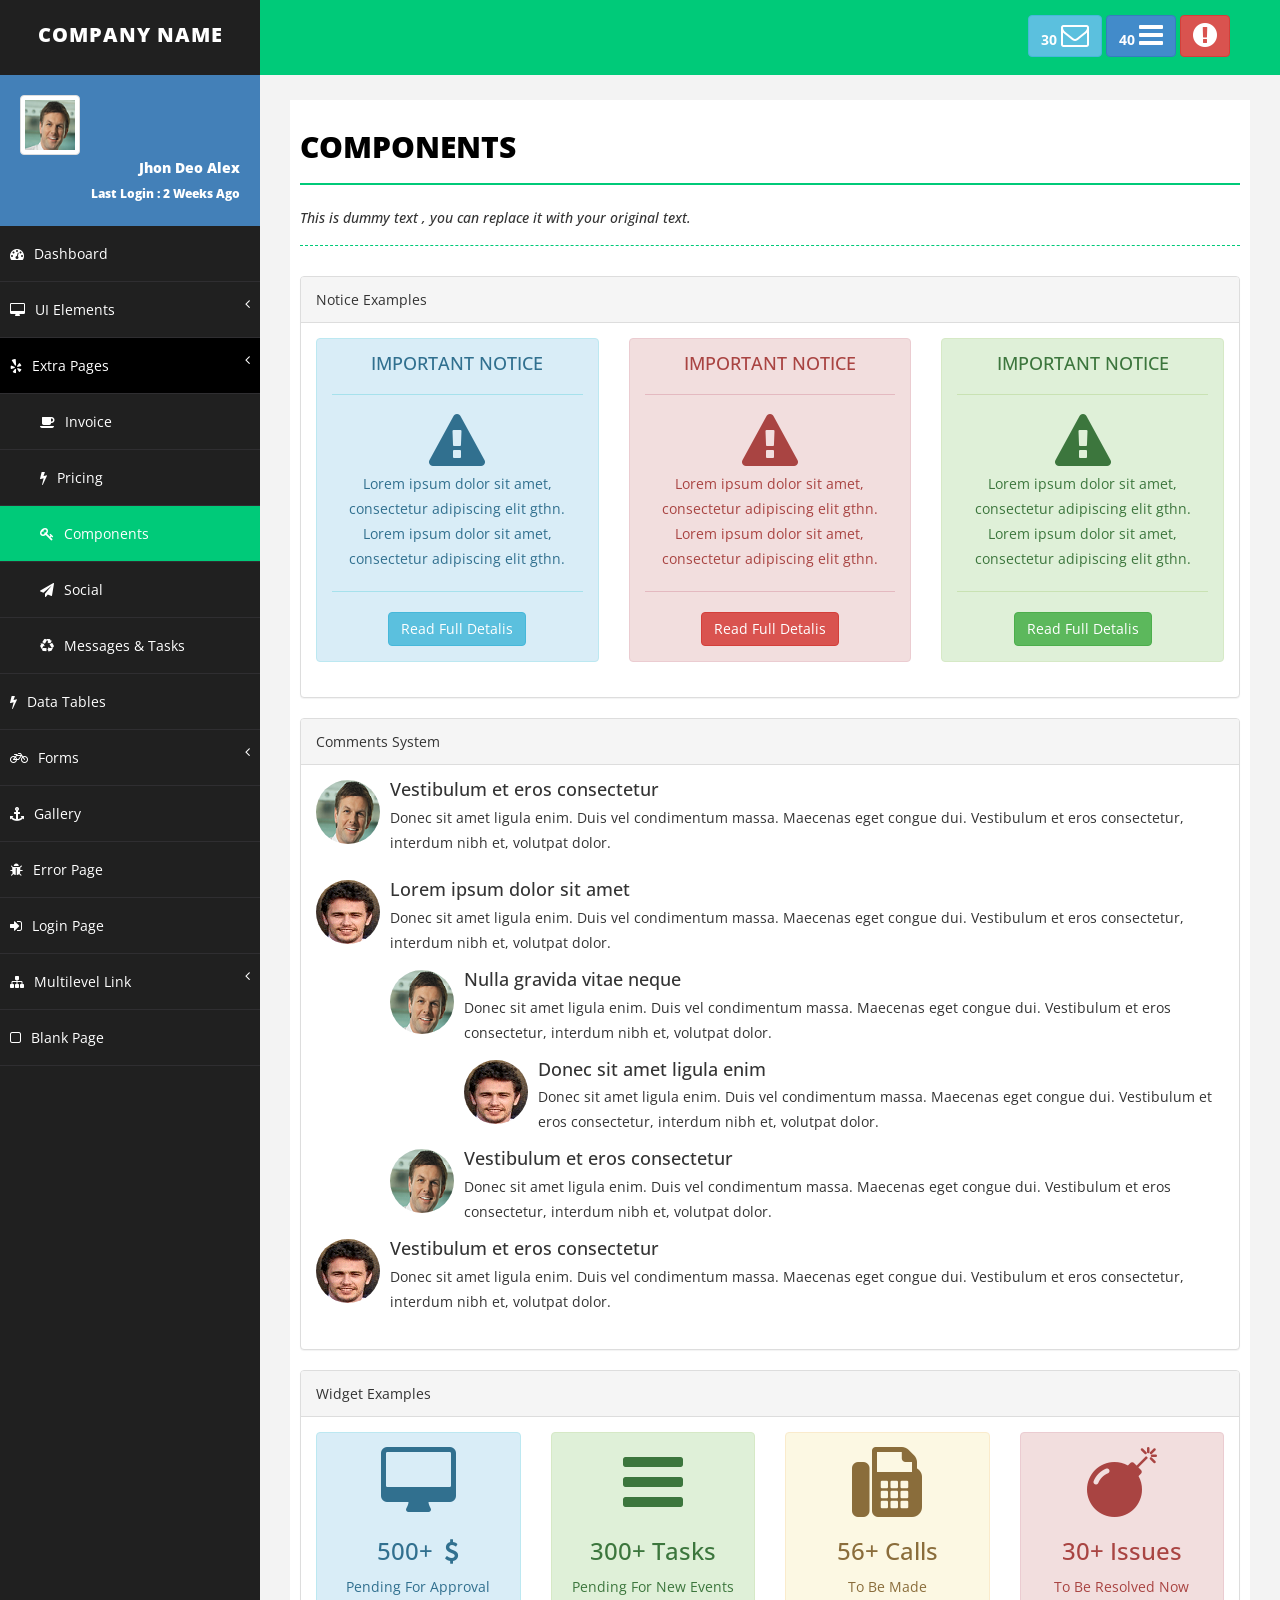
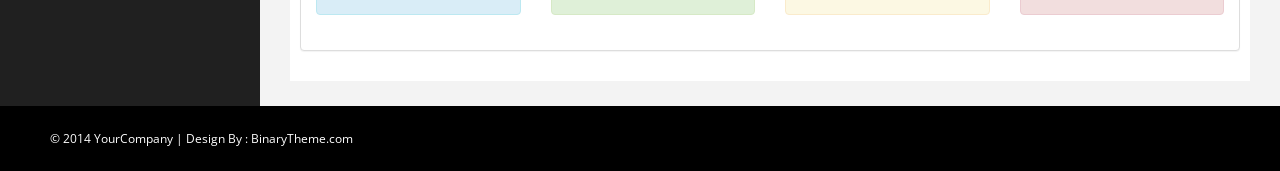
<file: TEMP/bs-advance-admin/advance-admin/component.html>
﻿<!DOCTYPE html>
<html xmlns="http://www.w3.org/1999/xhtml">
<head>
    <meta charset="utf-8" />
    <meta name="viewport" content="width=device-width, initial-scale=1.0" />
    <title>Responsive Bootstrap Advance Admin Template</title>

    <!-- BOOTSTRAP STYLES-->
    <link href="assets/css/bootstrap.css" rel="stylesheet" />
    <!-- FONTAWESOME STYLES-->
    <link href="assets/css/font-awesome.css" rel="stylesheet" />
    <!--CUSTOM BASIC STYLES-->
    <link href="assets/css/basic.css" rel="stylesheet" />
    <!--CUSTOM MAIN STYLES-->
    <link href="assets/css/custom.css" rel="stylesheet" />
    <!-- GOOGLE FONTS-->
    <link href='http://fonts.googleapis.com/css?family=Open+Sans' rel='stylesheet' type='text/css' />
</head>
<body>
    <div id="wrapper">
        <nav class="navbar navbar-default navbar-cls-top " role="navigation" style="margin-bottom: 0">
            <div class="navbar-header">
                <button type="button" class="navbar-toggle" data-toggle="collapse" data-target=".sidebar-collapse">
                    <span class="sr-only">Toggle navigation</span>
                    <span class="icon-bar"></span>
                    <span class="icon-bar"></span>
                    <span class="icon-bar"></span>
                </button>
                <a class="navbar-brand" href="index.html">COMPANY NAME</a>
            </div>

            <div class="header-right">

              <a href="message-task.html" class="btn btn-info" title="New Message"><b>30 </b><i class="fa fa-envelope-o fa-2x"></i></a>
                <a href="message-task.html" class="btn btn-primary" title="New Task"><b>40 </b><i class="fa fa-bars fa-2x"></i></a>
                <a href="login.html" class="btn btn-danger" title="Logout"><i class="fa fa-exclamation-circle fa-2x"></i></a>


            </div>
        </nav>
        <!-- /. NAV TOP  -->
        <nav class="navbar-default navbar-side" role="navigation">
            <div class="sidebar-collapse">
                <ul class="nav" id="main-menu">
                    <li>
                        <div class="user-img-div">
                            <img src="assets/img/user.png" class="img-thumbnail" />

                            <div class="inner-text">
                                Jhon Deo Alex
                            <br />
                                <small>Last Login : 2 Weeks Ago </small>
                            </div>
                        </div>

                    </li>


                    <li>
                        <a  href="index.html"><i class="fa fa-dashboard "></i>Dashboard</a>
                    </li>
                    <li>
                        <a href="#"><i class="fa fa-desktop "></i>UI Elements <span class="fa arrow"></span></a>
                         <ul class="nav nav-second-level">
                            <li>
                                <a href="panel-tabs.html"><i class="fa fa-toggle-on"></i>Tabs & Panels</a>
                            </li>
                            <li>
                                <a href="notification.html"><i class="fa fa-bell "></i>Notifications</a>
                            </li>
                             <li>
                                <a href="progress.html"><i class="fa fa-circle-o "></i>Progressbars</a>
                            </li>
                             <li>
                                <a href="buttons.html"><i class="fa fa-code "></i>Buttons</a>
                            </li>
                             <li>
                                <a href="icons.html"><i class="fa fa-bug "></i>Icons</a>
                            </li>
                             <li>
                                <a href="wizard.html"><i class="fa fa-bug "></i>Wizard</a>
                            </li>
                             <li>
                                <a href="typography.html"><i class="fa fa-edit "></i>Typography</a>
                            </li>
                             <li>
                                <a href="grid.html"><i class="fa fa-eyedropper "></i>Grid</a>
                            </li>
                            
                           
                        </ul>
                    </li>
                     <li>
                        <a class="active-menu-top" href="#"><i class="fa fa-yelp "></i>Extra Pages <span class="fa arrow"></span></a>
                         <ul class="nav nav-second-level collapse in">
                            <li>
                                <a href="invoice.html"><i class="fa fa-coffee"></i>Invoice</a>
                            </li>
                            <li>
                                <a href="pricing.html"><i class="fa fa-flash "></i>Pricing</a>
                            </li>
                             <li>
                                <a class="active-menu" href="component.html"><i class="fa fa-key "></i>Components</a>
                            </li>
                             <li>
                                <a href="social.html"><i class="fa fa-send "></i>Social</a>
                            </li>
                            
                             <li>
                                <a href="message-task.html"><i class="fa fa-recycle "></i>Messages & Tasks</a>
                            </li>
                            
                           
                        </ul>
                    </li>
                    <li>
                        <a href="table.html"><i class="fa fa-flash "></i>Data Tables </a>
                        
                    </li>
                    <li>
                        <a href="#"><i class="fa fa-bicycle "></i>Forms <span class="fa arrow"></span></a>
                         <ul class="nav nav-second-level">
                           
                             <li>
                                <a href="form.html"><i class="fa fa-desktop "></i>Basic </a>
                            </li>
                             <li>
                                <a href="form-advance.html"><i class="fa fa-code "></i>Advance</a>
                            </li>
                             
                           
                        </ul>
                    </li>
                     <li>
                        <a href="gallery.html"><i class="fa fa-anchor "></i>Gallery</a>
                    </li>
                     <li>
                        <a href="error.html"><i class="fa fa-bug "></i>Error Page</a>
                    </li>
                    <li>
                        <a href="login.html"><i class="fa fa-sign-in "></i>Login Page</a>
                    </li>
                    <li>
                        <a href="#"><i class="fa fa-sitemap "></i>Multilevel Link <span class="fa arrow"></span></a>
                         <ul class="nav nav-second-level">
                            <li>
                                <a href="#"><i class="fa fa-bicycle "></i>Second Level Link</a>
                            </li>
                             <li>
                                <a href="#"><i class="fa fa-flask "></i>Second Level Link</a>
                            </li>
                            <li>
                                <a href="#">Second Level Link<span class="fa arrow"></span></a>
                                <ul class="nav nav-third-level">
                                    <li>
                                        <a href="#"><i class="fa fa-plus "></i>Third Level Link</a>
                                    </li>
                                    <li>
                                        <a href="#"><i class="fa fa-comments-o "></i>Third Level Link</a>
                                    </li>

                                </ul>

                            </li>
                        </ul>
                    </li>
                   
                    <li>
                        <a  href="blank.html"><i class="fa fa-square-o "></i>Blank Page</a>
                    </li>
                </ul>
            </div>

        </nav>
        <!-- /. NAV SIDE  -->
        <div id="page-wrapper">
            <div id="page-inner">
                <div class="row">
                    <div class="col-md-12">
                        <h1 class="page-head-line">Components</h1>
                        <h1 class="page-subhead-line">This is dummy text , you can replace it with your original text. </h1>

                    </div>
                </div>
                <!-- /. ROW  -->
                 <div class="row">
                    <div class="col-md-12">
                      <div class="panel panel-default">
                        <div class="panel-heading">
                            Notice Examples
                        </div>
                        <div class="panel-body">
                            <div class="row">
                                 <div class="col-md-4 ">
                      <div class="alert alert-info text-center">
                          <h4> IMPORTANT NOTICE</h4> 
                          <hr />
                            <i class="fa fa-warning fa-4x"></i>
                          <p>
                         Lorem ipsum dolor sit amet, consectetur adipiscing elit gthn.
                           Lorem ipsum dolor sit amet, consectetur adipiscing elit gthn.
                        </p>
                          <hr />
                           <a href="#" class="btn btn-info">Read Full Detalis</a> 
                        </div>
                    </div>
             <div class="col-md-4 ">
                      <div class="alert alert-danger text-center">
                          <h4> IMPORTANT NOTICE</h4> 
                          <hr />
                            <i class="fa fa-warning fa-4x"></i>
                          <p>
                         Lorem ipsum dolor sit amet, consectetur adipiscing elit gthn.
                           Lorem ipsum dolor sit amet, consectetur adipiscing elit gthn.
                        </p>
                          <hr />
                           <a href="#" class="btn btn-danger">Read Full Detalis</a> 
                        </div>
                    </div>
              <div class="col-md-4 ">
                      <div class="alert alert-success text-center">
                          <h4> IMPORTANT NOTICE</h4> 
                          <hr />
                            <i class="fa fa-warning fa-4x"></i>
                          <p>
                         Lorem ipsum dolor sit amet, consectetur adipiscing elit gthn.
                           Lorem ipsum dolor sit amet, consectetur adipiscing elit gthn.
                        </p>
                          <hr />
                           <a href="#" class="btn btn-success">Read Full Detalis</a> 
                        </div>
                    </div>
                            </div>
                            </div>
                          </div>
                        </div>
                     </div>
                <!--/.ROW-->
                <div class="row">
                    <div class="col-md-12">
                      <div class="panel panel-default">
                        <div class="panel-heading">
                            Comments System
                        </div>
                        <div class="panel-body">
                            <ul class="media-list">
                        <li class="media">
        <a class="pull-left" href="#">
          <img class="media-object img-circle" src="assets/img/user.png">
        </a>
        <div class="media-body">
            <h4 class="media-heading">Vestibulum et eros consectetur</h4>
          <p>
              Donec sit amet ligula enim. Duis vel condimentum massa.
               Maecenas eget congue dui. Vestibulum et eros consectetur,
               interdum nibh et, volutpat dolor.
          </p>
            </div>
                            </li>
                   <!-- COMMENT SECTION - ONE END-->
      <li class="media">
        <a class="pull-left" href="#">
          <img class="media-object img-circle" src="assets/img/user.gif">
        </a>
        <div class="media-body">
          <h4 class="media-heading">Lorem ipsum dolor sit amet</h4>
          <p>
              Donec sit amet ligula enim. Duis vel condimentum massa.
               Maecenas eget congue dui. Vestibulum et eros consectetur,
               interdum nibh et, volutpat dolor.
          </p>
          <!-- Nested media object -->
          <div class="media">
            <a class="pull-left" href="#">
              <img class="media-object img-circle" src="assets/img/user.png">
            </a>
            <div class="media-body">
              <h4 class="media-heading">Nulla gravida vitae neque </h4>
             Donec sit amet ligula enim. Duis vel condimentum massa.
               Maecenas eget congue dui. Vestibulum et eros consectetur,
               interdum nibh et, volutpat dolor.
              <!-- Nested media object -->
              <div class="media">
                <a class="pull-left" href="#">
                 <img class="media-object img-circle" src="assets/img/user.gif">
                </a>
                <div class="media-body">
                  <h4 class="media-heading">Donec sit amet ligula enim</h4>
                     Donec sit amet ligula enim. Duis vel condimentum massa.
               Maecenas eget congue dui. Vestibulum et eros consectetur,
               interdum nibh et, volutpat dolor.
                </div>
              </div>
            </div>
          </div>
          <!-- Nested media object -->
          <div class="media">
            <a class="pull-left" href="#">
              <img class="media-object img-circle" src="assets/img/user.png">
            </a>
            <div class="media-body">
              <h4 class="media-heading">Vestibulum et eros consectetur</h4>
               Donec sit amet ligula enim. Duis vel condimentum massa.
               Maecenas eget congue dui. Vestibulum et eros consectetur,
               interdum nibh et, volutpat dolor.
            </div>
          </div>
        </div>
      </li>
                      <!-- COMMENT SECTION - TWO END-->
       <li class="media">
        <a class="pull-left" href="#">
          <img class="media-object img-circle" src="assets/img/user.gif">
        </a>
        <div class="media-body">
            <h4 class="media-heading">Vestibulum et eros consectetur</h4>
          <p>
              Donec sit amet ligula enim. Duis vel condimentum massa.
               Maecenas eget congue dui. Vestibulum et eros consectetur,
               interdum nibh et, volutpat dolor.
          </p>
            </div>
                            </li>
                      <!-- COMMENT SECTION - THREE END-->
    </ul>
                            </div>
                        </div>
                    </div>
                </div>
                <!--/.ROW-->
                <div class="row">
                    <div class="col-md-12">
                      <div class="panel panel-default">
                        <div class="panel-heading">
                            Widget Examples
                        </div>
                        <div class="panel-body">
                            <div class="row">
                                <div class="col-md-3 ">
                      <div class="alert alert-info text-center">
                            <i class="fa fa-desktop fa-5x"></i>
                            <h3>500+&nbsp; <i class="fa fa-dollar"></i></h3>
                            Pending For Approval
                        </div>
                    </div>
              <div class="col-md-3 ">
                      <div class="alert alert-success text-center">
                            <i class="fa fa-bars fa-5x"></i>
                            <h3>300+ Tasks</h3>
                            Pending For New Events
                        </div>
                    </div>
               <div class="col-md-3 ">
                      <div class="alert alert-warning text-center">
                            <i class="fa fa-fax fa-5x"></i>
                            <h3>56+ Calls</h3>
                           To Be Made 
                        </div>
                    </div>
               <div class="col-md-3 ">
                      <div class="alert alert-danger text-center">
                            <i class="fa fa-bomb fa-5x"></i>
                            <h3>30+ Issues </h3>
                            To Be Resolved Now
                        </div>
                    </div>
                            </div>
                            </div>
                        </div>
                        </div>
                    </div>
                <!--/.ROW-->
                
            </div>
            <!-- /. PAGE INNER  -->
        </div>
        <!-- /. PAGE WRAPPER  -->
    </div>
    <!-- /. WRAPPER  -->
    <div id="footer-sec">
        &copy; 2014 YourCompany | Design By : <a href="http://www.binarytheme.com/" target="_blank">BinaryTheme.com</a>
    </div>
    <!-- /. FOOTER  -->
    <!-- SCRIPTS -AT THE BOTOM TO REDUCE THE LOAD TIME-->
    <!-- JQUERY SCRIPTS -->
    <script src="assets/js/jquery-1.10.2.js"></script>
    <!-- BOOTSTRAP SCRIPTS -->
    <script src="assets/js/bootstrap.js"></script>
    <!-- METISMENU SCRIPTS -->
    <script src="assets/js/jquery.metisMenu.js"></script>
    <!-- CUSTOM SCRIPTS -->
    <script src="assets/js/custom.js"></script>


</body>
</html>
</file>
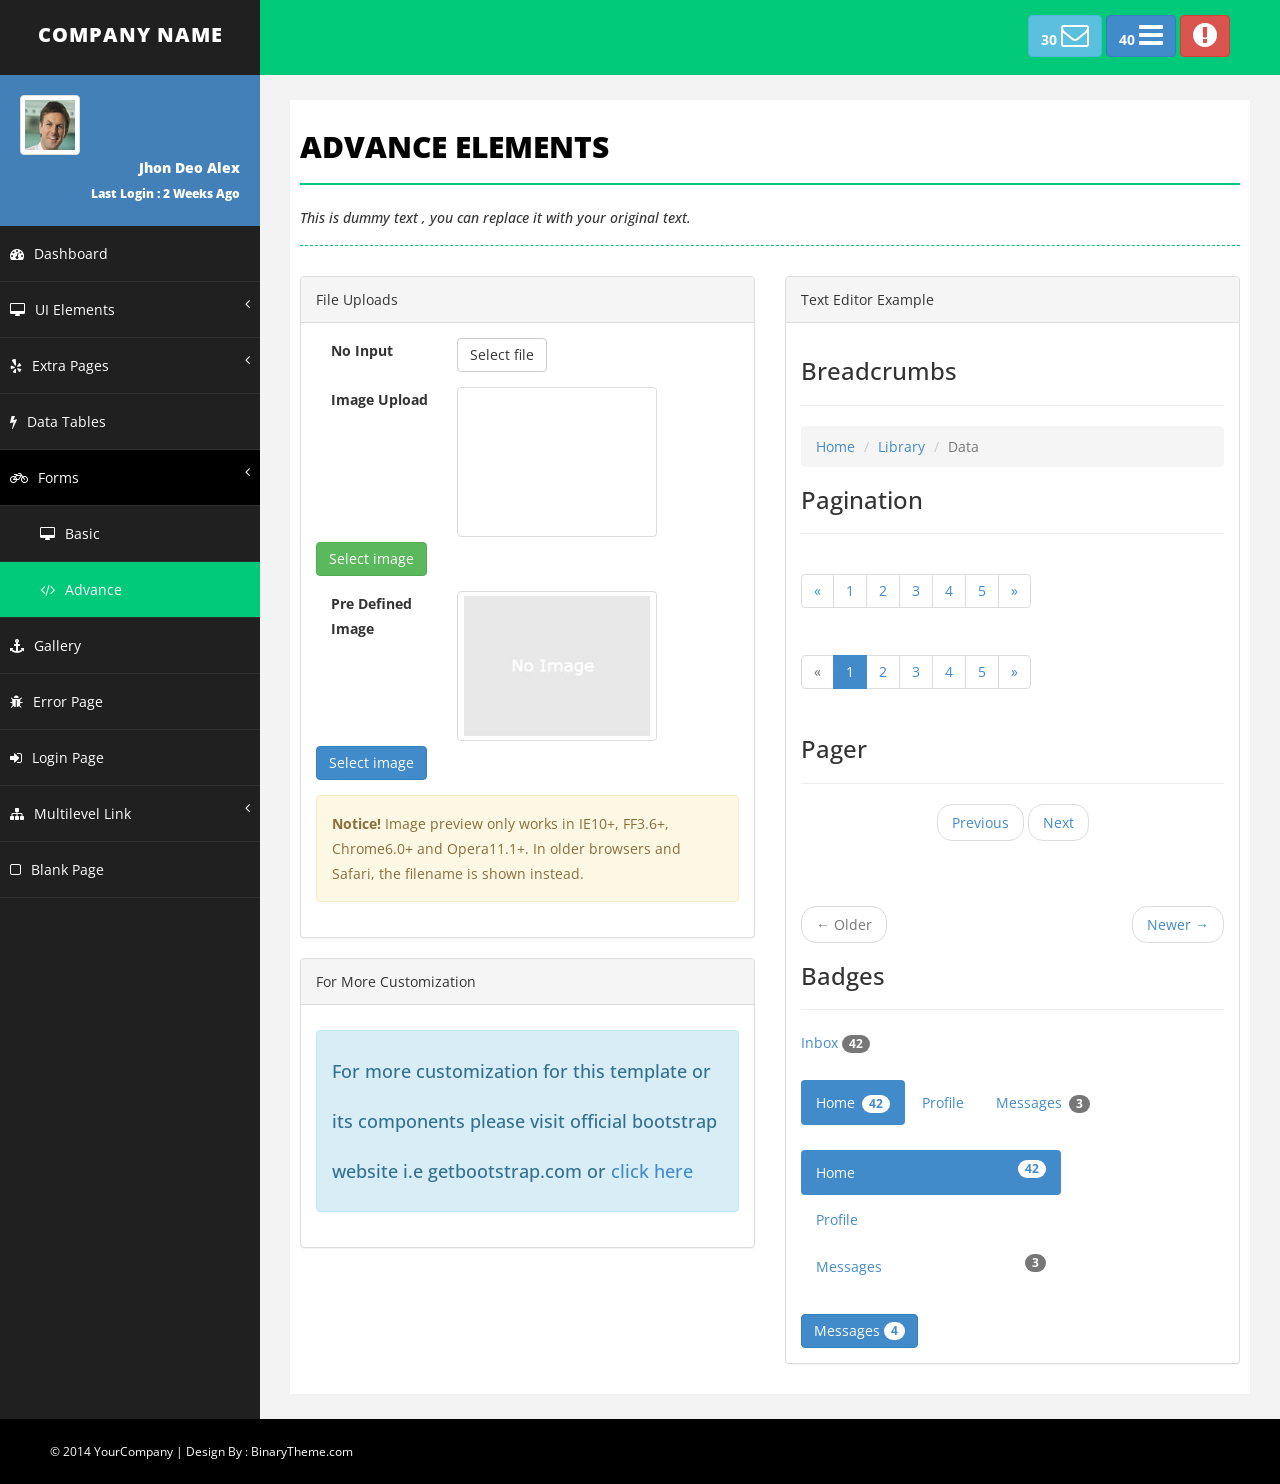
<file: TEMP/bs-advance-admin/advance-admin/form-advance.html>
﻿<!DOCTYPE html>
<html xmlns="http://www.w3.org/1999/xhtml">
<head>
    <meta charset="utf-8" />
    <meta name="viewport" content="width=device-width, initial-scale=1.0" />
    <title>Responsive Bootstrap Advance Admin Template</title>

    <!-- BOOTSTRAP STYLES-->
    <link href="assets/css/bootstrap.css" rel="stylesheet" />
    <!-- FONTAWESOME STYLES-->
    <link href="assets/css/font-awesome.css" rel="stylesheet" />
    <!-- PAGE LEVEL STYLES -->
    <link href="assets/css/bootstrap-fileupload.min.css" rel="stylesheet" />
    <!--CUSTOM BASIC STYLES-->
    <link href="assets/css/basic.css" rel="stylesheet" />
    <!--CUSTOM MAIN STYLES-->
    <link href="assets/css/custom.css" rel="stylesheet" />
    <!-- GOOGLE FONTS-->
    <link href='http://fonts.googleapis.com/css?family=Open+Sans' rel='stylesheet' type='text/css' />
</head>
<body>
    <div id="wrapper">
        <nav class="navbar navbar-default navbar-cls-top " role="navigation" style="margin-bottom: 0">
            <div class="navbar-header">
                <button type="button" class="navbar-toggle" data-toggle="collapse" data-target=".sidebar-collapse">
                    <span class="sr-only">Toggle navigation</span>
                    <span class="icon-bar"></span>
                    <span class="icon-bar"></span>
                    <span class="icon-bar"></span>
                </button>
                <a class="navbar-brand" href="index.html">COMPANY NAME</a>
            </div>

            <div class="header-right">

              <a href="message-task.html" class="btn btn-info" title="New Message"><b>30 </b><i class="fa fa-envelope-o fa-2x"></i></a>
                <a href="message-task.html" class="btn btn-primary" title="New Task"><b>40 </b><i class="fa fa-bars fa-2x"></i></a>
                <a href="login.html" class="btn btn-danger" title="Logout"><i class="fa fa-exclamation-circle fa-2x"></i></a>


            </div>
        </nav>
        <!-- /. NAV TOP  -->
        <nav class="navbar-default navbar-side" role="navigation">
            <div class="sidebar-collapse">
                <ul class="nav" id="main-menu">
                    <li>
                        <div class="user-img-div">
                            <img src="assets/img/user.png" class="img-thumbnail" />

                            <div class="inner-text">
                                Jhon Deo Alex
                            <br />
                                <small>Last Login : 2 Weeks Ago </small>
                            </div>
                        </div>

                    </li>


                    <li>
                        <a  href="index.html"><i class="fa fa-dashboard "></i>Dashboard</a>
                    </li>
                    <li>
                        <a href="#"><i class="fa fa-desktop "></i>UI Elements <span class="fa arrow"></span></a>
                         <ul class="nav nav-second-level">
                            <li>
                                <a href="panel-tabs.html"><i class="fa fa-toggle-on"></i>Tabs & Panels</a>
                            </li>
                            <li>
                                <a href="notification.html"><i class="fa fa-bell "></i>Notifications</a>
                            </li>
                             <li>
                                <a href="progress.html"><i class="fa fa-circle-o "></i>Progressbars</a>
                            </li>
                             <li>
                                <a href="buttons.html"><i class="fa fa-code "></i>Buttons</a>
                            </li>
                             <li>
                                <a href="icons.html"><i class="fa fa-bug "></i>Icons</a>
                            </li>
                             <li>
                                <a href="wizard.html"><i class="fa fa-bug "></i>Wizard</a>
                            </li>
                             <li>
                                <a href="typography.html"><i class="fa fa-edit "></i>Typography</a>
                            </li>
                             <li>
                                <a href="grid.html"><i class="fa fa-eyedropper "></i>Grid</a>
                            </li>
                            
                           
                        </ul>
                    </li>
                     <li>
                        <a href="#"><i class="fa fa-yelp "></i>Extra Pages <span class="fa arrow"></span></a>
                         <ul class="nav nav-second-level">
                            <li>
                                <a href="invoice.html"><i class="fa fa-coffee"></i>Invoice</a>
                            </li>
                            <li>
                                <a href="pricing.html"><i class="fa fa-flash "></i>Pricing</a>
                            </li>
                             <li>
                                <a href="component.html"><i class="fa fa-key "></i>Components</a>
                            </li>
                             <li>
                                <a href="social.html"><i class="fa fa-send "></i>Social</a>
                            </li>
                            
                             <li>
                                <a href="message-task.html"><i class="fa fa-recycle "></i>Messages & Tasks</a>
                            </li>
                            
                           
                        </ul>
                    </li>
                    <li>
                        <a href="table.html"><i class="fa fa-flash "></i>Data Tables </a>
                        
                    </li>
                     <li>
                        <a class="active-menu-top" href="#"><i class="fa fa-bicycle "></i>Forms <span class="fa arrow"></span></a>
                         <ul class="nav nav-second-level collapse in">
                           
                             <li>
                                <a   href="form.html"><i class="fa fa-desktop "></i>Basic </a>
                            </li>
                             <li>
                                <a class="active-menu" href="form-advance.html"><i class="fa fa-code "></i>Advance</a>
                            </li>
                             
                           
                        </ul>
                    </li>
                     <li>
                        <a href="gallery.html"><i class="fa fa-anchor "></i>Gallery</a>
                    </li>
                     <li>
                        <a href="error.html"><i class="fa fa-bug "></i>Error Page</a>
                    </li>
                    <li>
                        <a href="login.html"><i class="fa fa-sign-in "></i>Login Page</a>
                    </li>
                    <li>
                        <a href="#"><i class="fa fa-sitemap "></i>Multilevel Link <span class="fa arrow"></span></a>
                         <ul class="nav nav-second-level">
                            <li>
                                <a href="#"><i class="fa fa-bicycle "></i>Second Level Link</a>
                            </li>
                             <li>
                                <a href="#"><i class="fa fa-flask "></i>Second Level Link</a>
                            </li>
                            <li>
                                <a href="#">Second Level Link<span class="fa arrow"></span></a>
                                <ul class="nav nav-third-level">
                                    <li>
                                        <a href="#"><i class="fa fa-plus "></i>Third Level Link</a>
                                    </li>
                                    <li>
                                        <a href="#"><i class="fa fa-comments-o "></i>Third Level Link</a>
                                    </li>

                                </ul>

                            </li>
                        </ul>
                    </li>
                   
                    <li>
                        <a  href="blank.html"><i class="fa fa-square-o "></i>Blank Page</a>
                    </li>
                </ul>
            </div>

        </nav>
        <!-- /. NAV SIDE  -->
        <div id="page-wrapper">
            <div id="page-inner">
                <div class="row">
                    <div class="col-md-12">
                        <h1 class="page-head-line">Advance Elements</h1>
                        <h1 class="page-subhead-line">This is dummy text , you can replace it with your original text. </h1>

                    </div>
                </div>
                <!-- /. ROW  -->
                <div class="row">
                    <div class="col-md-6">
                       <div class="panel panel-default">
                        <div class="panel-heading">
                           File Uploads
                        </div>
                        <div class="panel-body">
                   
                    <div class="form-group">
                        <label class="control-label col-lg-4">No Input</label>
                        <div class="">
                            <div class="fileupload fileupload-new" data-provides="fileupload">
                                <span class="btn btn-file btn-default">
                                    <span class="fileupload-new">Select file</span>
                                    <span class="fileupload-exists">Change</span>
                                    <input type="file">
                                </span>
                                <span class="fileupload-preview"></span>
                                <a href="#" class="close fileupload-exists" data-dismiss="fileupload" style="float: none">×</a>
                            </div>
                        </div>
                    </div>
                    <div class="form-group">
                        <label class="control-label col-lg-4">Image Upload</label>
                        <div class="">
                            <div class="fileupload fileupload-new" data-provides="fileupload">
                                <div class="fileupload-preview thumbnail" style="width: 200px; height: 150px;"></div>
                                <div>
                                    <span class="btn btn-file btn-success"><span class="fileupload-new">Select image</span><span class="fileupload-exists">Change</span><input type="file"></span>
                                    <a href="#" class="btn btn-danger fileupload-exists" data-dismiss="fileupload">Remove</a>
                                </div>
                            </div>
                        </div>
                    </div>
                    <div class="form-group">
                        <label class="control-label col-lg-4">Pre Defined Image</label>
                        <div class="">
                            <div class="fileupload fileupload-new" data-provides="fileupload">
                                <div class="fileupload-new thumbnail" style="width: 200px; height: 150px;"><img src="assets/img/demoUpload.jpg" alt="" /></div>
                                <div class="fileupload-preview fileupload-exists thumbnail" style="max-width: 200px; max-height: 150px; line-height: 20px;"></div>
                                <div>
                                    <span class="btn btn-file btn-primary"><span class="fileupload-new">Select image</span><span class="fileupload-exists">Change</span><input type="file"></span>
                                    <a href="#" class="btn btn-danger fileupload-exists" data-dismiss="fileupload">Remove</a>
                                </div>
                            </div>
                        </div>
                    </div>
                    <div class="alert alert-warning"><strong>Notice!</strong> Image preview only works in IE10+, FF3.6+, Chrome6.0+ and Opera11.1+. In older browsers and Safari, the filename is shown instead.</div>
                    </div>
                           </div>
                         <div class="panel panel-default">
                        <div class="panel-heading">
                           For More Customization
                        </div>
                        <div class="panel-body">
                            <h4 class="alert alert-info" style="line-height:50px;">
                            For more customization for this template or its components please visit official bootstrap website i.e getbootstrap.com or <a href="http://getbootstrap.com/components/" target="_blank" >click here</a> 
                           </h4>
                                 </div>
                             </div>
                        </div>
                    <div class="col-md-6">
                        <div class="panel panel-default">
                        <div class="panel-heading">
                           Text Editor Example
                        </div>
                        <div class="panel-body">
                          <h3> Breadcrumbs</h3>
                            <hr />
                            <ol class="breadcrumb">
  <li><a href="#">Home</a></li>
  <li><a href="#">Library</a></li>
  <li class="active">Data</li>
</ol>
                           
                            <h3>Pagination</h3>
                            <hr />
                            <ul class="pagination">
  <li><a href="#">&laquo;</a></li>
  <li><a href="#">1</a></li>
  <li><a href="#">2</a></li>
  <li><a href="#">3</a></li>
  <li><a href="#">4</a></li>
  <li><a href="#">5</a></li>
  <li><a href="#">&raquo;</a></li>
</ul>
                            <br />
                            <ul class="pagination">
  <li class="disabled"><a href="#">&laquo;</a></li>
  <li class="active"><a href="#">1 <span class="sr-only">(current)</span></a></li>
  <li><a href="#">2</a></li>
  <li><a href="#">3</a></li>
  <li><a href="#">4</a></li>
  <li><a href="#">5</a></li>
    <li><a href="#">&raquo;</a></li>
</ul>
                            <h3>Pager </h3>
                            <hr />
                            <ul class="pager">
  <li><a href="#">Previous</a></li>
  <li><a href="#">Next</a></li>
</ul>
                            <br />
                            <ul class="pager">
  <li class="previous disabled"><a href="#">&larr; Older</a></li>
  <li class="next"><a href="#">Newer &rarr;</a></li>
</ul>

                            <h3>Badges</h3>
                            <hr />
                            <a href="#">Inbox <span class="badge">42</span></a>
                            <br /><br />
                            <ul class="nav nav-pills">
      <li class="active"><a href="#">Home <span class="badge">42</span></a></li>
      <li><a href="#">Profile</a></li>
      <li><a href="#">Messages <span class="badge">3</span></a></li>
    </ul>
    <br>
    <ul class="nav nav-pills nav-stacked" style="max-width: 260px;">
      <li class="active">
        <a href="#">
          <span class="badge pull-right">42</span>
          Home
        </a>
      </li>
      <li><a href="#">Profile</a></li>
      <li>
        <a href="#">
          <span class="badge pull-right">3</span>
          Messages
        </a>
      </li>
    </ul>
    <br>
    <button class="btn btn-primary" type="button">
      Messages <span class="badge">4</span>
    </button>



                            </div>
                        </div>
                    </div>
                </div>

            </div>
            <!-- /. PAGE INNER  -->
        </div>
        <!-- /. PAGE WRAPPER  -->
    </div>
    <!-- /. WRAPPER  -->
    <div id="footer-sec">
        &copy; 2014 YourCompany | Design By : <a href="http://www.binarytheme.com/" target="_blank">BinaryTheme.com</a>
    </div>
    <!-- /. FOOTER  -->

    <!-- SCRIPTS -AT THE BOTOM TO REDUCE THE LOAD TIME-->
    <!-- JQUERY SCRIPTS -->
    <script src="assets/js/jquery-1.10.2.js"></script>
    <!-- BOOTSTRAP SCRIPTS -->
    <script src="assets/js/bootstrap.js"></script>
    <!-- PAGE LEVEL SCRIPTS -->
    <script src="assets/js/bootstrap-fileupload.js"></script>
    <!-- METISMENU SCRIPTS -->
    <script src="assets/js/jquery.metisMenu.js"></script>
    <!-- CUSTOM SCRIPTS -->
    <script src="assets/js/custom.js"></script>


</body>
</html>
</file>
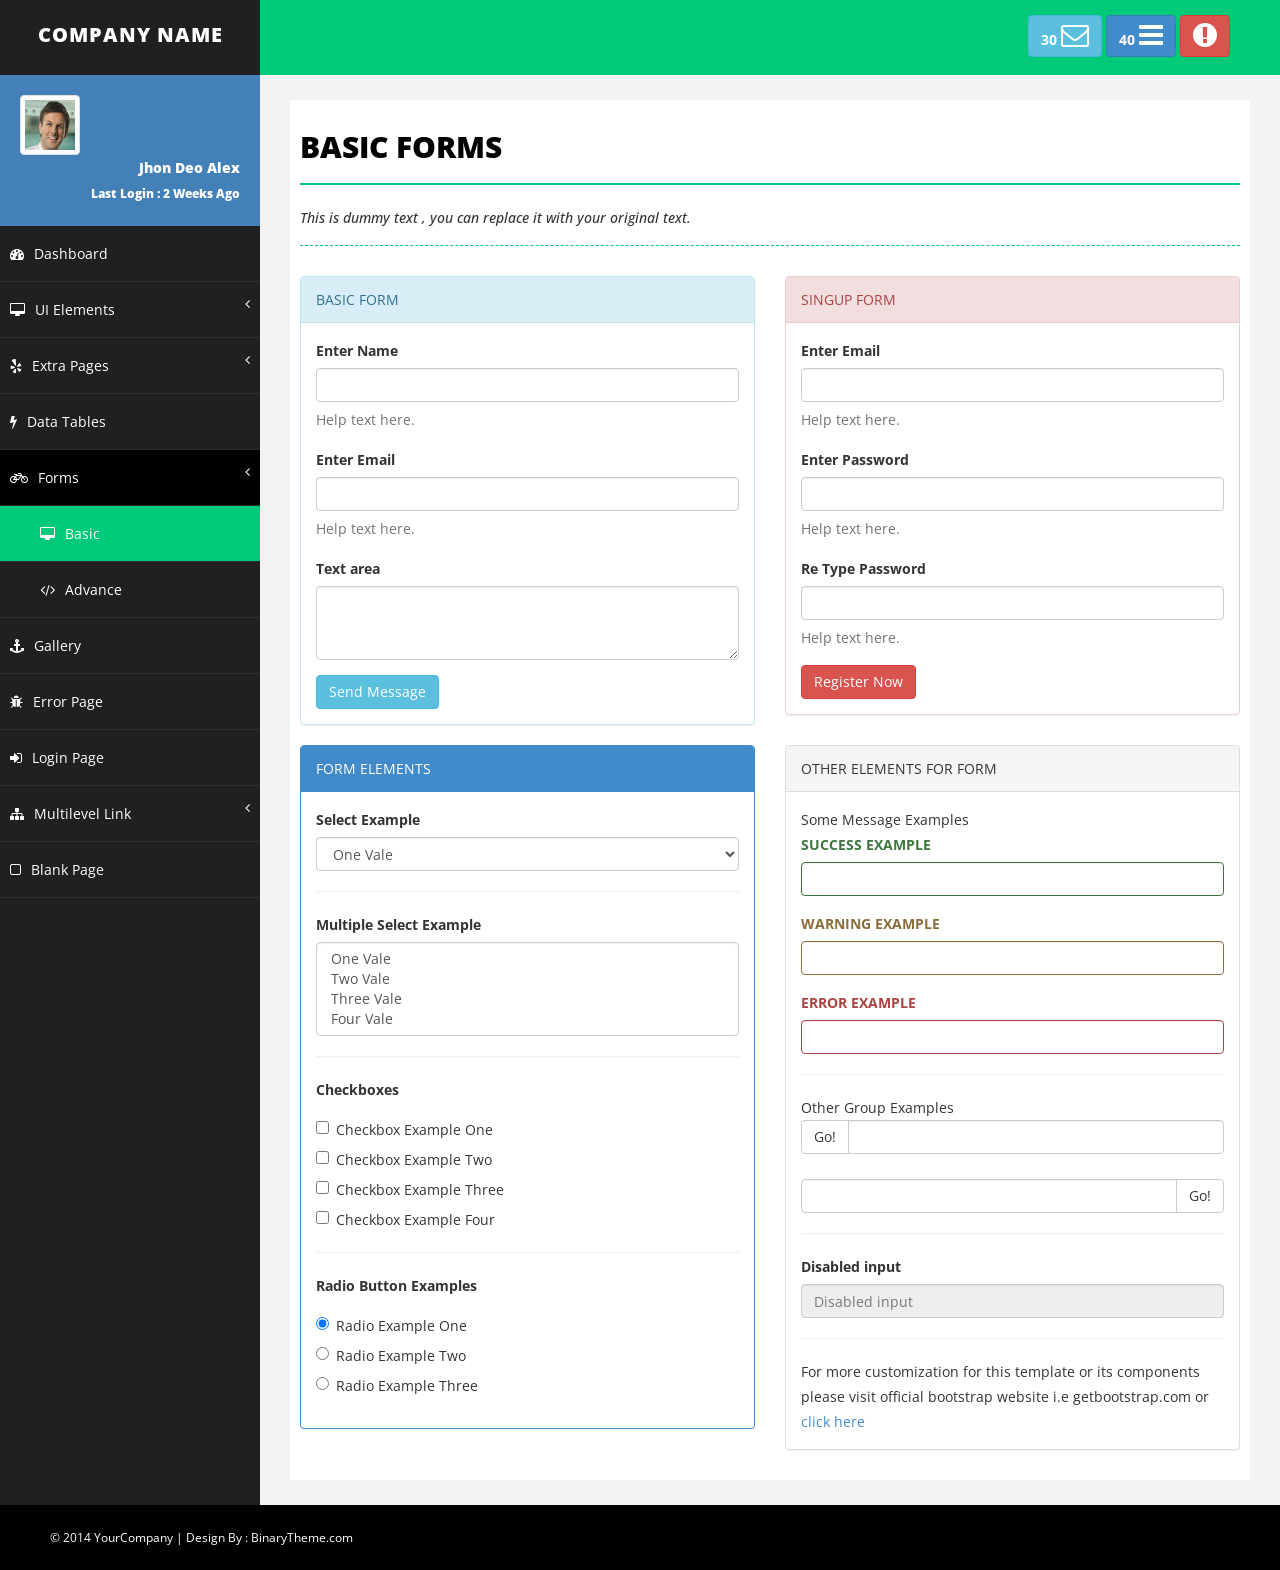
<file: TEMP/bs-advance-admin/advance-admin/form.html>
﻿<!DOCTYPE html>
<html xmlns="http://www.w3.org/1999/xhtml">
<head>
    <meta charset="utf-8" />
    <meta name="viewport" content="width=device-width, initial-scale=1.0" />
    <title>Responsive Bootstrap Advance Admin Template</title>

    <!-- BOOTSTRAP STYLES-->
    <link href="assets/css/bootstrap.css" rel="stylesheet" />
    <!-- FONTAWESOME STYLES-->
    <link href="assets/css/font-awesome.css" rel="stylesheet" />
    <!--CUSTOM BASIC STYLES-->
    <link href="assets/css/basic.css" rel="stylesheet" />
    <!--CUSTOM MAIN STYLES-->
    <link href="assets/css/custom.css" rel="stylesheet" />
    <!-- GOOGLE FONTS-->
    <link href='http://fonts.googleapis.com/css?family=Open+Sans' rel='stylesheet' type='text/css' />
</head>
<body>
    <div id="wrapper">
        <nav class="navbar navbar-default navbar-cls-top " role="navigation" style="margin-bottom: 0">
            <div class="navbar-header">
                <button type="button" class="navbar-toggle" data-toggle="collapse" data-target=".sidebar-collapse">
                    <span class="sr-only">Toggle navigation</span>
                    <span class="icon-bar"></span>
                    <span class="icon-bar"></span>
                    <span class="icon-bar"></span>
                </button>
                <a class="navbar-brand" href="index.html">COMPANY NAME</a>
            </div>

            <div class="header-right">

              <a href="message-task.html" class="btn btn-info" title="New Message"><b>30 </b><i class="fa fa-envelope-o fa-2x"></i></a>
                <a href="message-task.html" class="btn btn-primary" title="New Task"><b>40 </b><i class="fa fa-bars fa-2x"></i></a>
                <a href="login.html" class="btn btn-danger" title="Logout"><i class="fa fa-exclamation-circle fa-2x"></i></a>


            </div>
        </nav>
        <!-- /. NAV TOP  -->
        <nav class="navbar-default navbar-side" role="navigation">
            <div class="sidebar-collapse">
                <ul class="nav" id="main-menu">
                    <li>
                        <div class="user-img-div">
                            <img src="assets/img/user.png" class="img-thumbnail" />

                            <div class="inner-text">
                                Jhon Deo Alex
                            <br />
                                <small>Last Login : 2 Weeks Ago </small>
                            </div>
                        </div>

                    </li>


                    <li>
                        <a  href="index.html"><i class="fa fa-dashboard "></i>Dashboard</a>
                    </li>
                    <li>
                        <a href="#"><i class="fa fa-desktop "></i>UI Elements <span class="fa arrow"></span></a>
                         <ul class="nav nav-second-level">
                            <li>
                                <a href="panel-tabs.html"><i class="fa fa-toggle-on"></i>Tabs & Panels</a>
                            </li>
                            <li>
                                <a href="notification.html"><i class="fa fa-bell "></i>Notifications</a>
                            </li>
                             <li>
                                <a href="progress.html"><i class="fa fa-circle-o "></i>Progressbars</a>
                            </li>
                             <li>
                                <a href="buttons.html"><i class="fa fa-code "></i>Buttons</a>
                            </li>
                             <li>
                                <a href="icons.html"><i class="fa fa-bug "></i>Icons</a>
                            </li>
                             <li>
                                <a href="wizard.html"><i class="fa fa-bug "></i>Wizard</a>
                            </li>
                             <li>
                                <a href="typography.html"><i class="fa fa-edit "></i>Typography</a>
                            </li>
                             <li>
                                <a href="grid.html"><i class="fa fa-eyedropper "></i>Grid</a>
                            </li>
                            
                           
                        </ul>
                    </li>
                     <li>
                        <a href="#"><i class="fa fa-yelp "></i>Extra Pages <span class="fa arrow"></span></a>
                         <ul class="nav nav-second-level">
                            <li>
                                <a href="invoice.html"><i class="fa fa-coffee"></i>Invoice</a>
                            </li>
                            <li>
                                <a href="pricing.html"><i class="fa fa-flash "></i>Pricing</a>
                            </li>
                             <li>
                                <a href="component.html"><i class="fa fa-key "></i>Components</a>
                            </li>
                             <li>
                                <a href="social.html"><i class="fa fa-send "></i>Social</a>
                            </li>
                            
                             <li>
                                <a href="message-task.html"><i class="fa fa-recycle "></i>Messages & Tasks</a>
                            </li>
                            
                           
                        </ul>
                    </li>
                    <li>
                        <a href="table.html"><i class="fa fa-flash "></i>Data Tables </a>
                        
                    </li>
                     <li>
                        <a class="active-menu-top" href="#"><i class="fa fa-bicycle "></i>Forms <span class="fa arrow"></span></a>
                         <ul class="nav nav-second-level collapse in">
                           
                             <li>
                                <a  class="active-menu" href="form.html"><i class="fa fa-desktop "></i>Basic </a>
                            </li>
                             <li>
                                <a href="form-advance.html"><i class="fa fa-code "></i>Advance</a>
                            </li>
                             
                           
                        </ul>
                    </li>
                     <li>
                        <a href="gallery.html"><i class="fa fa-anchor "></i>Gallery</a>
                    </li>
                     <li>
                        <a href="error.html"><i class="fa fa-bug "></i>Error Page</a>
                    </li>
                    <li>
                        <a href="login.html"><i class="fa fa-sign-in "></i>Login Page</a>
                    </li>
                    <li>
                        <a href="#"><i class="fa fa-sitemap "></i>Multilevel Link <span class="fa arrow"></span></a>
                         <ul class="nav nav-second-level">
                            <li>
                                <a href="#"><i class="fa fa-bicycle "></i>Second Level Link</a>
                            </li>
                             <li>
                                <a href="#"><i class="fa fa-flask "></i>Second Level Link</a>
                            </li>
                            <li>
                                <a href="#">Second Level Link<span class="fa arrow"></span></a>
                                <ul class="nav nav-third-level">
                                    <li>
                                        <a href="#"><i class="fa fa-plus "></i>Third Level Link</a>
                                    </li>
                                    <li>
                                        <a href="#"><i class="fa fa-comments-o "></i>Third Level Link</a>
                                    </li>

                                </ul>

                            </li>
                        </ul>
                    </li>
                   
                    <li>
                        <a  href="blank.html"><i class="fa fa-square-o "></i>Blank Page</a>
                    </li>
                </ul>
            </div>

        </nav>
        <!-- /. NAV SIDE  -->
        <div id="page-wrapper">
            <div id="page-inner">
                <div class="row">
                    <div class="col-md-12">
                        <h1 class="page-head-line">Basic Forms</h1>
                        <h1 class="page-subhead-line">This is dummy text , you can replace it with your original text. </h1>

                    </div>
                </div>
                <!-- /. ROW  -->
                <div class="row">
            <div class="col-md-6 col-sm-6 col-xs-12">
               <div class="panel panel-info">
                        <div class="panel-heading">
                           BASIC FORM
                        </div>
                        <div class="panel-body">
                            <form role="form">
                                        <div class="form-group">
                                            <label>Enter Name</label>
                                            <input class="form-control" type="text">
                                            <p class="help-block">Help text here.</p>
                                        </div>
                                 <div class="form-group">
                                            <label>Enter Email</label>
                                            <input class="form-control" type="text">
                                     <p class="help-block">Help text here.</p>
                                        </div>
                                            <div class="form-group">
                                            <label>Text area</label>
                                            <textarea class="form-control" rows="3"></textarea>
                                        </div>
                                  
                                 
                                        <button type="submit" class="btn btn-info">Send Message </button>

                                    </form>
                            </div>
                        </div>
                            </div>
<div class="col-md-6 col-sm-6 col-xs-12">
               <div class="panel panel-danger">
                        <div class="panel-heading">
                           SINGUP FORM
                        </div>
                        <div class="panel-body">
                            <form role="form">
                                        
                                 <div class="form-group">
                                            <label>Enter Email</label>
                                            <input class="form-control" type="text">
                                     <p class="help-block">Help text here.</p>
                                        </div>
                                            <div class="form-group">
                                            <label>Enter Password</label>
                                            <input class="form-control" type="password">
                                     <p class="help-block">Help text here.</p>
                                        </div>
                                <div class="form-group">
                                            <label>Re Type Password </label>
                                            <input class="form-control" type="password">
                                     <p class="help-block">Help text here.</p>
                                        </div>
                                 
                                        <button type="submit" class="btn btn-danger">Register Now </button>

                                    </form>
                            </div>
                        </div>
                            </div>
        </div>
             <!--/.ROW-->
             <div class="row">
                 <div class="col-md-6 col-sm-6 col-xs-12">
               <div class="panel panel-primary">
                        <div class="panel-heading">
                           FORM ELEMENTS
                        </div>
                        <div class="panel-body">
                            <div class="form-group">
                                            <label>Select Example</label>
                                            <select class="form-control">
                                                <option>One Vale</option>
                                                <option>Two Vale</option>
                                                <option>Three Vale</option>
                                                <option>Four Vale</option>
                                            </select>
                                        </div>
                            <hr>
                            <div class="form-group">
                                            <label>Multiple Select Example</label>
                                            <select multiple="" class="form-control">
                                                <option>One Vale</option>
                                                <option>Two Vale</option>
                                                <option>Three Vale</option>
                                                <option>Four Vale</option>
                                            </select>
                                        </div>
                            <hr>
                            <div class="form-group">
                                            <label>Checkboxes</label>
                                            <div class="checkbox">
                                                <label>
                                                    <input type="checkbox" value="">Checkbox Example One
                                                </label>
                                            </div>
                                            <div class="checkbox">
                                                <label>
                                                    <input type="checkbox" value="">Checkbox Example Two
                                                </label>
                                            </div>
                                            <div class="checkbox">
                                                <label>
                                                    <input type="checkbox" value="">Checkbox Example Three
                                                </label>
                                            </div>
                                  <div class="checkbox">
                                                <label>
                                                    <input type="checkbox" value="">Checkbox Example Four
                                                </label>
                                            </div>
                                        </div>
                            <hr>
                            <div class="form-group">
                                            <label>Radio Button Examples</label>
                                            <div class="radio">
                                                <label>
                                                    <input type="radio" name="optionsRadios" id="optionsRadios1" value="option1" checked="">Radio Example One
                                                </label>
                                            </div>
                                            <div class="radio">
                                                <label>
                                                    <input type="radio" name="optionsRadios" id="optionsRadios2" value="option2">Radio Example Two
                                                </label>
                                            </div>
                                            <div class="radio">
                                                <label>
                                                    <input type="radio" name="optionsRadios" id="optionsRadios3" value="option3">Radio Example Three
                                                </label>
                                            </div>
                                        </div>
                            </div>
                        </div>
                            </div>
            <div class="col-md-6 col-sm-6 col-xs-12">
               <div class="panel panel-default">
                        <div class="panel-heading">
                           OTHER ELEMENTS FOR FORM
                        </div>
                        <div class="panel-body">
                            
                            <form role="form">
                                Some Message Examples
                                <br />
                                        <div class="form-group has-success">
                                            <label class="control-label" for="success">SUCCESS EXAMPLE</label>
                                            <input type="text" class="form-control" id="success" />
                                        </div>
                                        <div class="form-group has-warning">
                                            <label class="control-label" for="warning">WARNING EXAMPLE</label>
                                            <input type="text" class="form-control" id="warning" />
                                        </div>
                                        <div class="form-group has-error">
                                            <label class="control-label" for="error">ERROR EXAMPLE</label>
                                            <input type="text" class="form-control" id="error" />
                                        </div>
                                    </form>
                            <hr>
                            Other Group Examples
                            <br>
                            <form role="form">
                                  <div class="input-group">
      <span class="form-group input-group-btn">
        <button class="btn btn-default" type="button">Go!</button>
      </span>
      <input type="text" class="form-control" />
    </div>
<br />
                                           <div class="input-group">
     
      <input type="text" class="form-control" />
                                                <span class="form-group input-group-btn">
        <button class="btn btn-default" type="button">Go!</button>
      </span>
    </div>
                                         </form>
                            <hr>
                            <form role="form">
                                            <div class="form-group">
                                                <label for="disabledInput">Disabled input</label>
                                                <input class="form-control" id="disabledInput" type="text" placeholder="Disabled input" disabled="">
                                            </div>
                                            
                                            
                                    </form>
                            <hr />
                            For more customization for this template or its components please visit official bootstrap website i.e getbootstrap.com or
                            <a href="http://getbootstrap.com/components/" target="_blank">click here</a> 
                            </div>
                        </div>
                            </div>

        </div>

            </div>
            <!-- /. PAGE INNER  -->
        </div>
        <!-- /. PAGE WRAPPER  -->
    </div>
    <!-- /. WRAPPER  -->
    <div id="footer-sec">
        &copy; 2014 YourCompany | Design By : <a href="http://www.binarytheme.com/" target="_blank">BinaryTheme.com</a>
    </div>
    <!-- /. FOOTER  -->
    <!-- SCRIPTS -AT THE BOTOM TO REDUCE THE LOAD TIME-->
    <!-- JQUERY SCRIPTS -->
    <script src="assets/js/jquery-1.10.2.js"></script>
    <!-- BOOTSTRAP SCRIPTS -->
    <script src="assets/js/bootstrap.js"></script>
    <!-- METISMENU SCRIPTS -->
    <script src="assets/js/jquery.metisMenu.js"></script>
    <!-- CUSTOM SCRIPTS -->
    <script src="assets/js/custom.js"></script>


</body>
</html>
</file>
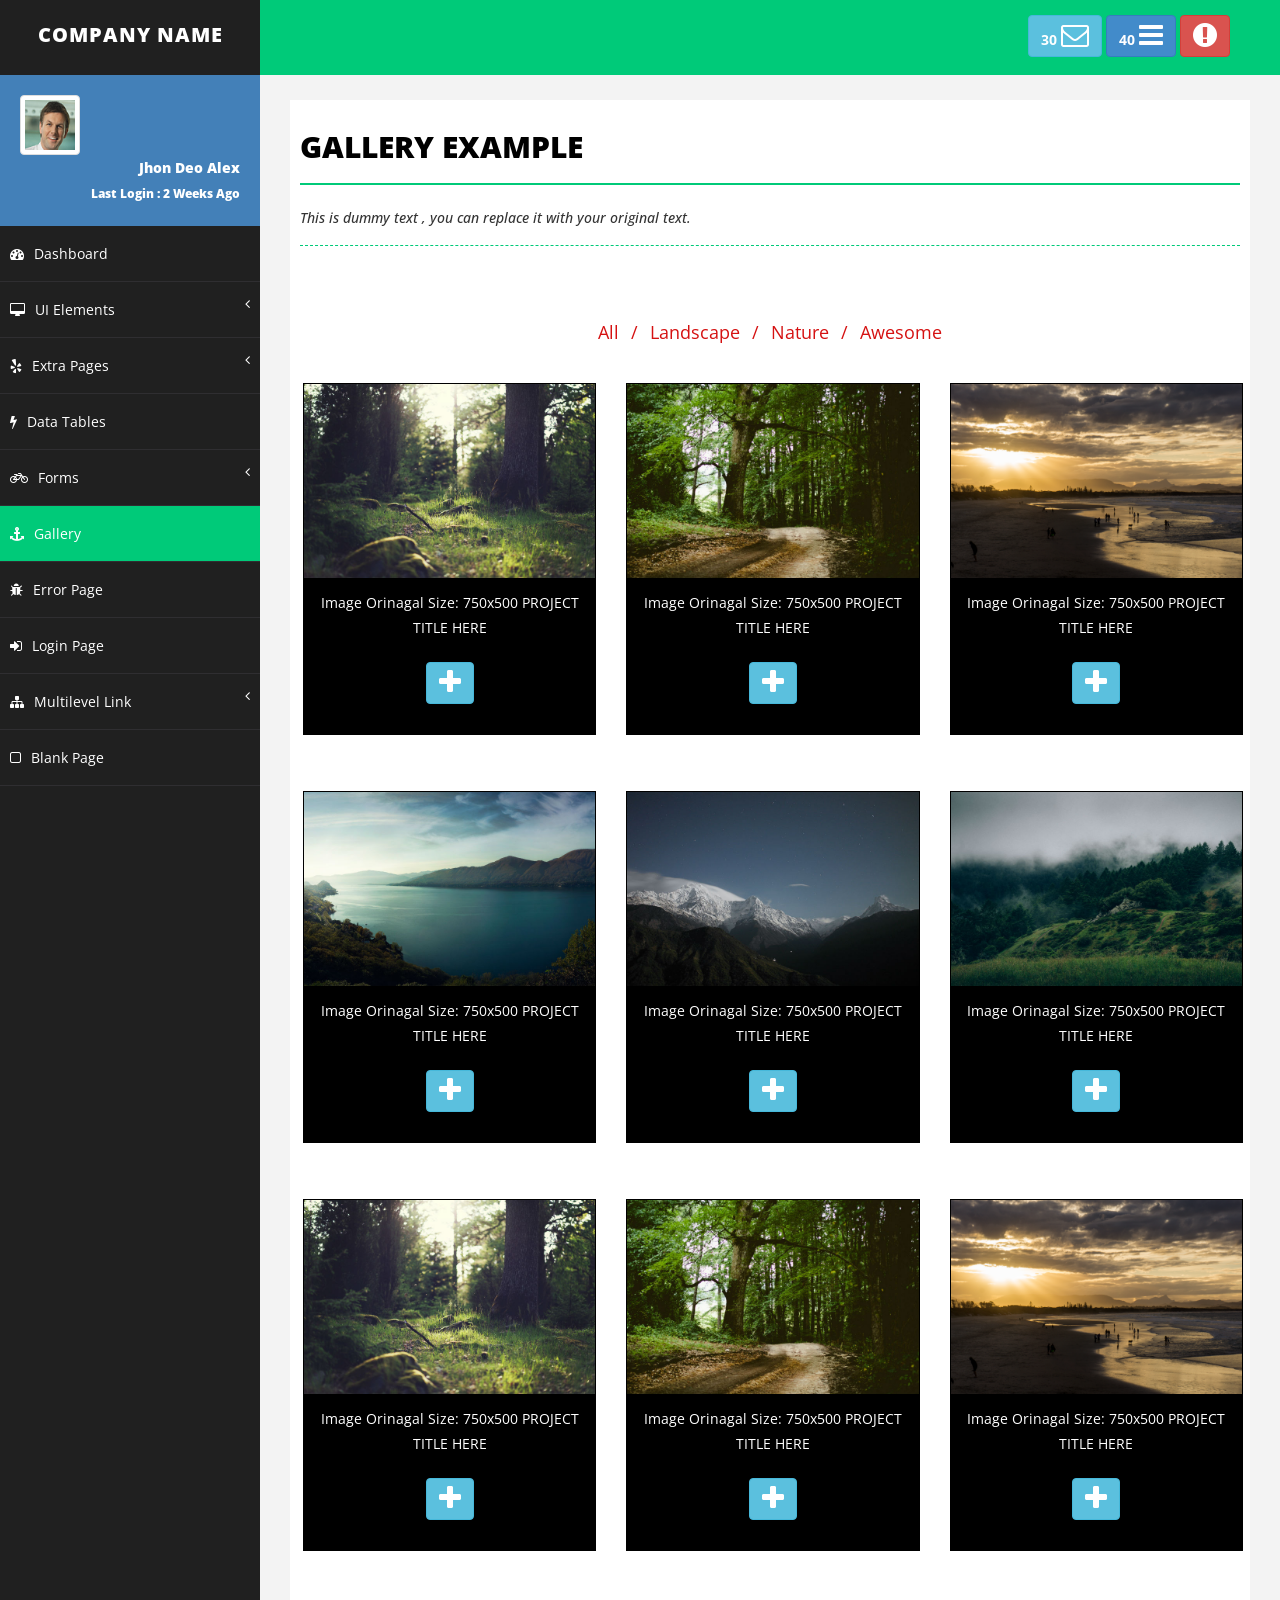
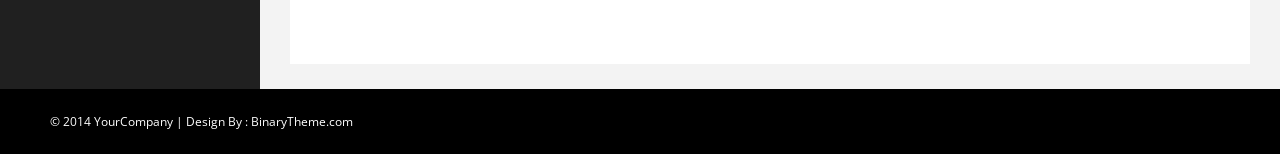
<file: TEMP/bs-advance-admin/advance-admin/gallery.html>
﻿<!DOCTYPE html>
<html xmlns="http://www.w3.org/1999/xhtml">
<head>
    <meta charset="utf-8" />
    <meta name="viewport" content="width=device-width, initial-scale=1.0" />
    <title>Responsive Bootstrap Advance Admin Template</title>

    <!-- BOOTSTRAP STYLES-->
    <link href="assets/css/bootstrap.css" rel="stylesheet" />
    <!-- FONTAWESOME STYLES-->
    <link href="assets/css/font-awesome.css" rel="stylesheet" />
    <!-- PAGE LEVEL STYLES -->
    <link href="assets/css/prettyPhoto.css" rel="stylesheet" />
    <!--CUSTOM BASIC STYLES-->
    <link href="assets/css/basic.css" rel="stylesheet" />
    <!--CUSTOM MAIN STYLES-->
    <link href="assets/css/custom.css" rel="stylesheet" />
    <!-- GOOGLE FONTS-->
    <link href='http://fonts.googleapis.com/css?family=Open+Sans' rel='stylesheet' type='text/css' />
</head>
<body>
    <div id="wrapper">
        <nav class="navbar navbar-default navbar-cls-top " role="navigation" style="margin-bottom: 0">
            <div class="navbar-header">
                <button type="button" class="navbar-toggle" data-toggle="collapse" data-target=".sidebar-collapse">
                    <span class="sr-only">Toggle navigation</span>
                    <span class="icon-bar"></span>
                    <span class="icon-bar"></span>
                    <span class="icon-bar"></span>
                </button>
                <a class="navbar-brand" href="index.html">COMPANY NAME</a>
            </div>

            <div class="header-right">

              <a href="message-task.html" class="btn btn-info" title="New Message"><b>30 </b><i class="fa fa-envelope-o fa-2x"></i></a>
                <a href="message-task.html" class="btn btn-primary" title="New Task"><b>40 </b><i class="fa fa-bars fa-2x"></i></a>
                <a href="login.html" class="btn btn-danger" title="Logout"><i class="fa fa-exclamation-circle fa-2x"></i></a>


            </div>
        </nav>
        <!-- /. NAV TOP  -->
        <nav class="navbar-default navbar-side" role="navigation">
            <div class="sidebar-collapse">
                <ul class="nav" id="main-menu">
                    <li>
                        <div class="user-img-div">
                            <img src="assets/img/user.png" class="img-thumbnail" />

                            <div class="inner-text">
                                Jhon Deo Alex
                            <br />
                                <small>Last Login : 2 Weeks Ago </small>
                            </div>
                        </div>

                    </li>


                    <li>
                        <a  href="index.html"><i class="fa fa-dashboard "></i>Dashboard</a>
                    </li>
                    <li>
                        <a href="#"><i class="fa fa-desktop "></i>UI Elements <span class="fa arrow"></span></a>
                         <ul class="nav nav-second-level">
                            <li>
                                <a href="panel-tabs.html"><i class="fa fa-toggle-on"></i>Tabs & Panels</a>
                            </li>
                            <li>
                                <a href="notification.html"><i class="fa fa-bell "></i>Notifications</a>
                            </li>
                             <li>
                                <a href="progress.html"><i class="fa fa-circle-o "></i>Progressbars</a>
                            </li>
                             <li>
                                <a href="buttons.html"><i class="fa fa-code "></i>Buttons</a>
                            </li>
                             <li>
                                <a href="icons.html"><i class="fa fa-bug "></i>Icons</a>
                            </li>
                             <li>
                                <a href="wizard.html"><i class="fa fa-bug "></i>Wizard</a>
                            </li>
                             <li>
                                <a href="typography.html"><i class="fa fa-edit "></i>Typography</a>
                            </li>
                             <li>
                                <a href="grid.html"><i class="fa fa-eyedropper "></i>Grid</a>
                            </li>
                            
                           
                        </ul>
                    </li>
                     <li>
                        <a href="#"><i class="fa fa-yelp "></i>Extra Pages <span class="fa arrow"></span></a>
                         <ul class="nav nav-second-level">
                            <li>
                                <a href="invoice.html"><i class="fa fa-coffee"></i>Invoice</a>
                            </li>
                            <li>
                                <a href="pricing.html"><i class="fa fa-flash "></i>Pricing</a>
                            </li>
                             <li>
                                <a href="component.html"><i class="fa fa-key "></i>Components</a>
                            </li>
                             <li>
                                <a href="social.html"><i class="fa fa-send "></i>Social</a>
                            </li>
                            
                             <li>
                                <a href="message-task.html"><i class="fa fa-recycle "></i>Messages & Tasks</a>
                            </li>
                            
                           
                        </ul>
                    </li>
                    <li>
                        <a href="table.html"><i class="fa fa-flash "></i>Data Tables </a>
                        
                    </li>
                    <li>
                        <a href="#"><i class="fa fa-bicycle "></i>Forms <span class="fa arrow"></span></a>
                         <ul class="nav nav-second-level">
                           
                             <li>
                                <a href="form.html"><i class="fa fa-desktop "></i>Basic </a>
                            </li>
                             <li>
                                <a href="form-advance.html"><i class="fa fa-code "></i>Advance</a>
                            </li>
                             
                           
                        </ul>
                    </li>
                     <li>
                        <a class="active-menu" href="gallery.html"><i class="fa fa-anchor "></i>Gallery</a>
                    </li>
                     <li>
                        <a href="error.html"><i class="fa fa-bug "></i>Error Page</a>
                    </li>
                    <li>
                        <a href="login.html"><i class="fa fa-sign-in "></i>Login Page</a>
                    </li>
                    <li>
                        <a href="#"><i class="fa fa-sitemap "></i>Multilevel Link <span class="fa arrow"></span></a>
                         <ul class="nav nav-second-level">
                            <li>
                                <a href="#"><i class="fa fa-bicycle "></i>Second Level Link</a>
                            </li>
                             <li>
                                <a href="#"><i class="fa fa-flask "></i>Second Level Link</a>
                            </li>
                            <li>
                                <a href="#">Second Level Link<span class="fa arrow"></span></a>
                                <ul class="nav nav-third-level">
                                    <li>
                                        <a href="#"><i class="fa fa-plus "></i>Third Level Link</a>
                                    </li>
                                    <li>
                                        <a href="#"><i class="fa fa-comments-o "></i>Third Level Link</a>
                                    </li>

                                </ul>

                            </li>
                        </ul>
                    </li>
                   
                    <li>
                        <a  href="blank.html"><i class="fa fa-square-o "></i>Blank Page</a>
                    </li>
                </ul>
            </div>

        </nav>
        <!-- /. NAV SIDE  -->
        <div id="page-wrapper">
            <div id="page-inner">
                <div class="row">
                    <div class="col-md-12">
                        <h1 class="page-head-line">Gallery Example</h1>
                        <h1 class="page-subhead-line">This is dummy text , you can replace it with your original text. </h1>

                    </div>
                </div>
                <!-- /. ROW  -->
                <div id="port-folio">
                      <div class="row " >
                          <ul id="filters" >
						<li><span class="filter active" data-filter="landscape nature awesome">All </span></li>
						<li><span class="filter active">/</span></li>
						<li><span class="filter" data-filter="landscape">Landscape</span></li>
						<li><span class="filter">/</span></li>
						<li><span class="filter" data-filter="nature">Nature</span></li>
						<li><span class="filter">/</span></li>
						<li><span class="filter" data-filter="awesome">Awesome</span></li>
					</ul>
                <div class="col-md-4 ">

                    <div class="portfolio-item awesome mix_all" data-cat="awesome" >


                        <img src="assets/img/portfolio/g.jpg" class="img-responsive " alt="" />
                        <div class="overlay">
                            <p>
                                <span>
                                Image Orinagal Size: 750x500
                                </span>
                               
                                PROJECT TITLE HERE
                            </p>
                            <a class="preview btn btn-info " title="Image Title Here" href="assets/img/portfolio/g.jpg"><i class="fa fa-plus fa-2x"></i></a>

                        </div>
                    </div>
                </div>
                <div class="col-md-4 ">

                    <div class="portfolio-item landscape mix_all" data-cat="landscape" >


                        <img src="assets/img/portfolio/b.jpg" class="img-responsive " alt="" />
                        <div class="overlay">
                            <p>
                                <span>
                                Image Orinagal Size: 750x500
                                </span>
                               
                                PROJECT TITLE HERE
                            </p>
                            <a class="preview btn btn-info" title="Image Title Here" href="assets/img/portfolio/b.jpg"><i class="fa fa-plus fa-2x"></i></a>

                        </div>
                    </div>
                </div>
                <div class="col-md-4 ">

                    <div class="portfolio-item nature mix_all" data-cat="nature" >


                        <img src="assets/img/portfolio/c.png" class="img-responsive " alt="" />
                        <div class="overlay">
                          <p>
                                <span>
                                Image Orinagal Size: 750x500
                                </span>
                               
                                PROJECT TITLE HERE
                            </p>
                            <a class="preview btn btn-info" title="Image Title Here" href="assets/img/portfolio/c.png"><i class="fa fa-plus fa-2x"></i></a>

                        </div>
                    </div>
                </div>

            </div>

            <div class="row " style="padding-top: 50px;">
                <div class="col-md-4 ">

                    <div  class="portfolio-item nature mix_all" data-cat="nature" >


                        <img src="assets/img/portfolio/d.jpg" class="img-responsive " alt="" />
                        <div class="overlay">
                           <p>
                                <span>
                                Image Orinagal Size: 750x500
                                </span>
                               
                                PROJECT TITLE HERE
                            </p>
                            <a class="preview btn btn-info " title="Image Title Here" href="assets/img/portfolio/d.jpg"><i class="fa fa-plus fa-2x"></i></a>

                        </div>
                    </div>
                </div>
                <div class="col-md-4 ">

                    <div  class="portfolio-item nature mix_all" data-cat="nature" >


                        <img src="assets/img/portfolio/e.jpg" class="img-responsive " alt="" />
                        <div class="overlay">
                            <p>
                                <span>
                                Image Orinagal Size: 750x500
                                </span>
                               
                                PROJECT TITLE HERE
                            </p>
                            <a class="preview btn btn-info" title="Image Title Here" href="assets/img/portfolio/e.jpg"><i class="fa fa-plus fa-2x"></i></a>

                        </div>
                    </div>
                </div>
                <div class="col-md-4 ">

                    <div  class="portfolio-item nature mix_all" data-cat="nature" >


                        <img src="assets/img/portfolio/h.jpg" class="img-responsive " alt="" />
                        <div class="overlay">
                          <p>
                                <span>
                                Image Orinagal Size: 750x500
                                </span>
                               
                                PROJECT TITLE HERE
                            </p>
                            <a class="preview btn btn-info" title="Image Title Here" href="assets/img/portfolio/h.jpg"><i class="fa fa-plus fa-2x"></i></a>

                        </div>
                    </div>
                </div>

            </div>
                    <div class="row "  style="padding-top: 50px;" >
                <div class="col-md-4 ">

                    <div  class="portfolio-item nature mix_all" data-cat="nature" >


                        <img src="assets/img/portfolio/g.jpg" class="img-responsive " alt="" />
                        <div class="overlay">
                            <p>
                                <span>
                                Image Orinagal Size: 750x500
                                </span>
                               
                                PROJECT TITLE HERE
                            </p>
                            <a class="preview  btn btn-info" title="Image Title Here" href="assets/img/portfolio/g.jpg"> <i class="fa fa-plus fa-2x"></i></a>

                        </div>
                    </div>
                </div>
                <div class="col-md-4 ">

                    <div  class="portfolio-item awesome mix_all" data-cat="awesome" >


                        <img src="assets/img/portfolio/b.jpg" class="img-responsive " alt="" />
                        <div class="overlay">
                            <p>
                                <span>
                                Image Orinagal Size: 750x500
                                </span>
                               
                                PROJECT TITLE HERE
                            </p>
                            <a class="preview btn btn-info" title="Image Title Here" href="assets/img/portfolio/b.jpg"><i class="fa fa-plus fa-2x"></i></a>

                        </div>
                    </div>
                </div>
                <div class="col-md-4 ">

                    <div  class="portfolio-item nature landscape mix_all" data-cat="nature landscape" >


                        <img src="assets/img/portfolio/c.png" class="img-responsive " alt="" />
                        <div class="overlay">
                          <p>
                                <span>
                                Image Orinagal Size: 750x500
                                </span>
                               
                                PROJECT TITLE HERE
                            </p>
                            <a class="preview btn btn-info" title="Image Title Here" href="assets/img/portfolio/c.png"><i class="fa fa-plus fa-2x"></i></a>

                        </div>
                    </div>
                </div>

            </div>
                </div>
               

            </div>
            <!-- /. PAGE INNER  -->
        </div>
        <!-- /. PAGE WRAPPER  -->
    </div>
    <!-- /. WRAPPER  -->
    <div id="footer-sec">
        &copy; 2014 YourCompany | Design By : <a href="http://www.binarytheme.com/" target="_blank">BinaryTheme.com</a>
    </div>
    <!-- /. FOOTER  -->
    <!-- SCRIPTS -AT THE BOTOM TO REDUCE THE LOAD TIME-->
    <!-- JQUERY SCRIPTS -->
    <script src="assets/js/jquery-1.10.2.js"></script>
    <!-- BOOTSTRAP SCRIPTS -->
    <script src="assets/js/bootstrap.js"></script>
     <!-- PAGE LEVEL SCRIPTS -->
    <script src="assets/js/jquery.prettyPhoto.js"></script>
    <script src="assets/js/jquery.mixitup.min.js"></script>
    <!-- METISMENU SCRIPTS -->
    <script src="assets/js/jquery.metisMenu.js"></script>
    <!-- CUSTOM SCRIPTS -->
    <script src="assets/js/custom.js"></script>
     <!-- CUSTOM Gallery Call SCRIPTS -->
    <script src="assets/js/galleryCustom.js"></script>
</body>
</html>
</file>
<file: TEMP/bs-advance-admin/advance-admin/assets/css/basic.css>
/*=============================================================
    Authour URI: www.binarytheme.com
    License: Commons Attribution 3.0

    http://creativecommons.org/licenses/by/3.0/

    100% To use For Personal And Commercial Use.
    IN EXCHANGE JUST GIVE US CREDITS AND TELL YOUR FRIENDS ABOUT US
   
    ========================================================  */


/*==============================================
    BASIC  STYLES    
    =============================================*/
body {
    font-family: 'Open Sans', sans-serif;
    line-height:25px;
}

#wrapper {
    width: 100%;
    background: #202020;
}

#page-wrapper {
    padding: 15px 15px;
    min-height: 600px;
    background: #F3F3F3;
}

#page-inner {
    width: 100%;
    margin: 10px 20px 10px 0px;
    background-color: #fff!important;
    padding: 10px;
    min-height: 1200px;
}

.page-head-line {
    font-size: 30px;
    text-transform: uppercase;
    color: #000;
    font-weight: 800;
    padding-bottom: 20px;
    border-bottom: 2px solid #00CA79;
    margin-bottom: 10px;
}

.page-subhead-line {
    font-size: 14px;
    padding-top: 5px;
    padding-bottom: 20px;
    font-style:italic;
    margin-bottom:30px;
    border-bottom:1px dashed #00CA79;

}


/*==============================================
    MENU STYLES    
    =============================================*/


.navbar-cls-top .navbar-brand {
    color: #fff;
    background: #202020;
    width: 260px;
    text-align: center;
    height: 75px;
    font-size: 20px;
    letter-spacing: 1px;
    font-weight: 900;
    padding-top: 25px;
    text-transform:uppercase;
}

.header-right {
    color: #fff;
    padding: 15px 50px 5px 50px;
    float: right;
    font-size: 16px;
}

.navbar-cls-top .navbar-brand:hover {
    background: #202020;
    color: #fff;
}

.user-img-div {
    min-height: 140px;
    padding: 20px;
    background-color: #4380B8;
}

    .user-img-div img {
        max-height: 60px;
    }

    .user-img-div .inner-text {
        text-align: right;
        position: relative;
        color: #fff;
        font-weight: 800;
        line-height: 25px;
    }

.active-menu {
    background-color: #00CA79!important;
}
.active-menu-top {
    background-color: #000!important;
}

.arrow {
    float: right;
}

.fa.arrow:before {
    content: "\f104";
}

.active > a > .fa.arrow:before {
    content: "\f107";
}


.nav-second-level li,
.nav-third-level li {
    border-bottom: none !important;
}

    .nav-second-level li a {
        padding-left: 37px;
    }

    .nav-third-level li a {
        padding-left: 55px;
    }

.sidebar-collapse, .sidebar-collapse .nav {
    background: none;
}

    .sidebar-collapse .nav {
        padding: 0;
    }

        .sidebar-collapse .nav > li > a {
            color: #fff;
            background: #202020;
            text-shadow: none;
            padding: 15px 40px;
            border-bottom: 1px solid #2F2E31;
        }

    .sidebar-collapse > .nav > li > a {
        padding: 15px 10px;
    }

    .sidebar-collapse .nav > li > a:hover,
    .sidebar-collapse .nav > li > a:focus {
        background: #0A0A0A;
        outline: 0;
    }



.nav-second-level > li:last-child > a:after,
.nav-third-level > li:last-child > a:after {
    height: 50%;
}

.nav-third-level > li > a:after,
.nav-third-level > li > a:before {
    left: 40px;
}

.navbar-side {
    border: none;
    background-color: #202020;
}

.navbar-cls-top {
    background: #00CA79;
    border-bottom: none;
}


.navbar-default {
    border: 0px solid black;
}

.navbar-header {
    background: #000000;
}

.navbar-default .navbar-toggle:hover, .navbar-default .navbar-toggle:focus {
    background-color: #00CA79;
}

.navbar-default .navbar-toggle {
    border-color: #fff;
}

    .navbar-default .navbar-toggle .icon-bar {
        background-color: #FFF;
    }

.nav > li > a > i {
    margin-right: 10px;
}
/*==============================================
    FOOTER  STYLES    
    =============================================*/
#footer-sec {
    background-color:#000;
    padding:20px 50px;
    color:#fff;
    font-size:12px;
}

    #footer-sec a {
        color:#fff;
    }
    #footer-sec a:hover,a:focus {
        color:#fff;
        text-decoration:none;
    }
/*==============================================
    MEDIA QUERIES     
    =============================================*/

@media (min-width:768px) {
    #page-wrapper {
        margin: 0 0 0 260px;
        padding: 15px 30px;
        min-height: 1200px;
    }


    .navbar-side {
        z-index: 1;
        position: absolute;
        width: 260px;
    }

    .navbar {
        border-radius: 0px;
    }
}
</file>
<file: TEMP/bs-advance-admin/advance-admin/assets/css/custom.css>
﻿/*=============================================================
    Authour URI: www.binarytheme.com
    License: Commons Attribution 3.0

    http://creativecommons.org/licenses/by/3.0/

    100% To use For Personal And Commercial Use.
    IN EXCHANGE JUST GIVE US CREDITS AND TELL YOUR FRIENDS ABOUT US
   
    ========================================================  */

/*==============================================
    MAIN BOX  STYLES    
    =============================================*/
.main-box {
    text-align:center;
    padding:20px;
    border-radius:5px;
    -moz-border-radius:5px ;
    -webkit-border-radius:5px;
    margin-bottom:40px;
}
    .main-box a,.main-box a:hover {
        color:#fff;
        text-decoration:none;

    }
.mb-dull {
    background-color:#8F8F2C;
}
.mb-red {
    background-color:#d36f2e;
}
.mb-pink {
    background-color:#FF2F71;
}
    .main-box h5 {
        font-size:16px;
        font-weight:800;
        text-transform:uppercase;
    }
/*==============================================
    CHAT WINDOW  STYLES    
    =============================================*/

.chat-widget-main {
    max-height:500px;
    padding:20px;
    overflow:auto;
}
.chat-widget-left:after {
    top: 100%;
    left: 10%;
    border: solid transparent;
    content: " ";
    position: absolute;
    border-top-color: #6792d5;
    border-width: 15px;
    margin-left: -15px;
   
}

.chat-widget-left {
    width: 100%;
    height: auto;
    padding: 15px;
    -webkit-border-radius: 5px;
    -moz-border-radius: 5px;
    border-radius: 5px;
    position: relative;
    border: 1px solid #6792d5;
    font-size:14px;
   
}
.chat-widget-right:after {
    top: 100%;
    right: 10%;
    border: solid transparent;
    content: " ";
    position: absolute;
    border-top-color: #d51111;
    border-width: 15px;
    margin-left: -15px;
}

.chat-widget-right {
    width: 100%;
    height: auto;
    padding: 15px;
    -webkit-border-radius: 5px;
    -moz-border-radius: 5px;
    border-radius: 5px;
    position: relative;
    border: 1px solid #d51111;
    font-size:14px;
    
}

.chat-widget-name-left {
    color: #6792d5;
    margin-top: 30px;
    margin-left: 60px;
    text-align:left;
    font-weight:900;
    padding-bottom:20px;
    font-size:16px;
}
.chat-widget-name-right {
    color: #d51111;
    margin-top: 30px;
    margin-right: 60px;
    font-size:16px;
    text-align:right;
    font-weight:900;
    padding-bottom:20px;
    

}

/*==============================================
        Reviews Styles
    =============================================*/
#reviews {
    min-height:180px;
    background-color:#64A2DB;
	padding:15px;
}
#reviews h4 {
color: #fff;
line-height: 30px;
font-size: 16px;
}
#reviews .user-img {
border: 2px solid #fff;
overflow: hidden;
border-radius: 50%;
display: inline-block;
}

#reviews .img-u {
   max-height: 90px;
max-width: 90px;
}

#reviews .c-black {
    color:#fff;
    font-style: italic;
font-size: 20px;
padding: 5px;
}

/*==============================================
        NOTICE BOX STYLES
    =============================================*/

.noti-box {
min-height: 100px;
color:#fff;
padding: 20px;
}
.noti-box .icon-box {
display: block;
float: left;
margin: 0 15px 10px 0;
width: 70px;
height: 70px;
line-height: 75px;
vertical-align: middle;
text-align: center;
font-size: 40px;
}
.bg-color-black {
background-color: #424242;
color: #fff;
}
.main-text {
font-size: 25px;
font-weight: 600;
}
.color-bottom-txt {
font-size: 16px;
line-height: 30px;
}
.panel-back {
background-color: #929292;
}

/*==========================================
   GALLERY/ PORTFOLIO STYLES
    =====================================================*/

#port-folio {
    padding-top: 10px; 
    padding-bottom: 100px; 
}
.portfolio-item {
    border:1px solid #000;
    margin:3px;
}
    .portfolio-item p {
        padding:12px;
        color:#fff;
        line-height:25px;
    }

.portfolio-item .overlay {
   
  background-color: #000;
  text-align: center;
  padding-bottom:30px;
  
}

/*==========================================
   GALLERY/ PORTFOLIO FILTER STYLES
    =====================================================*/
ul#filters {
	padding: 0px;
}
#filters {
	margin: 3% 0;
	padding: 0;
	list-style: none;
	text-align: center;
}
	#filters li {
		display: -webkit-inline-box;
	}
	#filters li span {
		display: block;
		padding: 5px 4px;
		text-decoration: none;
		color: #d51111;
		cursor: pointer;
		font-size: 18px;
	}
 	#port-folio .portfolio-item {
		-webkit-box-sizing: border-box;
		-moz-box-sizing: border-box;
		-o-box-sizing: border-box;
		width: 100%;		
        opacity:.2;
		float:left;
		overflow:hidden;
	}
</file>
<file: TEMP/bs-advance-admin/help-docs/assets/css/style.css>
﻿/*=============================================================
    Authour URI: www.binarytheme.com
    License: Commons Attribution 3.0

    http://creativecommons.org/licenses/by/3.0/

    100% Free To use For Personal And Commercial Use.
    IN EXCHANGE JUST GIVE US CREDITs AND TELL YOUR FRIENDS ABOUT US
   
    ========================================================  */
/* =============================================================
   GENERAL STYLES FOR HELP DOCCUMENT 
 ============================================================ */
body {
    font-family: 'Open Sans', sans-serif;
   
}
.pad-top {
    padding-top:50px;
}
.text-center {
    text-align:center;
}
p {
    padding:10px;
    line-height:30px;
}
h3 {
    text-align:center;
    padding:40px 0px 40px 0px;
}
section {
    padding-top:30px;
    padding-bottom:30px;
}

/*TO MAKING NAV BAR LINKS WHITE COLORED */
.navbar-inverse .navbar-nav > li > a {
color: #FFF;
}

.navbar-inverse .navbar-brand {
color: #FFF;
}
ul li {
    line-height:30px;
}
 /*=====================================
  SCROLL UP STYLES 
    ===================================*/

a.scrollup {
    background: #808080;
height: 32px;
width: 32px;
color: #fff;
font-size: 18px;
line-height: 32px;
text-align: center;
text-decoration: none;
position: fixed;
bottom: 10px;
right: 10px;
z-index: 9999;
opacity: 0.5;
}
</file>
<file: TEMP/style-barber/style.css>
/*------------------------------------------------------------------
    Version: 1.0
-------------------------------------------------------------------*/

/*------------------------------------------------------------------
    IMPORT FONTS
-------------------------------------------------------------------*/

@import url('https://fonts.googleapis.com/css?family=Titillium+Web:200,300,400,600,700,900');

/*------------------------------------------------------------------
    IMPORT FILES
-------------------------------------------------------------------*/

@import url(css/animate.css);
@import url(css/animate.min.css);
@import url(css/loading.css);
@import url(css/bootstrap-select.css);
@import url(css/flaticon.css);
@import url(css/prettyPhoto.css);
@import url(css/owl.carousel.css);
@import url(css/font-awesome.min.css);

/*------------------------------------------------------------------
    SKELETON
-------------------------------------------------------------------*/

body {
    color: #333;
    font-size: 15px;
    font-family: 'Titillium Web', sans-serif;
    line-height: 1.80857;
}

html, body{
	height: 100%;
}

body.demos .section {
    background: url(images/bg.png) repeat top center #f2f3f5;
}

body.demos .section-title img {
    max-width: 280px;
    display: block;
    margin: 10px auto;
}

body.demos .service-widget h3 {
    border-bottom: 1px solid #ededed;
    font-size: 18px;
    padding: 20px 0;
    background-color: #ffffff;
}

body.demos .service-widget {
    margin: 0 0 30px;
    padding: 30px;
    background-color: #fff
}

body.demos .container-fluid {
    max-width: 1080px
}

a {
    color: #1f1f1f;
    text-decoration: none !important;
    outline: none !important;
    -webkit-transition: all .3s ease-in-out;
    -moz-transition: all .3s ease-in-out;
    -ms-transition: all .3s ease-in-out;
    -o-transition: all .3s ease-in-out;
    transition: all .3s ease-in-out;
}

h1,
h2,
h3,
h4,
h5,
h6 {
    letter-spacing: 0;
    font-weight: normal;
    position: relative;
    padding: 0 0 10px 0;
    font-weight: normal;
    line-height: 120% !important;
    color: #1f1f1f;
    margin: 0
}

h1 {
    font-size: 24px
}

h2 {
    font-size: 22px
}

h3 {
    font-size: 18px
}

h4 {
    font-size: 16px
}

h5 {
    font-size: 14px
}

h6 {
    font-size: 13px
}

h1 a,
h2 a,
h3 a,
h4 a,
h5 a,
h6 a {
    color: #212121;
    text-decoration: none!important;
    opacity: 1
}

h1 a:hover,
h2 a:hover,
h3 a:hover,
h4 a:hover,
h5 a:hover,
h6 a:hover {
    opacity: .8
}

a {
    color: #1f1f1f;
    text-decoration: none;
    outline: none;
}

a,
.btn {
    text-decoration: none !important;
    outline: none !important;
    -webkit-transition: all .3s ease-in-out;
    -moz-transition: all .3s ease-in-out;
    -ms-transition: all .3s ease-in-out;
    -o-transition: all .3s ease-in-out;
    transition: all .3s ease-in-out;
}

.btn-custom {
    margin-top: 20px;
    background-color: transparent !important;
    border: 2px solid #ddd;
    padding: 12px 40px;
    font-size: 16px;
}

.lead {
    font-size: 18px;
    line-height: 30px;
    color: #767676;
    margin: 0;
    padding: 0;
}

blockquote {
    margin: 20px 0 20px;
    padding: 30px;
}
ul, li, ol{
	list-style: none;
	margin: 0px;
	padding: 0px;
}


/*------------------------------------------------------------------
    WP CORE
-------------------------------------------------------------------*/

.first {
    clear: both
}

.last {
    margin-right: 0
}

.alignnone {
    margin: 5px 20px 20px 0;
}

.aligncenter,
div.aligncenter {
    display: block;
    margin: 5px auto 5px auto;
}

.alignright {
    float: right;
    margin: 10px 0 20px 20px;
}

.alignleft {
    float: left;
    margin: 10px 20px 20px 0;
}

a img.alignright {
    float: right;
    margin: 10px 0 20px 20px;
}

a img.alignnone {
    margin: 10px 20px 20px 0;
}

a img.alignleft {
    float: left;
    margin: 10px 20px 20px 0;
}

a img.aligncenter {
    display: block;
    margin-left: auto;
    margin-right: auto
}

.wp-caption {
    background: #fff;
    border: 1px solid #f0f0f0;
    max-width: 96%;
    /* Image does not overflow the content area */
    padding: 5px 3px 10px;
    text-align: center;
}

.wp-caption.alignnone {
    margin: 5px 20px 20px 0;
}

.wp-caption.alignleft {
    margin: 5px 20px 20px 0;
}

.wp-caption.alignright {
    margin: 5px 0 20px 20px;
}

.wp-caption img {
    border: 0 none;
    height: auto;
    margin: 0;
    max-width: 98.5%;
    padding: 0;
    width: auto;
}

.wp-caption p.wp-caption-text {
    font-size: 11px;
    line-height: 17px;
    margin: 0;
    padding: 0 4px 5px;
}


/* Text meant only for screen readers. */

.screen-reader-text {
    clip: rect(1px, 1px, 1px, 1px);
    position: absolute !important;
    height: 1px;
    width: 1px;
    overflow: hidden;
}

.screen-reader-text:focus {
    background-color: #f1f1f1;
    border-radius: 3px;
    box-shadow: 0 0 2px 2px rgba(0, 0, 0, 0.6);
    clip: auto !important;
    color: #21759b;
    display: block;
    font-size: 14px;
    font-size: 0.875rem;
    font-weight: bold;
    height: auto;
    left: 5px;
    line-height: normal;
    padding: 15px 23px 14px;
    text-decoration: none;
    top: 5px;
    width: auto;
    z-index: 100000;
    /* Above WP toolbar. */
}

.mus{

}

/*------------------------------------------------------------------
    HEADER
-------------------------------------------------------------------*/

.top-add{
	background: #ed2d46;
	border: none;
	border-radius: 0px;
	color: #ffffff;
	margin: 0px;
}

.top-navbar {
    position: relative;
    z-index: 10;
}

.top-navbar .navbar {
    padding: 15px 0px;
    width: 100%;
	-webkit-box-shadow: 0px 0px 18px 1px rgba(0, 0, 0, 0.1);
	box-shadow: 0px 0px 18px 1px rgba(0, 0, 0, 0.1);
    transition: height .3s ease-out, background .3s ease-out, box-shadow .3s ease-out;
    -webkit-transform: translate3d(0, 0, 0);
    transform: translate3d(0, 0, 0);
    z-index: 100;
}

.top-navbar.fixed-menu{
	position: fixed;
	width: 100%;
	top: 0;
	-webkit-box-shadow: 0px 0px 18px 1px rgba(0, 0, 0, 0.1);
	box-shadow: 0px 0px 18px 1px rgba(0, 0, 0, 0.1);
    transition: height .3s ease-out, background .3s ease-out, box-shadow .3s ease-out;
    -webkit-transform: translate3d(0, 0, 0);
    transform: translate3d(0, 0, 0);
}

.top-navbar .navbar-light .navbar-nav .nav-link{
	position: relative;
	padding: 10px 20px;
	color: #ffffff;
}
.top-navbar .navbar-light .navbar-nav .nav-link::after {
	content: "";
    background: #ed2d46;
    z-index: -1;
    width: 10px;
    height: 10px;
    position: absolute;
    bottom: 0;
    left: 0;
	border-radius: 0px 50px 0px 0px;
    transition: .3s linear;
}
.top-navbar .navbar-light .navbar-nav .nav-item.active .nav-link{
	font-weight: 700;
}
.top-navbar .navbar-light .navbar-nav .nav-item{
	background: #010101;
	position: relative;
	z-index: 0;
}
.top-navbar .navbar-light .navbar-nav .nav-link:hover::after {
    width: 100%;
    height: 100%;
    border-radius: 0px 15px 0px 0px;
}
.top-navbar .navbar-nav{
	position: relative;
	z-index: 0;
}


.navbar-light .navbar-toggler{
	padding: 5px 10px 10px;
	margin: 0 0 0 10px;
	position: relative;
	border-radius: 2px;
	border-color: rgba(0,0,0,.5);
	z-index: 9999;
}
.navbar-toggler .icon-bar {
    display: block;
    width: 22px;
    height: 2px;
    border-radius: 1px;
}

.navbar-toggler .icon-bar {
	background: #010101;
	transition: all 0.2s;
	width: auto;
	width: 25px;
	margin-top: 5px;
}

.navbar-toggler .icon-bar:hover {
	background: #ed2d46;
}



/*------------------------------------------------------------------
    Banner
-------------------------------------------------------------------*/

#full-width{
	width: 100%;
	height: 100%;
}

.display-table {
    display: table;
    width: 100%;
    height: 100%;
}

.display-table-cell {
    display: table-cell;
    vertical-align: middle;
}

.slider-01{
	background: url(uploads/slider-img-01.jpg) no-repeat center;
	background-size: cover;
	height: 100vh;
}
.slider-02{
	background: url(uploads/slider-img-02.jpg) no-repeat center;
	background-size: cover;
	height: 100vh;
}
.slider-03{
	background: url(uploads/slider-img-03.jpg) no-repeat center;
	background-size: cover;
	height: 100vh;
}

.item.slider-01{

}
.home-hero .big-tagline h2{
	font-size: 48px;
	color: #ffffff;
	padding: 20px 0px;
}

.home-hero .big-tagline p{
	color: #ffffff;
	padding: 0px 0px 30px 0px;
}


.overlay{
	position: relative;
}
.overlay::before{
	content: "";
	background: rgba(0,0,0,0.8);
	width: 100%;
	height: 100%;
	left: 0;
	top: 0;
	position: absolute;
	z-index: 0;
}

.home-hero .owl-nav .owl-prev{
	position: absolute;
	left: 0px;
}
.home-hero .owl-nav .owl-prev:hover i{
	background: #ed2d46;
	color: #ffffff;
}
.home-hero .owl-nav .owl-next{
	position: absolute;
	right: 0px;
}
.home-hero .owl-nav .owl-next:hover i{
	background: #ed2d46;
	color: #ffffff;
}

/*------------------------------------------------------------------
    SECTIONS
-------------------------------------------------------------------*/

.parallax {
    background-attachment: fixed;
    background-size: cover;
    height: 100%;
    padding: 0px;
    position: relative;
    width: 100%;
}

.parallax.parallax-off {
    background-attachment: scroll !important;
    display: block;
    height: 100%;
    min-height: 100%;
    overflow: hidden;
    position: relative;
    background-position: center center;
    vertical-align: sub;
    width: 100%;
    z-index: 2;
}

.parallax-off::before{
	content: "";
	position: absolute;
	width: 100%;
	height: 100%;
	background: rgba(0,0,0,.6);
	left: 0px;
	top: 0px;
}


.no-scroll-xy {
    overflow: hidden !important;
    -webkit-transition: all .4s ease-in-out;
    -moz-transition: all .4s ease-in-out;
    -ms-transition: all .4s ease-in-out;
    -o-transition: all .4s ease-in-out;
    transition: all .4s ease-in-out;
}

.section {
    display: block;
    position: relative;
    overflow: hidden;
    padding: 70px 0;
}

.noover {
    overflow: visible;
}

.noover .btn-dark {
    border: 0 !important;
}

.nopad {
    padding: 0;
}

.nopadtop {
    padding-top: 0;
}

.section.wb {
    background-color: #ffffff;
}

.section.lb {
    background-color: #f2f3f5;
}

.section.db {
    background-color: #1f1f1f;
}

.section.color1 {
    background-color: #448AFF;
}

.first-section {
    display: block;
    position: relative;
    overflow: hidden;
    padding: 16em 0 13em;
}

.first-section::before{
	content: "";
	position: absolute;
	top: 0px;
	left: 0px;
	width: 100%;
	height: 100%;
	background: #000000;
}
.first-section::before{
	opacity: 0.5;
}

.first-section h2 {
    color: #ffffff;
    font-size: 68px;
    font-weight: 300;
    text-transform: capitalize;
    display: block;
    margin: 0;
    padding: 0 0 30px;
    position: relative;
}

.big-tagline{
	padding: 10px 0px;
	position: relative;
	z-index: 2;
}

.first-section .lead {
    font-size: 21px;
    font-weight: 300;
    padding: 0 0 40px;
    margin: 0;
    line-height: inherit;
    color: #ffffff;
}

.macbookright {
    width: 980px;
    position: absolute;
    right: -15%;
    bottom: -6%;
}

.section-title {
    display: block;
    position: relative;
    margin-bottom: 60px;
}

.section-title p {
    color: #999;
    font-weight: 400;
    font-size: 18px;
    line-height: 33px;
    margin: 0;
}

.section-title h3 {
    font-size: 42px;
    font-weight: 300;
    line-height: 62px;
    margin: 0 0 25px;
    padding: 0;
    text-transform: none;
}

.section.colorsection p,
.section.colorsection h3,
.section.db h3 {
    color: #ffffff;
}

.our-inner-taem{
	position: relative;
}

.our-inner-taem .t-top::before{
	position: absolute;
	content: "";
	width: 0px;
	right:0px;
	top: 0px;
	height: 2px;
	background-color: #000;
	-webkit-transition: all .5s ease;
	-moz-transition: all .5s ease;
	-ms-transition: all .5s ease;
	-o-transition: all .5s ease;
	transition: all .5s ease;
}
.our-inner-taem .t-top::after{
	position: absolute;
	content: "";
	right:0px;
	top: 0px;
	width: 2px;
	height: 0px;
	background-color: #000;
	-webkit-transition: all .5s ease;
	-moz-transition: all .5s ease;
	-ms-transition: all .5s ease;
	-o-transition: all .5s ease;
	transition: all .5s ease;
}


.parallax-inner-bg .section-title small{
	color: #ffffff;
}

.our-inner-taem .t-bottom::before{
	position: absolute;
	content: "";
	width: 0px;
	left: 0px;
	bottom: 0px;
	height: 2px;
	background-color: #000;
	-webkit-transition: all .5s ease;
	-moz-transition: all .5s ease;
	-ms-transition: all .5s ease;
	-o-transition: all .5s ease;
	transition: all .5s ease;
}

.our-inner-taem .t-bottom::after{
	position: absolute;
	content: "";
	left: 0px;
	bottom: 0px;
	width: 2px;
	height: 0px;
	background-color: #000;
	-webkit-transition: all .5s ease;
	-moz-transition: all .5s ease;
	-ms-transition: all .5s ease;
	-o-transition: all .5s ease;
	transition: all .5s ease;
}

.our-inner-taem:hover .t-top::before{
	width: 100%;
}
.our-inner-taem:hover .t-top::after{
	height: 100%;
}


.our-inner-taem:hover .t-bottom::before{
	width: 100%;
}
.our-inner-taem:hover .t-bottom::after{
	height: 100%;
}


/*------------------------------------------------------------------
    PORTFOLIO
-------------------------------------------------------------------*/

.item-h2,
.item-h1 {
    height: 100% !important;
    height: auto !important;
}

.isotope-item {
    z-index: 2;
    padding: 0;
}

.isotope-hidden.isotope-item {
    pointer-events: none;
    z-index: 1;
}

.isotope,
.isotope .isotope-item {
    /* change duration value to whatever you like */
    -webkit-transition-duration: 0.8s;
    -moz-transition-duration: 0.8s;
    transition-duration: 0.8s;
}

.isotope {
    -webkit-transition-property: height, width;
    -moz-transition-property: height, width;
    transition-property: height, width;
}

.isotope .isotope-item {
    -webkit-transition-property: -webkit-transform, opacity;
    -moz-transition-property: -moz-transform, opacity;
    transition-property: transform, opacity;
}

.portfolio-filter ul {
    padding: 0;
    z-index: 2;
    display: block;
    position: relative;
    margin: 0;
}

.portfolio-filter ul li {
    border-radius: 0;
    display: inline-block;
    margin: 0 5px 0 0;
    text-decoration: none;
    text-transform: uppercase;
    vertical-align: middle;
}

.portfolio-filter ul li:last-child:after {
    content: "";
}

.portfolio-filter ul li .btn-dark {
    box-shadow: none;
    background-color: transparent;
    border: 1px solid #e6e7e6 !important;
    color: #1f1f1f;
    font-weight: 400;
    font-size: 13px;
    padding: 10px 30px;
}

.da-thumbs {
    list-style: none;
    position: relative;
    padding: 0;
}

.da-thumbs .pitem {
    margin: 0;
    padding: 15px;
    position: relative;
}

.da-thumbs .pitem a,
.da-thumbs .pitem a img {
    display: block;
    position: relative;
}

.da-thumbs .pitem a {
    overflow: hidden;
}

.da-thumbs .pitem a div {
    position: absolute;
    background-color: rgba(0, 0, 0, 0.8);
    width: 100%;
    height: 100%;
}

.da-thumbs .pitem a div h3 {
    display: block;
    color: #ffffff;
    font-size: 20px;
    padding: 30px 15px;
    text-transform: capitalize;
    font-weight: normal;
}

.da-thumbs .pitem a div h3 small {
    display: block;
    color: #ffffff;
    margin-top: 5px;
    font-size: 13px;
    font-weight: 300;
}

.da-thumbs .pitem a div i {
    background-color: #1f1f1f;
    position: absolute;
    color: #ffffff !important;
    bottom: 0;
    font-size: 15px;
    z-index: 12;
    right: 0;
    width: 40px;
    height: 40px;
    line-height: 40px;
    text-align: center;
}


/*------------------------------------------------------------------
    TESTIMONIALS
-------------------------------------------------------------------*/

.logos img {
    margin: auto;
    display: block;
    text-align: center;
    width: 100%;
    opacity: 0.3;
}

.logos img:hover {
    opacity: 0.5;
}

.desc h3 i {
    color: #111111;
    font-size: 37px;
    vertical-align: middle;
    margin-right: 12px;
}

.desc {
    padding: 30px;
    position: relative;
    background: #ed2d46;
    border: 1px solid #ed2d46;
	border-radius: 2px;
	text-align: right;
}

.parallax-inner-bg{
	background: url(uploads/parallax_20.jpg) no-repeat top center;
	background-size: cover;
	background-attachment: fixed;
}

.testi-meta {
    display: block;
    margin-top: 20px;
	text-align: right;
}

.testi-meta i{
	font-size: 28px;
	color: #ffffff;
}

.testimonial h4 {
    font-size: 18px;
    color: #ffffff;
    padding: 13px 0 0;
}

.testimonial img {
    max-width: 55px;
}

.testimonial small {
    margin-top: 7px;
    font-size: 16px;
    display: block;
}

.testimonial {
    background-color: transparent;
}

.testimonial h3 {
    padding: 0 0 10px;
    font-size: 20px;
    font-weight: 700;
}

.testimonial small,
.testimonial .lead {
    background-color: transparent;
    color: #ffffff;
    display: block;
    font-size: 16px;
    font-style: normal;
    line-height: 30px;
    margin: 0;
    padding: 0;
    position: relative;
}

.testimonial p:after {
    display: none;
}

.testi-carousel .owl-nav .owl-prev i{
	background: #ffffff;
}

.testi-carousel .owl-nav .owl-prev:hover i{
	background: #ed2d46;
	color: #ffffff;
}

.testi-carousel .owl-nav .owl-next i{
	background: #ffffff;
}

.testi-carousel .owl-nav .owl-next:hover i{
	background: #ed2d46;
	color: #ffffff;
}

.testimonial:hover .desc{
	background: #010101;
}


/*------------------------------------------------------------------
    PRICING TABLES
-------------------------------------------------------------------*/

.pricing-table {
    margin: 50px 0 0 0;
    background: #fff;
    box-shadow: 0 5px 14px rgba(0, 0, 0, 0.1);
}

.pricing-table i {
    width: 30px;
    color: #c2c2c2;
    display: inline-block;
    margin-right: 10px;
    padding-right: 5px;
    border-right: 1px solid #ececec;
}

.pricing-table .btn-dark {
    padding: 10px 24px;
    font-size: 15px;
}

.pricing-table strong {
    font-weight: 600;
    margin-right: 6px;
    color: #1f1f1f;
}

.pricing-table-header {
    padding: 30px 0 25px 0;
    background: #ffffff;
}

.pricing-table-header h2 {
    font-size: 31px;
    margin: 0;
    padding: 0;
    font-weight: 300;
}

.pricing-table-header h3 {
    font-size: 15px;
    font-weight: 600;
    color: #aaaaaa;
    margin-top: 10px;
    text-transform: uppercase;
}

.pricing-table-space {
    height: 10px;
}

.pricing-table-text {
    margin: 15px 30px 0 30px;
    padding: 0 10px 15px 10px;
    border-bottom: 1px solid #ececec;
    font-weight: 300;
    line-height: 30px;
    color: #c2c2c2;
    font-size: 16px;
}

.pricing-table-text p {
    font-weight: 400;
}

.pricing-table-features {
    margin: 15px 30px 0 30px;
    padding: 0 10px 15px 30px;
    border-bottom: 1px solid #ececec;
    text-align: left;
    line-height: 30px;
    font-size: 16px;
    color: #c2c2c2;
}

.pricing-table-highlighted h3,
.pricing-table-highlighted h2 {
    color: #ffffff !important;
}

.pricing-table-sign-up {
    margin-top: 25px;
    padding-bottom: 30px;
}


/* Highlighted table */

.pricing-table-highlighted {
    margin-top: 0;
}

.m130 {
    margin-top: 130px;
}

.nav-pills {
    border: 1px solid #e1e1e1;
}

.nav-pills > li {
    width: 50%;
    padding: 10px;
    float: left;
    margin: 0 !important;
}

.nav-pills > li > a {
    margin: 0!important;
    text-align: center;
    background-color: #f4f4f4;
}

.about-tab .nav-tabs{
	border: none;
	padding: 20px;
	display: block;
	text-align: center;
}
.about-tab .nav-tabs > li{
	margin: 0px;
	display: inline-block;
	text-align: center;
	float: none;
}

.about-tab .nav-pills > li a{
	border-radius: 2px;
	border: none;
}

body.barber_version .about-tab .nav-pills > li a:hover{
	color: #ffffff;
	background: #111111;
	border: none;
}
.about-tab .nav-pills > li > a.active{
	border: none;
	background: #ed2d46;
	color: #ffffff;
}

.about-tab .tab-content > .tab-pane{
	padding: 20px;
	text-align: center;
}
.about-tab .tab-content > .tab-pane ul li{
	display: inline-block;
	margin: 0px 10px;
}
.about-tab .tab-content > .tab-pane ul li i{
	margin-right: 10px;
}


/*------------------------------------------------------------------
    ICON BOXES
-------------------------------------------------------------------*/

.icon-wrapper {
    position: relative;
    cursor: pointer;
    display: block;
    z-index: 1;
}

.icon-wrapper i {
    width: 75px;
    height: 75px;
    text-align: center;
    line-height: 75px;
    font-size: 28px;
    background-color: #f2f3f5;
    color: #1f1f1f;
    margin-top: 0;
}

.small-icons.icon-wrapper:hover i,
.small-icons.icon-wrapper:hover i:hover,
.small-icons.icon-wrapper i {
    width: auto !important;
    height: auto !important;
    line-height: 1 !important;
    padding: 0 !important;
    color: #e3e3e3 !important;
    background-color: transparent !important;
    background: none !important;
    margin-right: 10px !important;
    vertical-align: middle;
    font-size: 24px !important;
}

.small-icons.icon-wrapper h3 {
    font-size: 18px;
    padding-bottom: 5px;
}

.small-icons.icon-wrapper p {
    padding: 0;
    margin: 0;
}

.icon-wrapper h3 {
    font-size: 21px;
    padding: 0 0 15px;
    margin: 0;
}

.icon-wrapper p {
    margin-bottom: 0;
    padding-left: 95px;
}

.icon-wrapper p small {
    display: block;
    color: #999;
    margin-top: 10px;
    text-transform: none;
    font-weight: 600;
    font-size: 16px;
}

.icon-wrapper p small:after {
    content: "\f105";
    font-family: FontAwesome;
    margin-left: 5px;
    font-size: 11px;
}



/*------------------------------------------------------------------
    MESSAGE BOXES
-------------------------------------------------------------------*/

.service-widget h3 {
    font-size: 20px;
    color: #ffffff;
    padding: 12px 0 12px;
    margin: 0;
	font-weight: 700;
}

.service-widget p {
    margin-bottom: 0;
    padding-bottom: 0;
}

.message-box{
	background: url(uploads/about-bg.jpg) no-repeat center;
	background-size: cover;
	padding: 40px 0px;
}

.message-box h4 {
    text-transform: uppercase;
    padding: 0;
    margin: 0 0 5px;
    font-weight: 600;
    letter-spacing: 0.5px;
    font-size: 15px;
    color: #999;
}

.message-box h2 {
    font-size: 38px;
    font-weight: 600;
    padding: 0 0 10px;
    margin: 0;
    line-height: 62px;
    margin-top: 0;
    text-transform: none;
}

.message-box p {
    margin-bottom: 20px;
}

.message-box .lead {
    padding-top: 10px;
    font-size: 19px;
    font-style: normal;
    color: #ed2d46;
    padding-bottom: 0;
}

.right-box{}

.post-media {
    position: relative;
}

.post-media img {
    width: 100%;
}

.playbutton {
    position: absolute;
    color: #ffffff !important;
    top: 40%;
    font-size: 60px;
    z-index: 12;
    left: 0;
    right: 0;
    text-align: center;
    margin: -20px auto;
}

.hoverbutton {
    background-color: rgba(255, 255, 255, 0.8);
    position: absolute;
    color: #1f1f1f !important;
    top: 48%;
    font-size: 21px;
    z-index: 12;
    left: 0;
    opacity: 0;
    right: 0;
    width: 50px;
    height: 50px;
    line-height: 50px;
    text-align: center;
    margin: -20px auto;
}

.service-widget:hover .hoverbutton {
    opacity: 1;
}

hr.hr1 {
    position: relative;
    margin: 60px 0;
    border: 1px dashed #f2f3f5;
}

hr.hr2 {
    position: relative;
    margin: 17px 0;
    border: 1px dashed #f2f3f5;
}

hr.hr3 {
    position: relative;
    margin: 25px 0 30px 0;
    border: 1px dashed #f2f3f5;
}

hr.invis {
    border-color: transparent;
}

hr.invis1 {
    margin: 10px 0;
    border-color: transparent;
}

.section.parallax hr.hr1 {
    border-color: rgba(255, 255, 255, 0.1);
}

.sep1 {
    display: block;
    position: absolute;
    content: '';
    width: 40px;
    height: 40px;
    bottom: -20px;
    left: 50%;
    margin-left: -14px;
    background-color: #1f1f1f;
    -ms-transform: rotate(45deg);
    -webkit-transform: rotate(45deg);
    transform: rotate(45deg);
    z-index: 1;
}

.sep2 {
    display: block;
    position: absolute;
    content: '';
    width: 40px;
    height: 40px;
    top: -20px;
    left: 50%;
    margin-left: -14px;
    background-color: #1f1f1f;
    -ms-transform: rotate(45deg);
    -webkit-transform: rotate(45deg);
    transform: rotate(45deg);
    z-index: 1;
}

.dit-box{
	text-align: left;
	padding: 10px;
	background: #ed2d46;
	color: #ffffff;
}
.owl-services .owl-nav .owl-prev i{
	background: #010101;
	color: #ffffff;
}
.owl-services .owl-nav .owl-prev:hover i{
	background: #ed2d46;
	color: #ffffff;
}

.owl-services .owl-nav .owl-next i{
	background: #010101;
	color: #ffffff;
}
.owl-services .owl-nav .owl-next:hover i{
	background: #ed2d46;
	color: #ffffff;
}

/* Divider Styles */

.divider-wrapper {
    width: 100%;
    box-shadow: 0 5px 14px rgba(0, 0, 0, 0.1);
    height: 540px;
    margin: 0 auto;
    position: relative;
}

.divider-wrapper:hover {
    cursor: none;
}

.divider-bar {
    position: absolute;
    width: 10px;
    left: 50%;
    top: -10px;
    bottom: -15px;
}

.code-wrapper {
    border: 1px solid #ffffff;
    display: block;
    overflow: hidden;
    width: 100%;
    height: 100%;
    position: relative;
    background: url("uploads/code.jpg") no-repeat;
}

.design-wrapper {
    overflow: hidden;
    position: absolute;
    top: 0;
    left: 0;
    right: 0;
    bottom: 0;
    -webkit-transform: translateX(50%);
    transform: translateX(50%);
}

.design-image {
    display: block;
    width: 100%;
    height: 100%;
    position: relative;
    -webkit-transform: translateX(-50%);
    transform: translateX(-50%);
    background: url("uploads/design.jpg") no-repeat;
}


/*------------------------------------------------------------------
    FEATURES
-------------------------------------------------------------------*/

.customwidget h1 {
    font-size: 44px;
    color: #ffffff;
    padding: 15px 0 25px;
    margin: 0;
    line-height: 1 !important;
    font-weight: 300;
}

.customwidget ul {
    padding: 0;
    display: block;
    margin-bottom: 30px;
}

.customwidget li i {
    margin-right: 5px;
}

.customwidget li {
    color: #ffffff;
    margin-right: 10px;
}

.image-center img {
    position: relative;
    margin: 0 0 -208px;
    z-index: 10;
    padding-right: 30px;
    text-align: center;
}

.customwidget p {
    font-style: italic;
    font-size: 18px;
    padding: 0 0 10px;
}

.img-center img {
    width: 100%;
    box-shadow: 0 5px 14px rgba(0, 0, 0, 0.1);
}

.img-center {
    margin: auto;
}

#features li p {
    margin-bottom: 0;
    padding-bottom: 0;
}

#features li {
    display: table;
    width: 100%;
    margin: 35px 0;
    cursor: pointer;
}

.features-left,
.features-right {
    padding: 0 10px;
}

.features-right li:last-child,
.features-left li:last-child {
    margin-bottom: 0px;
    padding-bottom: 0 !important;
}

.features-right li i,
.features-left li i {
    width: 68px;
    height: 68px;
    line-height: 68px;
    display: table;
    border-radius: 50%;
    font-size: 26px;
    background-color: #f2f3f5;
    margin: 0 auto 22px;
    position: relative;
    text-align: center;
    z-index: 55;
    transition: .4s;
    padding: 0;
}

#features i img {
    display: table;
    margin: 0 auto;
}

.features-left li i:before,
.features-right li i:before {
    text-align: center;
}

.features-right li i .ico-current,
.features-left li i .ico-current {
    opacity: 1;
    transition: .4s;
    visibility: visible;
}

.features-right li i .ico-hover,
.features-left li i .ico-hover {
    opacity: 0;
    transition: .4s;
    visibility: hidden;
    top: 19px;
}

.features-right li:hover .ico-current,
.features-left li:hover .ico-current {
    opacity: 0;
    transition: .4s;
    visibility: hidden;
}

.features-right li:hover .ico-hover,
.features-left li:hover .ico-hover {
    opacity: 1;
    transition: .4s;
    visibility: visible;
}

.features-right i {
    float: left;
}

.fr-inner {
    margin-left: 90px;
}

.features-left i {
    float: right;
}

.fl-inner {
    text-align: right;
    margin-right: 90px;
}

#features h4 {
    text-transform: capitalize;
    margin: 0;
    font-size: 19px;
}


/*------------------------------------------------------------------
    CONTACT
-------------------------------------------------------------------*/

.bootstrap-select {
    width: 100% \0;
    /*IE9 and below*/
}

.bootstrap-select > .dropdown-toggle {
    width: 100%;
    padding-right: 25px;
}

.has-error .bootstrap-select .dropdown-toggle,
.error .bootstrap-select .dropdown-toggle {
    border-color: #b94a48;
}

.bootstrap-select.fit-width {
    width: auto !important;
}

.bootstrap-select:not([class*="col-"]):not([class*="form-control"]):not(.input-group-btn) {
    width: 100%;
}

.bootstrap-select .dropdown-toggle:focus {
    outline: thin dotted #333333 !important;
    outline: 5px auto -webkit-focus-ring-color !important;
    outline-offset: -2px;
}

.bootstrap-select.form-control {
    margin-bottom: 0;
    padding: 0;
    border: none;
}

.bootstrap-select.form-control:not([class*="col-"]) {
    width: 100%;
}

.bootstrap-select.form-control.input-group-btn {
    z-index: auto;
}

.bootstrap-select.btn-group:not(.input-group-btn),
.bootstrap-select.btn-group[class*="col-"] {
    float: none;
    display: inline-block;
    margin-left: 0;
}

.bootstrap-select.btn-group.dropdown-menu-right,
.bootstrap-select.btn-group[class*="col-"].dropdown-menu-right,
.row .bootstrap-select.btn-group[class*="col-"].dropdown-menu-right {
    float: right;
}

.form-inline .bootstrap-select.btn-group,
.form-horizontal .bootstrap-select.btn-group,
.form-group .bootstrap-select.btn-group {
    margin-bottom: 0;
}

.form-group-lg .bootstrap-select.btn-group.form-control,
.form-group-sm .bootstrap-select.btn-group.form-control {
    padding: 0;
}

.form-inline .bootstrap-select.btn-group .form-control {
    width: 100%;
}

.bootstrap-select.btn-group.disabled,
.bootstrap-select.btn-group > .disabled {
    cursor: not-allowed;
}

.bootstrap-select.btn-group.disabled:focus,
.bootstrap-select.btn-group > .disabled:focus {
    outline: none !important;
}

.bootstrap-select.btn-group .dropdown-toggle .filter-option {
    display: inline-block;
    overflow: hidden;
    width: 100%;
    text-align: left;
}

.bootstrap-select.btn-group .dropdown-toggle .fa-angle-down {
    position: absolute;
    top: 30% !important;
    right: -5px;
    vertical-align: middle;
}

.bootstrap-select.btn-group[class*="col-"] .dropdown-toggle {
    width: 100%;
}

.bootstrap-select.btn-group .dropdown-menu {
    border: 1px solid #ededed;
    box-shadow: none;
    box-sizing: border-box;
    min-width: 100%;
    padding: 20px 10px;
    z-index: 1035;
}

.dropdown-menu > li > a {
    background-color: transparent !important;
    color: #bcbcbc !important;
    font-size: 15px;
    padding: 10px 20px;
}

.bootstrap-select.btn-group .dropdown-menu.inner {
    position: static;
    float: none;
    border: 0;
    padding: 0;
    margin: 0;
    border-radius: 0;
    -webkit-box-shadow: none;
    box-shadow: none;
}

.bootstrap-select.btn-group .dropdown-menu li {
    position: relative;
}

.bootstrap-select.btn-group .dropdown-menu li.active small {
    color: #fff;
}

.bootstrap-select.btn-group .dropdown-menu li.disabled a {
    cursor: not-allowed;
}

.bootstrap-select.btn-group .dropdown-menu li a {
    cursor: pointer;
}

.bootstrap-select.btn-group .dropdown-menu li a.opt {
    position: relative;
    padding-left: 2.25em;
}

.bootstrap-select.btn-group .dropdown-menu li a span.check-mark {
    display: none;
}

.bootstrap-select.btn-group .dropdown-menu li a span.text {
    display: inline-block;
}

.bootstrap-select.btn-group .dropdown-menu li small {
    padding-left: 0.5em;
}

.bootstrap-select.btn-group .dropdown-menu .notify {
    position: absolute;
    bottom: 5px;
    width: 96%;
    margin: 0 2%;
    min-height: 26px;
    padding: 3px 5px;
    background: #f5f5f5;
    border: 1px solid #e3e3e3;
    -webkit-box-shadow: inset 0 1px 1px rgba(0, 0, 0, 0.05);
    box-shadow: inset 0 1px 1px rgba(0, 0, 0, 0.05);
    pointer-events: none;
    opacity: 0.9;
    -webkit-box-sizing: border-box;
    -moz-box-sizing: border-box;
    box-sizing: border-box;
}

.bootstrap-select.btn-group .no-results {
    padding: 3px;
    background: #f5f5f5;
    margin: 0 5px;
    white-space: nowrap;
}

.bootstrap-select.btn-group.fit-width .dropdown-toggle .filter-option {
    position: static;
}

.bootstrap-select.btn-group.fit-width .dropdown-toggle .caret {
    position: static;
    top: auto;
    margin-top: 4px;
}

.bootstrap-select.btn-group.show-tick .dropdown-menu li.selected a span.check-mark {
    position: absolute;
    display: inline-block;
    right: 15px;
    margin-top: 5px;
}

.bootstrap-select.btn-group.show-tick .dropdown-menu li a span.text {
    margin-right: 34px;
}

.bootstrap-select.show-menu-arrow.open > .dropdown-toggle {
    z-index: 1036;
}

.bootstrap-select.show-menu-arrow .dropdown-toggle:before {
    content: '';
    border-left: 7px solid transparent;
    border-right: 7px solid transparent;
    border-bottom: 7px solid rgba(204, 204, 204, 0.2);
    position: absolute;
    bottom: -4px;
    left: 9px;
    display: none;
}

.bootstrap-select.show-menu-arrow .dropdown-toggle:after {
    content: '';
    border-left: 6px solid transparent;
    border-right: 6px solid transparent;
    border-bottom: 6px solid white;
    position: absolute;
    bottom: -4px;
    left: 10px;
    display: none;
}

.bootstrap-select.show-menu-arrow.dropup .dropdown-toggle:before {
    bottom: auto;
    top: -3px;
    border-top: 7px solid rgba(204, 204, 204, 0.2);
    border-bottom: 0;
}

.bootstrap-select.show-menu-arrow.dropup .dropdown-toggle:after {
    bottom: auto;
    top: -3px;
    border-top: 6px solid white;
    border-bottom: 0;
}

.bootstrap-select.show-menu-arrow.pull-right .dropdown-toggle:before {
    right: 12px;
    left: auto;
}

.bootstrap-select.show-menu-arrow.pull-right .dropdown-toggle:after {
    right: 13px;
    left: auto;
}

.bootstrap-select.show-menu-arrow.open > .dropdown-toggle:before,
.bootstrap-select.show-menu-arrow.open > .dropdown-toggle:after {
    display: block;
}

.bs-searchbox,
.bs-actionsbox,
.bs-donebutton {
    padding: 4px 8px;
}

.bs-actionsbox {
    float: left;
    width: 100%;
    -webkit-box-sizing: border-box;
    -moz-box-sizing: border-box;
    box-sizing: border-box;
}

.bs-actionsbox .btn-group button {
    width: 50%;
}

.bs-donebutton {
    float: left;
    width: 100%;
    -webkit-box-sizing: border-box;
    -moz-box-sizing: border-box;
    box-sizing: border-box;
}

.bs-donebutton .btn-group button {
    width: 100%;
}

.bs-searchbox + .bs-actionsbox {
    padding: 0 8px 4px;
}

.bs-searchbox .form-control {
    margin-bottom: 0;
    width: 100%;
}

select.bs-select-hidden,
select.selectpicker {
    display: none !important;
}

select.mobile-device {
    position: absolute !important;
    top: 0;
    left: 0;
    display: block !important;
    width: 100%;
    height: 100% !important;
    opacity: 0;
}


/*# sourceMappingURL=bootstrap-select.css.map */

.bootstrap-select > .btn {
    background: rgba(0, 0, 0, 0) none repeat scroll 0 0;
    font-size: 15px;
    height: 33px;
    box-shadow: none !important;
    border: 0 !important;
    padding: 0;
    width: 100%;
    color: #bcbcbc !important;
}

.contact_form {
    border: 1px solid #ededed;
    box-shadow: 0 5px 14px rgba(0, 0, 0, 0.1);
    background-color: #f2f3f5;
    padding: 40px 30px;
}

.contact_form .form-control {
    background-color: #fff;
    margin-bottom: 30px;
    border: 1px solid #ebebeb;
    box-sizing: border-box;
    color: #bcbcbc;
    font-size: 16px;
    outline: 0 none;
    padding: 10px 25px;
    height: 55px;
    resize: none;
    box-shadow: none !important;
    width: 100%;
}

.contact_form textarea {
    color: #bcbcbc;
    padding: 20px 25px !important;
    height: 160px !important;
}

.contact_form .form-control::-webkit-input-placeholder {
    color: #bcbcbc;
}

.contact_form .form-control::-moz-placeholder {
    opacity: 1;
    color: #bcbcbc;
}

.contact_form .form-control::-ms-input-placeholder {
    color: #bcbcbc;
}

#contact {
    background: url(images/bg.png) no-repeat center center #fff;
}


/*------------------------------------------------------------------
    FOOTER
-------------------------------------------------------------------*/

.cac {
    background-color: #232323;
    -webkit-transition: all .3s ease-in-out;
    -moz-transition: all .3s ease-in-out;
    -ms-transition: all .3s ease-in-out;
    -o-transition: all .3s ease-in-out;
    transition: all .3s ease-in-out;
}

.cac:hover a h3 {
    color: #fff !important;
}

.cac a h3 {
    color: #ffffff;
}

.cac h3 {
    padding: 60px 0;
    margin: 0;
    font-weight: 400;
    font-size: 20px;
    text-transform: capitalize;
    line-height: !important;
}

.footer {
    padding: 90px 0 80px !important;
    color: #999;
    background-color: #1f1f1f;
}

.footer .widget-title {
    position: relative;
    display: block;
    margin-bottom: 30px;
}

.footer .widget-title small {
    color: #999;
    display: block;
    padding: 0 58px;
    text-transform: uppercase;
}

.footer .widget-title h3 {
    color: #fff;
    font-weight: 300;
    font-size: 21px;
    padding: 0;
    margin: 0;
    line-height: 1 !important;
}

.footer-links {
    list-style: none;
    padding: 0;
}

.footer-links a {
    color: #010101;
}

.footer-links a:hover,
.footer a:hover {
    color: #ed2d46;
}

.footer-links li {
    margin-bottom: 10px;
    display: block;
    width: 100%;
    border-bottom: 1px dashed rgba(255, 255, 255, 0.1);
    padding-bottom: 10px;
}

.twitter-widget li {
    margin-bottom: 0;
    border: 0 !important;
}

.twitter-widget li i {
    border-right: 0 !important;
    margin-right: 0;
}

.footer-links li:last-child {
    margin-bottom: 0;
    padding-bottom: 0;
    border: 0;
}

.footer-links i {
    display: inline-block;
    width: 25px;
    margin-right: 10px;
    border-right: 1px dashed rgba(255, 255, 255, 0.1);
}

.copyrights {
    border-top: 1px dashed rgba(255, 255, 255, 0.1);
    background-color: #1f1f1f;
    box-sizing: border-box;
    width: 100%;
    text-align: left;
    padding: 50px 60px;
    overflow: hidden;
}


/* Footer left */

.footer-distributed .footer-left {
    float: none;
	text-align: center;
}

.footer-distributed .footer-links {
    margin: 0 0 10px;
    text-transform: uppercase;
    padding: 0;
}

.footer-distributed .footer-links a {
    display: inline-block;
    line-height: 1.8;
    margin: 0 10px 0 10px;
    text-decoration: none;
}

.footer-distributed .footer-company-name {
    font-weight: 300;
    margin: 0 10px;
    color: #000000;
    padding: 0;
}


/* Footer right */

.footer-distributed .footer-right {
    float: right;
}


/* The search form */

.footer-distributed form {
    position: relative;
}

.footer-distributed form input {
    display: block;
    border-radius: 3px;
    box-sizing: border-box;
    background-color: #181818;
    border: none;
    font: inherit;
    font-size: 15px;
    font-weight: normal;
    color: #999;
    width: 400px;
    padding: 18px 50px 18px 18px;
}

.footer-distributed form input:focus {
    outline: none;
}


/* Changing the placeholder color */

.footer-distributed form input::-webkit-input-placeholder {
    color: #999;
}

.footer-distributed form input::-moz-placeholder {
    opacity: 1;
    color: #999;
}

.footer-distributed form input:-ms-input-placeholder {
    color: #999;
}


/* The magnify glass icon */

.footer-distributed form i {
    width: 18px;
    height: 18px;
    position: absolute;
    top: 16px;
    right: 18px;
    color: #999;
    font-size: 18px;
    margin-top: 6px;
}


.footer-distributed .footer-company-name a{
	color: #010101;
}

.footer-distributed .footer-company-name a:hover{
	color: #ed2d46;
}


/*------------------------------------------------------------------
    MISC
-------------------------------------------------------------------*/

.progress {
    background-color: #f2f3f5;
    border-radius: 0;
    box-shadow: none;
    height: 5px;
    margin-bottom: 20px;
    overflow: hidden;
}

.skills h3 {
    color: #999999;
    font-size: 15px;
}

.dmtop {
    background-color: #3C3D41;
    z-index: 100;
    width: 50px;
    height: 50px;
    line-height: 47px;
    position: fixed;
    bottom: -100px;
    border-radius: 0px;
    right: 50px;
    text-align: center;
    font-size: 28px;
    color: #ffffff !important;
    cursor: pointer;
    -webkit-transition: all .7s ease-in-out;
    -moz-transition: all .7s ease-in-out;
    -o-transition: all .7s ease-in-out;
    -ms-transition: all .7s ease-in-out;
    transition: all .7s ease-in-out;
}

.dmtop.show{
	bottom: 50px;
}

.icon_wrap {
    background-color: #1f1f1f;
    width: 100px;
    height: 100px;
    display: block;
    line-height: 100px;
    font-size: 34px;
    color: #ffffff;
    margin: 0 auto;
    text-align: center;
    padding: 0 !important;
    border: 0 !important;
}

.stat-wrap h3 {
    font-size: 18px;
    font-weight: 400;
    color: #999 !important;
    margin: 0 !important;
    padding: 0 !important;
    line-height: 1 !important:
}

.stat-wrap p {
    font-size: 38px;
    color: #ffffff;
    margin: 0;
    font-weight: 300;
    padding: 4px 0 0;
    line-height: 1 !important:
}

#preloader {
    width: 100%;
    height: 100%;
    top: 0;
    right: 0;
    bottom: 0;
    left: 0;
    background: #ed2d46;
    z-index: 11000;
    position: fixed;
    display: block
}

.preloader {
    position: absolute;
    margin: 0 auto;
    left: 1%;
    right: 1%;
    top: 45%;
    width: 95px;
    height: 95px;
    background: center center no-repeat none;
    background-size: 95px 95px;
    -webkit-border-radius: 50%;
    -moz-border-radius: 50%;
    -ms-border-radius: 50%;
    -o-border-radius: 50%;
    border-radius: 50%
}


/*------------------------------------------------------------------
    BUTTONS
-------------------------------------------------------------------*/

.navbar-default .btn-light {
    padding: 0 20px;
    margin-left: 15px;
}

.btn-light {
    padding: 13px 40px;
    font-size: 18px;
    border: 2px solid #ffffff;
    border-radius: 50px;
    color: #ffffff;
    display: inline-block;
    font-size: 13px;
    font-weight: 500;
    height: 40px;
    line-height: 28px;
    margin-top: 0;
    padding: 6px 35px;
    text-transform: uppercase;
}

.btn-dark {
    padding: 13px 40px;
    font-size: 18px;
    border: 1px solid #ececec !important;
    color: #1f1f1f;
    background-color: transparent;
}

.btn-light:hover,
.btn-light:focus {
    border-color: rgba(255, 255, 255, 0.6);
    color: rgba(255, 255, 255, 0.6);
}



/*------------------------------------------------------------------
    Inner Pages
-------------------------------------------------------------------*/

.all-page-bar{
	background: url("uploads/barber_all.jpg") no-repeat center;
	background-size: cover;
	position: relative;
}

.all-page-bar::before{
	content: "";
	position: absolute;
	width: 100%;
	height: 100%;
	background: rgba(0,0,0, 0.7);
	top: 0px;
	left: 0px;
}

.all-page-bar .title{
	padding: 120px 0 90px 0;
}

.all-page-bar .title h1{
	font-size: 40px;
	font-weight: 700;
	color: #ffffff;
}

.all-page-bar .title .breadcrumb, .all-page-bar .title .breadcrumb a{
	background: #ed2d46;
	font-size: 14px;
	font-weight: 400;
	line-height: 1;
	color: #ffffff;
	border-radius: 2px;
	display: inline-block;
	margin: 0px;
	text-transform: uppercase;
}

.all-page-bar .title .breadcrumb, .all-page-bar .title .breadcrumb li {
	display: inline-block;
}

.all-page-bar .title .breadcrumb .active{
	color: #010101;
	font-weight: 700;
}

.much{
	margin-bottom: 10px;
}

body.barber_version .service-wrap:hover .uptop{
	transform: scale(1.07);
	transition: all 1s ease-in-out;
	z-index: 1;
}

body.barber_version .service-wrap:hover .uptop img{
	border-radius: 100%;
	transition: all 1s ease-in-out;
}

.uptop img{
	transition: all 1s ease-in-out;
}

.hover-br{
	position: relative;
	display: block;
	overflow: hidden;
}

.hover-br .social-up-hover{
	position: absolute;
	top: -100%;
	left: 0;
	width: 100%;
	height: 100%;
	transform: none;
	opacity: 1;
	transition: all 500ms ease;
	background: rgba(237,45,70,0.5);
}

.team-box{
	padding: 10px;
	text-align: left;
}


body.barber_version .dev-list .widget:hover .hover-br .social-up-hover{
	top: 0%;
	opacity: 1;
}

.footer-social{
	position: absolute;
	left: 0px;
	right: 0px;
	bottom: 32px;
	width: auto;
	padding: 0 40px;
	transform: scale(1.2);
	transition: all 2s ease-in-out;
}

body.barber_version .dev-list .widget:hover .hover-br .social-up-hover .footer-social {
	transform: scale(1.1);
	opacity: 1;
	transition: all 2s ease-in-out;
}

.appointment-left{
	margin-top: 70px;
}

.appointment-left h2{
	font-size: 38px;
	color: #ed2d46;
	font-weight: 700;
}

.appointment-time ul{}
.appointment-time ul li{
	color: #ffffff;
	list-style-type: none;
	margin-bottom: 45px;
	border-bottom: 2px dotted #111111;
	font-size: 16px;
	text-transform: uppercase;
	font-weight: 400;
	line-height: 34px;
}
.appointment-time ul li span{
	background: #111111;
	position: relative;
	top: 5px;
	padding: 0 5px;
	display: inline-block;
}
.appointment-time ul li span:last-child{
	float: right;
}


.uptop{
	display: inline-block;
	margin: auto;
	padding: 10px;
	transition: all 1s ease-in-out;
	-webkit-box-shadow: 0px 5px 35px 0px rgba(148, 146, 245, 0.15);
	box-shadow: 0px 5px 35px 0px rgba(148, 146, 245, 0.15);
}

.form-btn{
	padding: 0 15px;
}

#map {
    width: 100%;
    height: 650px;
    margin-top: 40px;
    margin-bottom: 40px;
}


.card {
  border: 0;
  border-radius: 0px;
  -webkit-box-shadow: 0 3px 0px 0 rgba(0, 0, 0, 0.08);
  box-shadow: 0 3px 0px 0 rgba(0, 0, 0, 0.08);
  transition: all .3s ease-in-out;
  padding: 2.25rem 0;
  position: relative;
  will-change: transform;
}
.card:after {
  content: '';
  position: absolute;
  top: 0;
  left: 0;
  width: 0%;
  height: 5px;
  background-color: #ed2d46;
  transition: 0.5s;
}
.card:hover {
  transform: scale(1.05);
  -webkit-box-shadow: 0 20px 35px 0 rgba(0, 0, 0, 0.08);
  box-shadow: 0 20px 35px 0 rgba(0, 0, 0, 0.08);
}
.card:hover:after {
  width: 100%;
}
.card .card-header {
  background-color: white;
  padding-left: 2rem;
  border-bottom: 0px;
}
.card .card-title {
  margin-bottom: 1rem;
}
.card .card-block {
  padding-top: 0;
}
.card .list-group-item {
  border: 0px;
  padding: .25rem;
  color: #808080;
  font-weight: 300;
}

.display-2 {
  font-size: 7rem;
  letter-spacing: -.5rem;
}
.display-2 .currency {
  font-size: 2.75rem;
  position: relative;
  font-weight: 400;
  top: -45px;
  letter-spacing: 0px;
}
.display-2 .period {
  font-size: 1rem;
  color: #b3b3b3;
  letter-spacing: 0px;
}

.pricing-ti{
	background: #010101;
	color: #ffffff;
	padding: 15px 0px;
	font-weight: 700;
	font-size: 20px;
}

.line-pricing{
	padding: 0px 15px;
	margin-bottom: 20px;
}

.line-pricing h5{
	font-size: 14px;
	font-weight: 600;
	border-bottom: 1px dashed #010101;
}
.line-pricing p{
	font-size: 12px;
	margin: 0px;
	padding-bottom: 5px;
}
.line-pricing a{
	background: #ed2d46;
	color: #ffffff;
	border-radius: 2px;
	padding: 2px 5px;
}
.line-pricing a:hover{
	color: #010101 !important;
}
</file>
<file: TEMP/style-barber/css/versions.css>
/*------------------------------------------------------------------
    Version: 1.0
-------------------------------------------------------------------*/


/*------------------------------------------------------------------
    [Table of contents]

    1. DEFAULT VERSION (Check style.css and colors.css)
    2. HOSTING VERSION
    3. SEO VERSION
    4. WATCH VERSION
    5. APP VERSION
    6. CLINIC VERSION
    7. REAL ESTATE VERSION
    8. POLITICS VERSION
    9. BARBER VERSION
    10. BUILDING VERSION

-------------------------------------------------------------------*/

/*------------------------------------------------------------------
    1. BARBER
-------------------------------------------------------------------*/

body.barber_version .participate-wrap small,
body.barber_version .message-box h4,
body.barber_version .customwidget li i,
body.barber_version .navbar-nav span {
    color: #424145 !important;
}

body.barber_version .sidebar-nav li:hover a {
    background: #ed2d46;
	color: #ffffff;
}

body.barber_version .lead strong,
body.barber_version .icon-wrapper:hover a,
body.barber_version a:hover,
body.barber_version a:focus {
    color: #ed2d46;
}


/**************************************
GRADIENTS 
**************************************/

body.barber_version .icon_wrap:hover,
body.barber_version .nav-pills > li.active > a,
body.barber_version .nav-pills > li.active > a:focus,
body.barber_version .nav-pills > li.active > a:hover,
body.barber_version .icon-wrapper:hover i{
    color: #ffffff;
    background: #ed2d46;   
}

body.barber_version .grd1 {
	color: #ffffff;
    background: #111111;
}

body.barber_version .dmtop,
body.barber_version .icon_wrap,
body.barber_version .dmtop:hover,
body.barber_version .features-right li:hover i,
body.barber_version .features-left li:hover i,
body.barber_version .nav-pills > li:hover > a,
body.barber_version .nav-pills > li:focus > a,
body.barber_version .nav-pills > li.active > a,
body.barber_version .nav-pills > li.active > a:focus,
body.barber_version .nav-pills > li.active > a:hover,
body.barber_version .divider-bar,
body.barber_version .icon-wrapper:hover i:hover{
    background-position: 100px;
    color: #ffffff;
    background: #111111;
}

body.barber_version .grd1:hover,
body.barber_version .grd1:focus {
	color: #ffffff;
    background: #ed2d46;
}

body.barber_version .cac:hover{
	background: #ed2d46;
}

body.barber_version .effect-1:after {
    box-shadow: 0 0 0 2px #ed2d46;
}

body.barber_version {    
    overflow-x: hidden;
}

body.barber_version .first-section .grd1 {
    border: 0 !important;
    padding: 17px 40px;
    font-size: 15px;
	font-weight: 600;
}



body.barber_version .section.lb {
    background-color: #f9f9f9;
}


/* Toggle Styles */

body.barber_version .menuopener {
    position: absolute;
    top: 15px;
    left: 15px;
    background-color: #ed2d46;
    z-index: 111;
    color: #fff !important;
    width: 50px;
    height: 50px;
    display: none;
    line-height: 50px;
	font-size: 24px;
    text-align: center;
}

body.barber_version .menuopener:hover{
	background-color: #111111;
}

body.barber_version #wrapper {
    padding-left: 0;
    -webkit-transition: all 0.5s ease;
    -moz-transition: all 0.5s ease;
    -o-transition: all 0.5s ease;
    transition: all 0.5s ease;
}

body.barber_version #wrapper.toggled {
    padding-left: 280px;
}

body.barber_version #sidebar-wrapper {
    z-index: 1000;
    border-right: 1px dashed rgba(255, 255, 255, 0.1);
    position: fixed;
    left: 280px;
    width: 0;
    height: 100%;
    margin-left: -280px;
    overflow-y: auto;
    background: #111111;
    -webkit-transition: all 0.5s ease;
    -moz-transition: all 0.5s ease;
    -o-transition: all 0.5s ease;
    transition: all 0.5s ease;
}

body.barber_version .contact_form {
    background-color: #ffffff;
    border: 0;
}

body.barber_version .contact_form .form-control {
    background-color: #000;
    border: 0;
    border-bottom: 2px solid #1f1f1f;
	height: 55px;
}

body.barber_version .contact_form .btn {
    border: 0 !important;
}

body.barber_version .contact_form .btn.subt{
	background: #ed2d46;
}

body.barber_version .section.db,
body.barber_version .copyrights,
body.barber_version .cac,
body.barber_version .footer {
    background-color: #f6f6f6;
}

body.barber_version #wrapper.toggled #sidebar-wrapper {
    width: 280px;
}


body.barber_version #wrapper.toggled #page-content-wrapper {
    position: absolute;
    margin-right: -280px;
}

body.barber_version .first-section h2 strong {
    font-size: 68px;
}

body.barber_version .first-section h2 {
    font-size: 52px;
}


/* Sidebar Styles */


body.barber_version .container-fluid {
    padding-left: 30px;
    padding-right: 30px;
}

body.barber_version .logo-sidebar {
    display: block;
    margin: 0 0 2em;
}

body.barber_version .sidebar-nav li {
    line-height: 45px;
	margin-bottom: 15px;
}

body.barber_version .sidebar-nav li a {
    display: block;
    text-decoration: none;
    color: #999999;
	background-color: transparent;
	font-weight: 600;
	padding: 7px 17px 7px;
	-webkit-border-radius: 10px;
	-ms-border-radius: 10px;
	border-radius: 10px;
	line-height: 21px;
}

body.barber_version .sidebar-nav li a:hover {
    text-decoration: none;
    color: #fff;
}

body.barber_version .sidebar-nav li a:active,
body.barber_version .sidebar-nav li a:focus {
    text-decoration: none;
}

body.barber_version .section-title h3 {
    font-size: 34px;
    padding: 10px 0 0;
    font-weight: bold;
    line-height: 1 !important;
}

body.barber_version .section-title small {
    font-size: 15px;
}

body.barber_version .section-title hr {
    width: 100px;
    margin: 0 auto 30px !important;
    padding: 1px;
    background-color: #111;
}

body.barber_version hr.invis4 {
    margin: 90px 0 0;
    border: 0;
}

body.barber_version .service-wrap {
    margin: 30px 0;
	padding: 20px;
    display: block;
    position: relative;
    background: #ffffff;
	-webkit-box-shadow: 0px 5px 35px 0px rgba(148, 146, 245, 0.15);
	box-shadow: 0px 5px 35px 0px rgba(148, 146, 245, 0.15);
	border-radius: 10px;
	transition: all 1s ease-in-out;
}

body.barber_version .service-wrap h4 {
    font-weight: bold;
    text-transform: capitalize;
    font-size: 20px;
}

body.barber_version .service-wrap p,
body.barber_version .service-wrap p {
    margin-bottom: 0;
}

body.barber_version .service-wrap img {
    max-width: 120px;
    margin: 0px;
}

body.barber_version .dev-list .widget p {
    margin: 0;
    padding: 5px 0 15px;
}

body.barber_version .dev-list img {
    width: 100%;
}

body.barber_version .dev-list .widget {
    padding: 15px;
	margin-bottom: 30px;
    border: 1px solid #ededed;
	-webkit-box-shadow: 0px 5px 35px 0px rgba(148, 146, 245, 0.15);
	box-shadow: 0px 5px 35px 0px rgba(148, 146, 245, 0.15);
}

body.barber_version .dev-list .widget h3 {
    font-size: 21px;
    padding: 0 0 5px;
    margin: 0;
	font-weight: 600;
    line-height: 1 !important;
}

body.barber_version .dev-list .grd1 {
    margin: 0 2px;
    border-radius: 0px;
}

body.barber_version .dev-list .widget-title {
    padding: 20px 0 10px;
    margin: 0;
    line-height: 1 !important;
}

@media(max-width:768px) {
    body.barber_version .menuopener {
        display: block;
    }
    body.barber_version .first-section h2 strong,
    body.barber_version .first-section h2 {
        font-size: 36px;
    }
}

@media(min-width:768px) {
    body.barber_version #wrapper.toggled {
        padding-left: 0;
    }
    body.barber_version #wrapper.toggled #sidebar-wrapper {
        width: 0;
    }
    body.barber_version #page-content-wrapper {
        padding: 0;
        position: relative;
    }
    body.barber_version #wrapper.toggled #page-content-wrapper {
        position: relative;
        margin-right: 0;
    }
}
</file>
<file: TEMP/style-barber/css/responsive.css>
/******************************************
    Version: 1.0
/****************************************** */
@media only screen and (min-width: 992px) and (max-width: 1199px) {}
@media (min-width: 768px) and (max-width: 991px) {
	
}
@media (max-width: 767px) {
	.top-navbar .navbar{
		padding: 15px 10px;
	}
	.middle-bar {
		opacity: 0;
	}
	.collapsed .middle-bar {
		opacity: 1;
	}
	.top-bar {
		transform: rotate(45deg);
		transform-origin: 10% 10%;
	}
	.bottom-bar {
		transform: rotate(-45deg);
		transform-origin: 10% 90%;
	}
	.collapsed .top-bar {
		transform: rotate(0);
	}
	.collapsed .bottom-bar {
		transform: rotate(0);
	}
	
	.home-hero .big-tagline h2{
		font-size: 22px;
	}
	.lead{
		font-size: 13px;
	}
	.section{
		padding: 40px 0;
	}
	.message-box{
		padding: 10px 0px;
		margin-bottom: 30px;
	}
	hr.hr1{
		margin: 30px 0;
	}
	.flex-items-xs-middle .card{
		margin-bottom: 30px;
	}
	body.barber_version .dev-list .grd1{
		padding: 7px;
	}
	body.barber_version .section-title h3{
		font-size: 24px;
	}
	.copyrights{
		padding: 50px 0px;
	}
	.all-page-bar .title h1{
		font-size: 28px;
	}
	.contact_form{
		padding: 40px 0px;
	}
}
@media only screen and (min-width: 280px) and (max-width: 599px) {
	.top-navbar .navbar{
		padding: 15px 10px;
	}
	.middle-bar {
		opacity: 0;
	}
	.collapsed .middle-bar {
		opacity: 1;
	}
	.top-bar {
		transform: rotate(45deg);
		transform-origin: 10% 10%;
	}
	.bottom-bar {
		transform: rotate(-45deg);
		transform-origin: 10% 90%;
	}
	.collapsed .top-bar {
		transform: rotate(0);
	}
	.collapsed .bottom-bar {
		transform: rotate(0);
	}
	
	.home-hero .big-tagline h2{
		font-size: 22px;
	}
	.lead{
		font-size: 13px;
	}
	.section{
		padding: 40px 0;
	}
	.message-box{
		padding: 10px 0px;
		margin-bottom: 30px;
	}
	hr.hr1{
		margin: 30px 0;
	}
	.flex-items-xs-middle .card{
		margin-bottom: 30px;
	}
	body.barber_version .dev-list .grd1{
		padding: 7px;
	}
	body.barber_version .section-title h3{
		font-size: 24px;
	}
	.copyrights{
		padding: 50px 0px;
	}
	.all-page-bar .title h1{
		font-size: 28px;
	}
	.contact_form{
		padding: 40px 0px;
	}
}
</file>
<file: TEMP/style-barber/css/custom.css>
body{
    margin: 10;
    background-color: none;
    display: grid;
}
div#topbanner{
    width: 1650px;
    height: 200px;
    background-color:grey;
    margin: auto;
    background-image: url(bannerr.png);
    background-repeat:no-repeat;
    background-size: cover;
}
div#banner{
    background-color: #456342;
    height: 35px;
    width: 1650px;
    margin: auto;
    display: flex;
}
div#page{
    background-color: lightblue;
    margin: auto;
    width: 1650px;
    height: 1000px;
    background-image: url(page.jpg);
    background-repeat: no-repeat;
    background-size: cover;
}
div#lsbanner{
    background-color: purple;
    margin-right: auto;
    width: 119px;
    height: 100%;
    position: absolute;
    justify-content: space-between;
}
div#rsbanner{
    background-color: yellow;
    margin-left: 1769px;
    width: 119px;
    height: 100%;
    position: absolute;
}
div#menuitems{
    background-color: red;
    font-weight: 600;
    margin-top: auto;
    width: 100%;
}
#menuitems ul{
    list-style:none inside;
    margin:auto;
    padding-left: 0;
    text-align:center;
    display: flex;
}
#nav li{
    display:block;
    position:relative;
    float:left;
    background: #333333;
    width: 100%;
}
#nav li a{
    display:block;
    padding:0px;
    text-decoration:none;
    width:200px;
    line-height:35px;
    color:#ffffff;
}
#nav li li a {
    font-size:85%;
    text-align: justify;
}
#nav li:hover {background:#000000;}
#nav ul {
    position:absolute;
    padding:0;
    left:0;
    display:none;
}
#nav li:hover ul ul {display:none;}
#nav li:hover ul {display:block;}
#nav li li:hover ul {
    display:block;
    margin-left:413px;
    margin-top:-35px;
}
footer#footer{
    color: red;
    text-align: center;
    font-weight: 1000;
}
</file>
<file: TEMP/bs-advance-admin/advance-admin/assets/css/prettyPhoto.css>
div.pp_default .pp_top,div.pp_default .pp_top .pp_middle,div.pp_default .pp_top .pp_left,div.pp_default .pp_top .pp_right,div.pp_default .pp_bottom,div.pp_default .pp_bottom .pp_left,div.pp_default .pp_bottom .pp_middle,div.pp_default .pp_bottom .pp_right{height:13px}
div.pp_default .pp_top .pp_left{background:url(../img/prettyPhoto/default/sprite.png) -78px -93px no-repeat}
div.pp_default .pp_top .pp_middle{background:url(../img/prettyPhoto/default/sprite_x.png) top left repeat-x}
div.pp_default .pp_top .pp_right{background:url(../img/prettyPhoto/default/sprite.png) -112px -93px no-repeat}
div.pp_default .pp_content .ppt{color:#f8f8f8}
div.pp_default .pp_content_container .pp_left{background:url(../img/prettyPhoto/default/sprite_y.png) -7px 0 repeat-y;padding-left:13px}
div.pp_default .pp_content_container .pp_right{background:url(../img/prettyPhoto/default/sprite_y.png) top right repeat-y;padding-right:13px}
div.pp_default .pp_next:hover{background:url(../img/prettyPhoto/default/sprite_next.png) center right no-repeat;cursor:pointer}
div.pp_default .pp_previous:hover{background:url(../img/prettyPhoto/default/sprite_prev.png) center left no-repeat;cursor:pointer}
div.pp_default .pp_expand{background:url(../img/prettyPhoto/default/sprite.png) 0 -29px no-repeat;cursor:pointer;width:28px;height:28px}
div.pp_default .pp_expand:hover{background:url(../img/prettyPhoto/default/sprite.png) 0 -56px no-repeat;cursor:pointer}
div.pp_default .pp_contract{background:url(../img/prettyPhoto/default/sprite.png) 0 -84px no-repeat;cursor:pointer;width:28px;height:28px}
div.pp_default .pp_contract:hover{background:url(../img/prettyPhoto/default/sprite.png) 0 -113px no-repeat;cursor:pointer}
div.pp_default .pp_close{width:30px;height:30px;background:url(../img/prettyPhoto/default/sprite.png) 2px 1px no-repeat;cursor:pointer}
div.pp_default .pp_gallery ul li a{background:url(../img/prettyPhoto/default/default_thumb.png) center center #f8f8f8;border:1px solid #aaa}
div.pp_default .pp_social{margin-top:7px}
div.pp_default .pp_gallery a.pp_arrow_previous,div.pp_default .pp_gallery a.pp_arrow_next{position:static;left:auto}
div.pp_default .pp_nav .pp_play,div.pp_default .pp_nav .pp_pause{background:url(../img/prettyPhoto/default/sprite.png) -51px 1px no-repeat;height:30px;width:30px}
div.pp_default .pp_nav .pp_pause{background-position:-51px -29px}
div.pp_default a.pp_arrow_previous,div.pp_default a.pp_arrow_next{background:url(../img/prettyPhoto/default/sprite.png) -31px -3px no-repeat;height:20px;width:20px;margin:4px 0 0}
div.pp_default a.pp_arrow_next{left:52px;background-position:-82px -3px}
div.pp_default .pp_content_container .pp_details{margin-top:5px}
div.pp_default .pp_nav{clear:none;height:30px;width:110px;position:relative}
div.pp_default .pp_nav .currentTextHolder{font-family:Georgia;font-style:italic;color:#999;font-size:11px;left:75px;line-height:25px;position:absolute;top:2px;margin:0;padding:0 0 0 10px}
div.pp_default .pp_close:hover,div.pp_default .pp_nav .pp_play:hover,div.pp_default .pp_nav .pp_pause:hover,div.pp_default .pp_arrow_next:hover,div.pp_default .pp_arrow_previous:hover{opacity:0.7}
div.pp_default .pp_description{font-size:11px;font-weight:700;line-height:14px;margin:5px 50px 5px 0}
div.pp_default .pp_bottom .pp_left{background:url(../img/prettyPhoto/default/sprite.png) -78px -127px no-repeat}
div.pp_default .pp_bottom .pp_middle{background:url(../img/prettyPhoto/default/sprite_x.png) bottom left repeat-x}
div.pp_default .pp_bottom .pp_right{background:url(../img/prettyPhoto/default/sprite.png) -112px -127px no-repeat}
div.pp_default .pp_loaderIcon{background:url(../img/prettyPhoto/default/loader.gif) center center no-repeat}
div.light_rounded .pp_top .pp_left{background:url(../img/prettyPhoto/light_rounded/sprite.png) -88px -53px no-repeat}
div.light_rounded .pp_top .pp_right{background:url(../img/prettyPhoto/light_rounded/sprite.png) -110px -53px no-repeat}
div.light_rounded .pp_next:hover{background:url(../img/prettyPhoto/light_rounded/btnNext.png) center right no-repeat;cursor:pointer}
div.light_rounded .pp_previous:hover{background:url(../img/prettyPhoto/light_rounded/btnPrevious.png) center left no-repeat;cursor:pointer}
div.light_rounded .pp_expand{background:url(../img/prettyPhoto/light_rounded/sprite.png) -31px -26px no-repeat;cursor:pointer}
div.light_rounded .pp_expand:hover{background:url(../img/prettyPhoto/light_rounded/sprite.png) -31px -47px no-repeat;cursor:pointer}
div.light_rounded .pp_contract{background:url(../img/prettyPhoto/light_rounded/sprite.png) 0 -26px no-repeat;cursor:pointer}
div.light_rounded .pp_contract:hover{background:url(../img/prettyPhoto/light_rounded/sprite.png) 0 -47px no-repeat;cursor:pointer}
div.light_rounded .pp_close{width:75px;height:22px;background:url(../img/prettyPhoto/light_rounded/sprite.png) -1px -1px no-repeat;cursor:pointer}
div.light_rounded .pp_nav .pp_play{background:url(../img/prettyPhoto/light_rounded/sprite.png) -1px -100px no-repeat;height:15px;width:14px}
div.light_rounded .pp_nav .pp_pause{background:url(../img/prettyPhoto/light_rounded/sprite.png) -24px -100px no-repeat;height:15px;width:14px}
div.light_rounded .pp_arrow_previous{background:url(../img/prettyPhoto/light_rounded/sprite.png) 0 -71px no-repeat}
div.light_rounded .pp_arrow_next{background:url(../img/prettyPhoto/light_rounded/sprite.png) -22px -71px no-repeat}
div.light_rounded .pp_bottom .pp_left{background:url(../img/prettyPhoto/light_rounded/sprite.png) -88px -80px no-repeat}
div.light_rounded .pp_bottom .pp_right{background:url(../img/prettyPhoto/light_rounded/sprite.png) -110px -80px no-repeat}
div.dark_rounded .pp_top .pp_left{background:url(../img/prettyPhoto/dark_rounded/sprite.png) -88px -53px no-repeat}
div.dark_rounded .pp_top .pp_right{background:url(../img/prettyPhoto/dark_rounded/sprite.png) -110px -53px no-repeat}
div.dark_rounded .pp_content_container .pp_left{background:url(../img/prettyPhoto/dark_rounded/contentPattern.png) top left repeat-y}
div.dark_rounded .pp_content_container .pp_right{background:url(../img/prettyPhoto/dark_rounded/contentPattern.png) top right repeat-y}
div.dark_rounded .pp_next:hover{background:url(../img/prettyPhoto/dark_rounded/btnNext.png) center right no-repeat;cursor:pointer}
div.dark_rounded .pp_previous:hover{background:url(../img/prettyPhoto/dark_rounded/btnPrevious.png) center left no-repeat;cursor:pointer}
div.dark_rounded .pp_expand{background:url(../img/prettyPhoto/dark_rounded/sprite.png) -31px -26px no-repeat;cursor:pointer}
div.dark_rounded .pp_expand:hover{background:url(../img/prettyPhoto/dark_rounded/sprite.png) -31px -47px no-repeat;cursor:pointer}
div.dark_rounded .pp_contract{background:url(../img/prettyPhoto/dark_rounded/sprite.png) 0 -26px no-repeat;cursor:pointer}
div.dark_rounded .pp_contract:hover{background:url(../img/prettyPhoto/dark_rounded/sprite.png) 0 -47px no-repeat;cursor:pointer}
div.dark_rounded .pp_close{width:75px;height:22px;background:url(../img/prettyPhoto/dark_rounded/sprite.png) -1px -1px no-repeat;cursor:pointer}
div.dark_rounded .pp_description{margin-right:85px;color:#fff}
div.dark_rounded .pp_nav .pp_play{background:url(../img/prettyPhoto/dark_rounded/sprite.png) -1px -100px no-repeat;height:15px;width:14px}
div.dark_rounded .pp_nav .pp_pause{background:url(../img/prettyPhoto/dark_rounded/sprite.png) -24px -100px no-repeat;height:15px;width:14px}
div.dark_rounded .pp_arrow_previous{background:url(../img/prettyPhoto/dark_rounded/sprite.png) 0 -71px no-repeat}
div.dark_rounded .pp_arrow_next{background:url(../img/prettyPhoto/dark_rounded/sprite.png) -22px -71px no-repeat}
div.dark_rounded .pp_bottom .pp_left{background:url(../img/prettyPhoto/dark_rounded/sprite.png) -88px -80px no-repeat}
div.dark_rounded .pp_bottom .pp_right{background:url(../img/prettyPhoto/dark_rounded/sprite.png) -110px -80px no-repeat}
div.dark_rounded .pp_loaderIcon{background:url(../img/prettyPhoto/dark_rounded/loader.gif) center center no-repeat}
div.dark_square .pp_left,div.dark_square .pp_middle,div.dark_square .pp_right,div.dark_square .pp_content{background:#000}
div.dark_square .pp_description{color:#fff;margin:0 85px 0 0}
div.dark_square .pp_loaderIcon{background:url(../img/prettyPhoto/dark_square/loader.gif) center center no-repeat}
div.dark_square .pp_expand{background:url(../img/prettyPhoto/dark_square/sprite.png) -31px -26px no-repeat;cursor:pointer}
div.dark_square .pp_expand:hover{background:url(../img/prettyPhoto/dark_square/sprite.png) -31px -47px no-repeat;cursor:pointer}
div.dark_square .pp_contract{background:url(../img/prettyPhoto/dark_square/sprite.png) 0 -26px no-repeat;cursor:pointer}
div.dark_square .pp_contract:hover{background:url(../img/prettyPhoto/dark_square/sprite.png) 0 -47px no-repeat;cursor:pointer}
div.dark_square .pp_close{width:75px;height:22px;background:url(../img/prettyPhoto/dark_square/sprite.png) -1px -1px no-repeat;cursor:pointer}
div.dark_square .pp_nav{clear:none}
div.dark_square .pp_nav .pp_play{background:url(../img/prettyPhoto/dark_square/sprite.png) -1px -100px no-repeat;height:15px;width:14px}
div.dark_square .pp_nav .pp_pause{background:url(../img/prettyPhoto/dark_square/sprite.png) -24px -100px no-repeat;height:15px;width:14px}
div.dark_square .pp_arrow_previous{background:url(../img/prettyPhoto/dark_square/sprite.png) 0 -71px no-repeat}
div.dark_square .pp_arrow_next{background:url(../img/prettyPhoto/dark_square/sprite.png) -22px -71px no-repeat}
div.dark_square .pp_next:hover{background:url(../img/prettyPhoto/dark_square/btnNext.png) center right no-repeat;cursor:pointer}
div.dark_square .pp_previous:hover{background:url(../img/prettyPhoto/dark_square/btnPrevious.png) center left no-repeat;cursor:pointer}
div.light_square .pp_expand{background:url(../img/prettyPhoto/light_square/sprite.png) -31px -26px no-repeat;cursor:pointer}
div.light_square .pp_expand:hover{background:url(../img/prettyPhoto/light_square/sprite.png) -31px -47px no-repeat;cursor:pointer}
div.light_square .pp_contract{background:url(../img/prettyPhoto/light_square/sprite.png) 0 -26px no-repeat;cursor:pointer}
div.light_square .pp_contract:hover{background:url(../img/prettyPhoto/light_square/sprite.png) 0 -47px no-repeat;cursor:pointer}
div.light_square .pp_close{width:75px;height:22px;background:url(../img/prettyPhoto/light_square/sprite.png) -1px -1px no-repeat;cursor:pointer}
div.light_square .pp_nav .pp_play{background:url(../img/prettyPhoto/light_square/sprite.png) -1px -100px no-repeat;height:15px;width:14px}
div.light_square .pp_nav .pp_pause{background:url(../img/prettyPhoto/light_square/sprite.png) -24px -100px no-repeat;height:15px;width:14px}
div.light_square .pp_arrow_previous{background:url(../img/prettyPhoto/light_square/sprite.png) 0 -71px no-repeat}
div.light_square .pp_arrow_next{background:url(../img/prettyPhoto/light_square/sprite.png) -22px -71px no-repeat}
div.light_square .pp_next:hover{background:url(../img/prettyPhoto/light_square/btnNext.png) center right no-repeat;cursor:pointer}
div.light_square .pp_previous:hover{background:url(../img/prettyPhoto/light_square/btnPrevious.png) center left no-repeat;cursor:pointer}
div.facebook .pp_top .pp_left{background:url(../img/prettyPhoto/facebook/sprite.png) -88px -53px no-repeat}
div.facebook .pp_top .pp_middle{background:url(../img/prettyPhoto/facebook/contentPatternTop.png) top left repeat-x}
div.facebook .pp_top .pp_right{background:url(../img/prettyPhoto/facebook/sprite.png) -110px -53px no-repeat}
div.facebook .pp_content_container .pp_left{background:url(../img/prettyPhoto/facebook/contentPatternLeft.png) top left repeat-y}
div.facebook .pp_content_container .pp_right{background:url(../img/prettyPhoto/facebook/contentPatternRight.png) top right repeat-y}
div.facebook .pp_expand{background:url(../img/prettyPhoto/facebook/sprite.png) -31px -26px no-repeat;cursor:pointer}
div.facebook .pp_expand:hover{background:url(../img/prettyPhoto/facebook/sprite.png) -31px -47px no-repeat;cursor:pointer}
div.facebook .pp_contract{background:url(../img/prettyPhoto/facebook/sprite.png) 0 -26px no-repeat;cursor:pointer}
div.facebook .pp_contract:hover{background:url(../img/prettyPhoto/facebook/sprite.png) 0 -47px no-repeat;cursor:pointer}
div.facebook .pp_close{width:22px;height:22px;background:url(../img/prettyPhoto/facebook/sprite.png) -1px -1px no-repeat;cursor:pointer}
div.facebook .pp_description{margin:0 37px 0 0}
div.facebook .pp_loaderIcon{background:url(../img/prettyPhoto/facebook/loader.gif) center center no-repeat}
div.facebook .pp_arrow_previous{background:url(../img/prettyPhoto/facebook/sprite.png) 0 -71px no-repeat;height:22px;margin-top:0;width:22px}
div.facebook .pp_arrow_previous.disabled{background-position:0 -96px;cursor:default}
div.facebook .pp_arrow_next{background:url(../img/prettyPhoto/facebook/sprite.png) -32px -71px no-repeat;height:22px;margin-top:0;width:22px}
div.facebook .pp_arrow_next.disabled{background-position:-32px -96px;cursor:default}
div.facebook .pp_nav{margin-top:0}
div.facebook .pp_nav p{font-size:15px;padding:0 3px 0 4px}
div.facebook .pp_nav .pp_play{background:url(../img/prettyPhoto/facebook/sprite.png) -1px -123px no-repeat;height:22px;width:22px}
div.facebook .pp_nav .pp_pause{background:url(../img/prettyPhoto/facebook/sprite.png) -32px -123px no-repeat;height:22px;width:22px}
div.facebook .pp_next:hover{background:url(../img/prettyPhoto/facebook/btnNext.png) center right no-repeat;cursor:pointer}
div.facebook .pp_previous:hover{background:url(../img/prettyPhoto/facebook/btnPrevious.png) center left no-repeat;cursor:pointer}
div.facebook .pp_bottom .pp_left{background:url(../img/prettyPhoto/facebook/sprite.png) -88px -80px no-repeat}
div.facebook .pp_bottom .pp_middle{background:url(../img/prettyPhoto/facebook/contentPatternBottom.png) top left repeat-x}
div.facebook .pp_bottom .pp_right{background:url(../img/prettyPhoto/facebook/sprite.png) -110px -80px no-repeat}
div.pp_pic_holder a:focus{outline:none}
div.pp_overlay{background:#000;display:none;left:0;position:absolute;top:0;width:100%;z-index:9500}
div.pp_pic_holder{display:none;position:absolute;width:100px;z-index:10000}
.pp_content{height:40px;min-width:40px}
* html .pp_content{width:40px}
.pp_content_container{position:relative;text-align:left;width:100%}
.pp_content_container .pp_left{padding-left:20px}
.pp_content_container .pp_right{padding-right:20px}
.pp_content_container .pp_details{float:left;margin:10px 0 2px}
.pp_description{display:none;margin:0}
.pp_social{float:left;margin:0}
.pp_social .facebook{float:left;margin-left:5px;width:55px;overflow:hidden}
.pp_social .twitter{float:left}
.pp_nav{clear:right;float:left;margin:3px 10px 0 0}
.pp_nav p{float:left;white-space:nowrap;margin:2px 4px}
.pp_nav .pp_play,.pp_nav .pp_pause{float:left;margin-right:4px;text-indent:-10000px}
a.pp_arrow_previous,a.pp_arrow_next{display:block;float:left;height:15px;margin-top:3px;overflow:hidden;text-indent:-10000px;width:14px}
.pp_hoverContainer{position:absolute;top:0;width:100%;z-index:2000}
.pp_gallery{display:none;left:50%;margin-top:-50px;position:absolute;z-index:10000}
.pp_gallery div{float:left;overflow:hidden;position:relative}
.pp_gallery ul{float:left;height:35px;position:relative;white-space:nowrap;margin:0 0 0 5px;padding:0}
.pp_gallery ul a{border:1px rgba(0,0,0,0.5) solid;display:block;float:left;height:33px;overflow:hidden}
.pp_gallery ul a img{border:0}
.pp_gallery li{display:block;float:left;margin:0 5px 0 0;padding:0}
.pp_gallery li.default a{background:url(../img/prettyPhoto/facebook/default_thumbnail.gif) 0 0 no-repeat;display:block;height:33px;width:50px}
.pp_gallery .pp_arrow_previous,.pp_gallery .pp_arrow_next{margin-top:7px!important}
a.pp_next{background:url(../img/prettyPhoto/light_rounded/btnNext.png) 10000px 10000px no-repeat;display:block;float:right;height:100%;text-indent:-10000px;width:49%}
a.pp_previous{background:url(../img/prettyPhoto/light_rounded/btnNext.png) 10000px 10000px no-repeat;display:block;float:left;height:100%;text-indent:-10000px;width:49%}
a.pp_expand,a.pp_contract{cursor:pointer;display:none;height:20px;position:absolute;right:30px;text-indent:-10000px;top:10px;width:20px;z-index:20000}
a.pp_close{position:absolute;right:0;top:0;display:block;line-height:22px;text-indent:-10000px}
.pp_loaderIcon{display:block;height:24px;left:50%;position:absolute;top:50%;width:24px;margin:-12px 0 0 -12px}
#pp_full_res{line-height:1!important}
#pp_full_res .pp_inline{text-align:left}
#pp_full_res .pp_inline p{margin:0 0 15px}
div.ppt{color:#fff;display:none;font-size:17px;z-index:9999;margin:0 0 5px 15px}
div.pp_default .pp_content,div.light_rounded .pp_content{background-color:#fff}
div.pp_default #pp_full_res .pp_inline,div.light_rounded .pp_content .ppt,div.light_rounded #pp_full_res .pp_inline,div.light_square .pp_content .ppt,div.light_square #pp_full_res .pp_inline,div.facebook .pp_content .ppt,div.facebook #pp_full_res .pp_inline{color:#000}
div.pp_default .pp_gallery ul li a:hover,div.pp_default .pp_gallery ul li.selected a,.pp_gallery ul a:hover,.pp_gallery li.selected a{border-color:#fff}
div.pp_default .pp_details,div.light_rounded .pp_details,div.dark_rounded .pp_details,div.dark_square .pp_details,div.light_square .pp_details,div.facebook .pp_details{position:relative}
div.light_rounded .pp_top .pp_middle,div.light_rounded .pp_content_container .pp_left,div.light_rounded .pp_content_container .pp_right,div.light_rounded .pp_bottom .pp_middle,div.light_square .pp_left,div.light_square .pp_middle,div.light_square .pp_right,div.light_square .pp_content,div.facebook .pp_content{background:#fff}
div.light_rounded .pp_description,div.light_square .pp_description{margin-right:85px}
div.light_rounded .pp_gallery a.pp_arrow_previous,div.light_rounded .pp_gallery a.pp_arrow_next,div.dark_rounded .pp_gallery a.pp_arrow_previous,div.dark_rounded .pp_gallery a.pp_arrow_next,div.dark_square .pp_gallery a.pp_arrow_previous,div.dark_square .pp_gallery a.pp_arrow_next,div.light_square .pp_gallery a.pp_arrow_previous,div.light_square .pp_gallery a.pp_arrow_next{margin-top:12px!important}
div.light_rounded .pp_arrow_previous.disabled,div.dark_rounded .pp_arrow_previous.disabled,div.dark_square .pp_arrow_previous.disabled,div.light_square .pp_arrow_previous.disabled{background-position:0 -87px;cursor:default}
div.light_rounded .pp_arrow_next.disabled,div.dark_rounded .pp_arrow_next.disabled,div.dark_square .pp_arrow_next.disabled,div.light_square .pp_arrow_next.disabled{background-position:-22px -87px;cursor:default}
div.light_rounded .pp_loaderIcon,div.light_square .pp_loaderIcon{background:url(../img/prettyPhoto/light_rounded/loader.gif) center center no-repeat}
div.dark_rounded .pp_top .pp_middle,div.dark_rounded .pp_content,div.dark_rounded .pp_bottom .pp_middle{background:url(../img/prettyPhoto/dark_rounded/contentPattern.png) top left repeat}
div.dark_rounded .currentTextHolder,div.dark_square .currentTextHolder{color:#c4c4c4}
div.dark_rounded #pp_full_res .pp_inline,div.dark_square #pp_full_res .pp_inline{color:#fff}
.pp_top,.pp_bottom{height:20px;position:relative}
* html .pp_top,* html .pp_bottom{padding:0 20px}
.pp_top .pp_left,.pp_bottom .pp_left{height:20px;left:0;position:absolute;width:20px}
.pp_top .pp_middle,.pp_bottom .pp_middle{height:20px;left:20px;position:absolute;right:20px}
* html .pp_top .pp_middle,* html .pp_bottom .pp_middle{left:0;position:static}
.pp_top .pp_right,.pp_bottom .pp_right{height:20px;left:auto;position:absolute;right:0;top:0;width:20px}
.pp_fade,.pp_gallery li.default a img{display:none}
</file>
